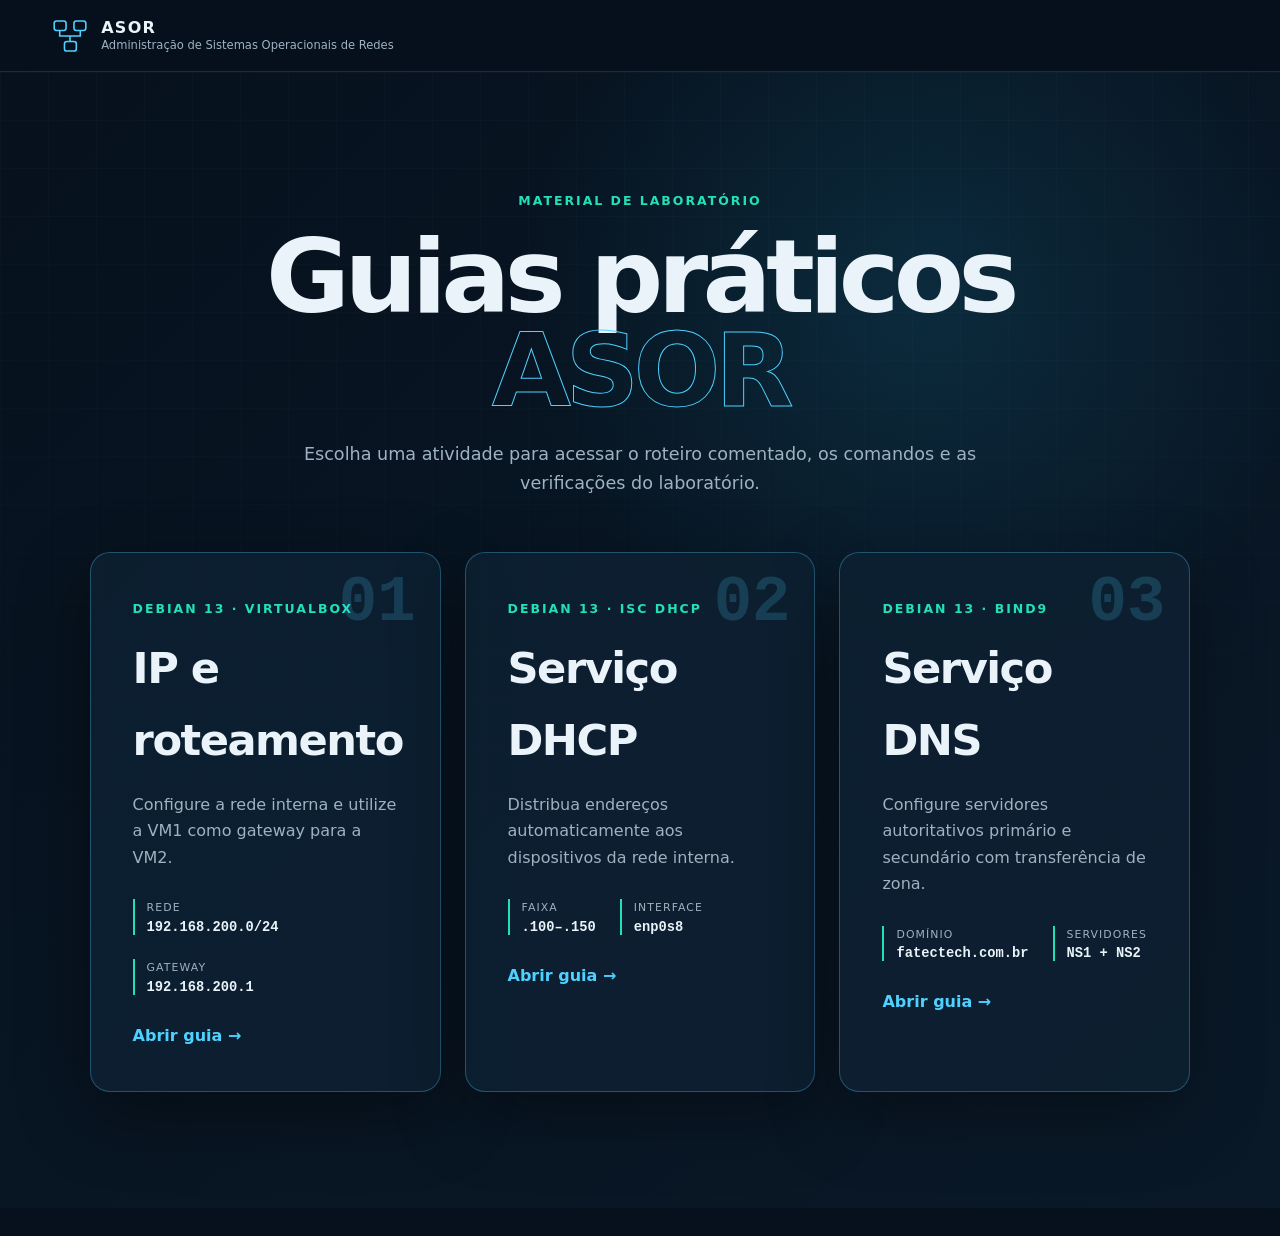
<file: docs/index.html>
<!doctype html>
<html lang="pt-BR">
<head>
<meta charset="utf-8">
<meta name="viewport" content="width=device-width, initial-scale=1">
<meta name="theme-color" content="#06111d">
<meta name="description" content="Guias práticos da disciplina Administração de Sistemas Operacionais de Redes.">
<title>Guias ASOR</title>
<link rel="canonical" href="https://asor.tmferreira.tec.br/">
<link rel="stylesheet" href="style.css">
</head>
<body>
<header class="site-header">
<a class="brand" href="./"><span class="brand-mark" aria-hidden="true"><svg viewBox="0 0 48 48"><rect x="4" y="5" width="15" height="12" rx="3"/><rect x="29" y="5" width="15" height="12" rx="3"/><rect x="17" y="31" width="15" height="12" rx="3"/><path d="M11 17v7h26v-7M24 24v7"/></svg></span><span><strong>ASOR</strong><small>Administração de Sistemas Operacionais de Redes</small></span></a>
</header>
<main class="guide-home">
<div class="hero-grid" aria-hidden="true"></div>
<section class="guide-home-intro">
<span class="eyebrow">MATERIAL DE LABORATÓRIO</span>
<h1>Guias práticos<br><span>ASOR</span></h1>
<p>Escolha uma atividade para acessar o roteiro comentado, os comandos e as verificações do laboratório.</p>
</section>
<section class="guide-grid" aria-label="Guias disponíveis">
<a class="guide-card" href="networking/"><span class="guide-card-number">01</span><span class="eyebrow">DEBIAN 13 · VIRTUALBOX</span><h2>IP e roteamento</h2><p>Configure a rede interna e utilize a VM1 como gateway para a VM2.</p><dl><div><dt>Rede</dt><dd>192.168.200.0/24</dd></div><div><dt>Gateway</dt><dd>192.168.200.1</dd></div></dl><strong>Abrir guia →</strong></a>
<a class="guide-card" href="dhcp/"><span class="guide-card-number">02</span><span class="eyebrow">DEBIAN 13 · ISC DHCP</span><h2>Serviço DHCP</h2><p>Distribua endereços automaticamente aos dispositivos da rede interna.</p><dl><div><dt>Faixa</dt><dd>.100–.150</dd></div><div><dt>Interface</dt><dd>enp0s8</dd></div></dl><strong>Abrir guia →</strong></a>
<a class="guide-card" href="dns/"><span class="guide-card-number">03</span><span class="eyebrow">DEBIAN 13 · BIND9</span><h2>Serviço DNS</h2><p>Configure servidores autoritativos primário e secundário com transferência de zona.</p><dl><div><dt>Domínio</dt><dd>fatectech.com.br</dd></div><div><dt>Servidores</dt><dd>NS1 + NS2</dd></div></dl><strong>Abrir guia →</strong></a>
</section>
</main>
</body>
</html>
</file>
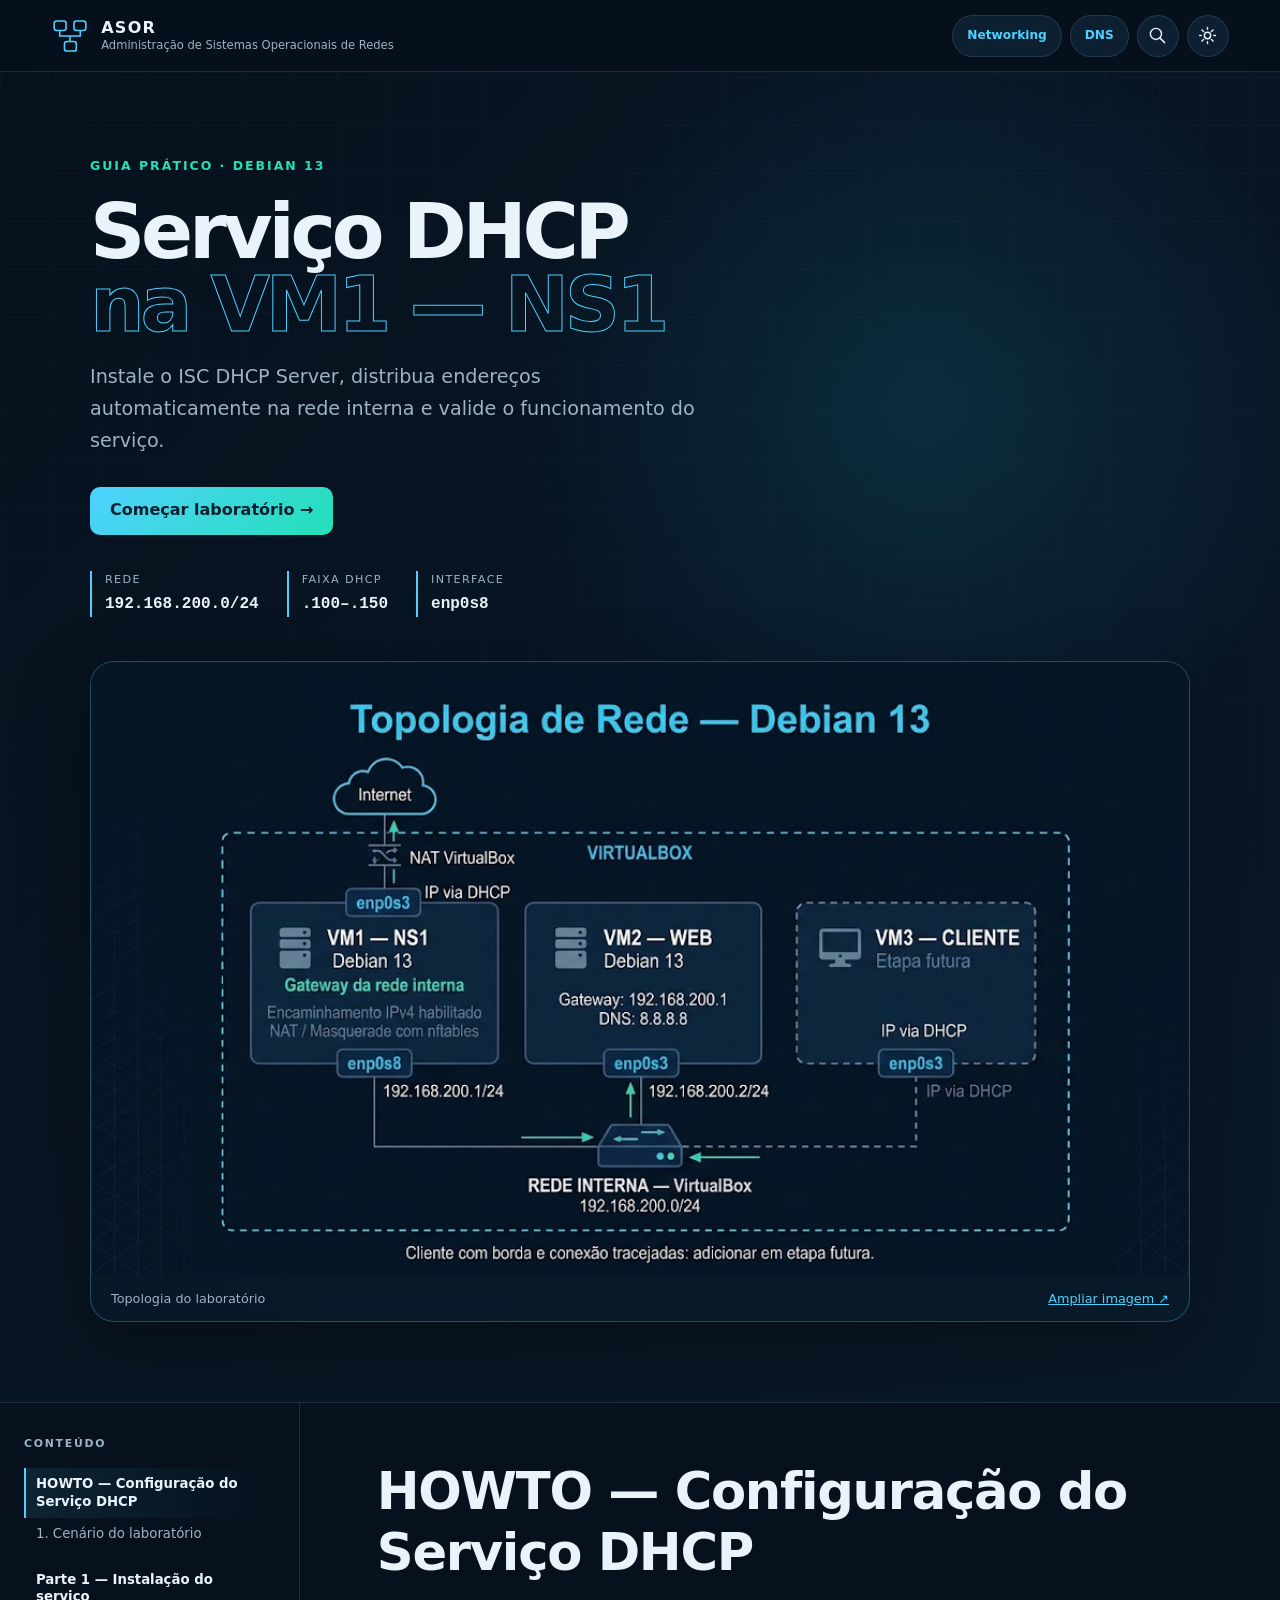
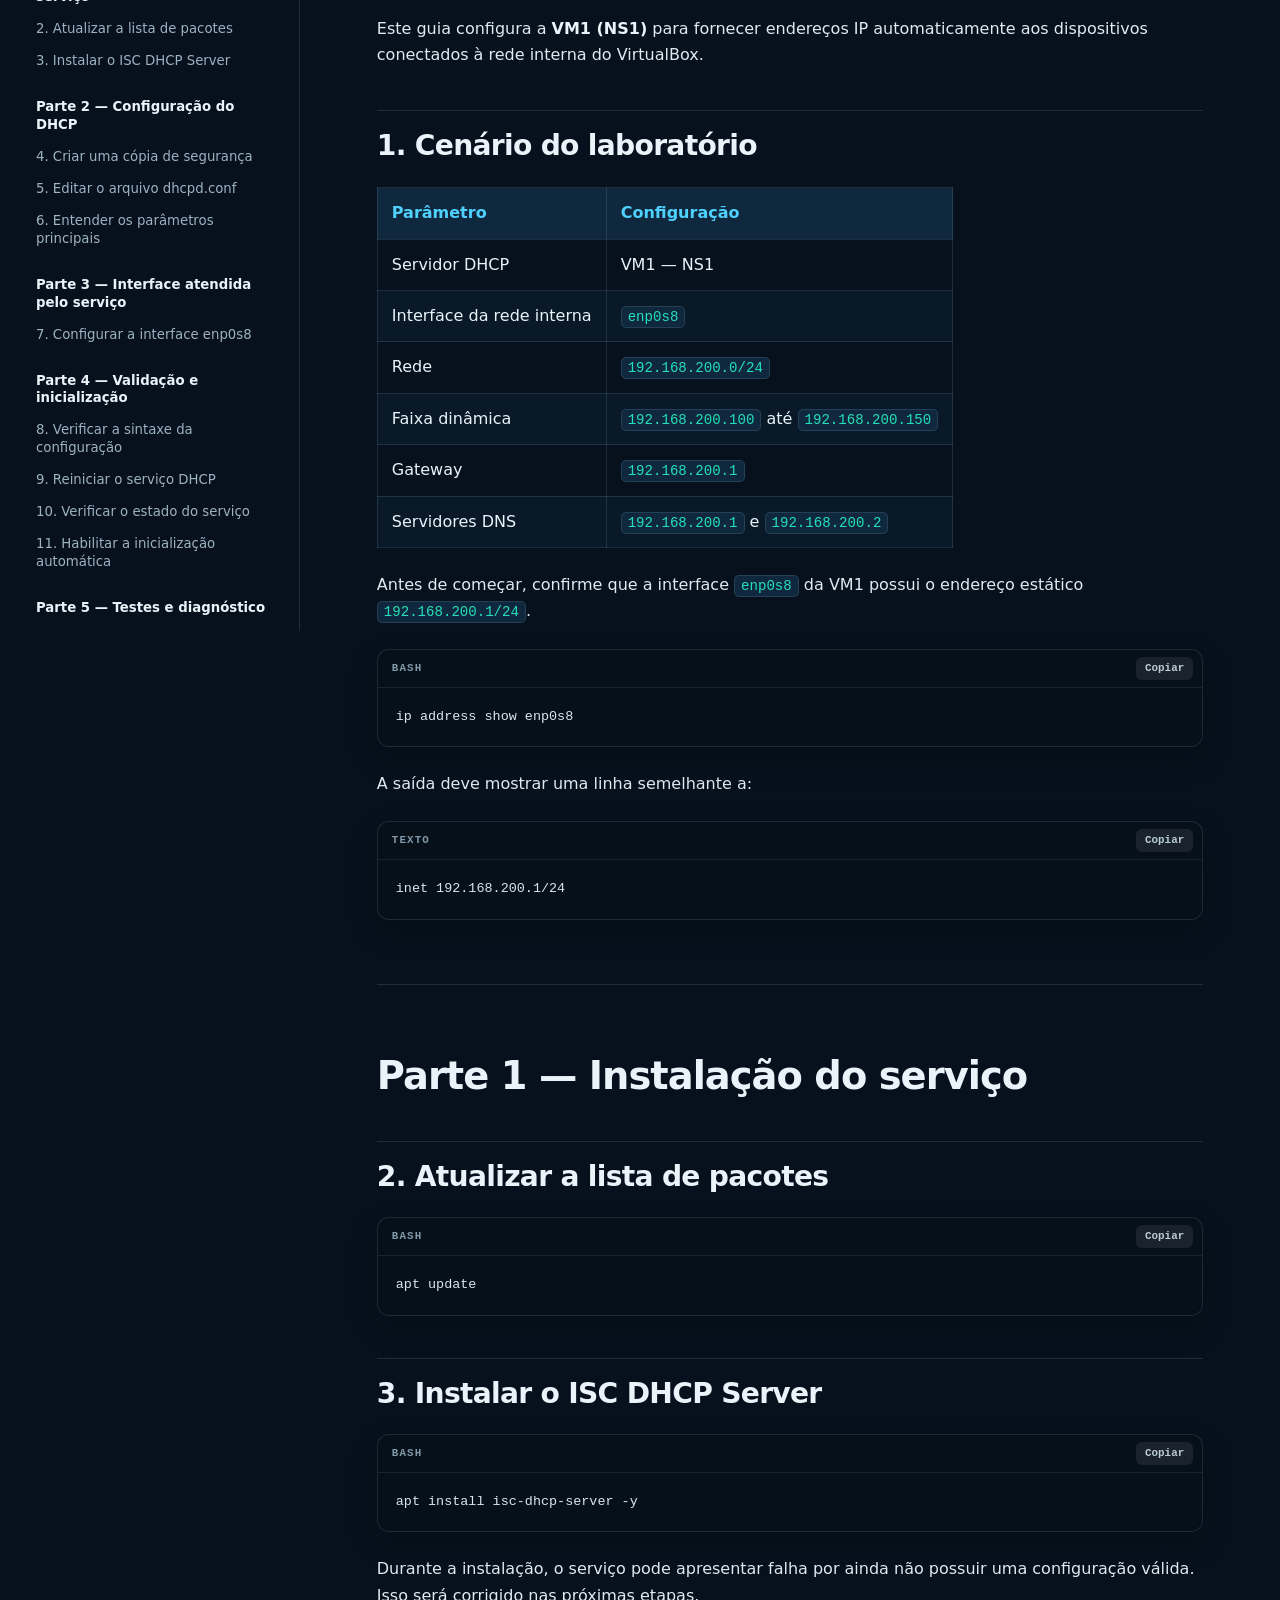
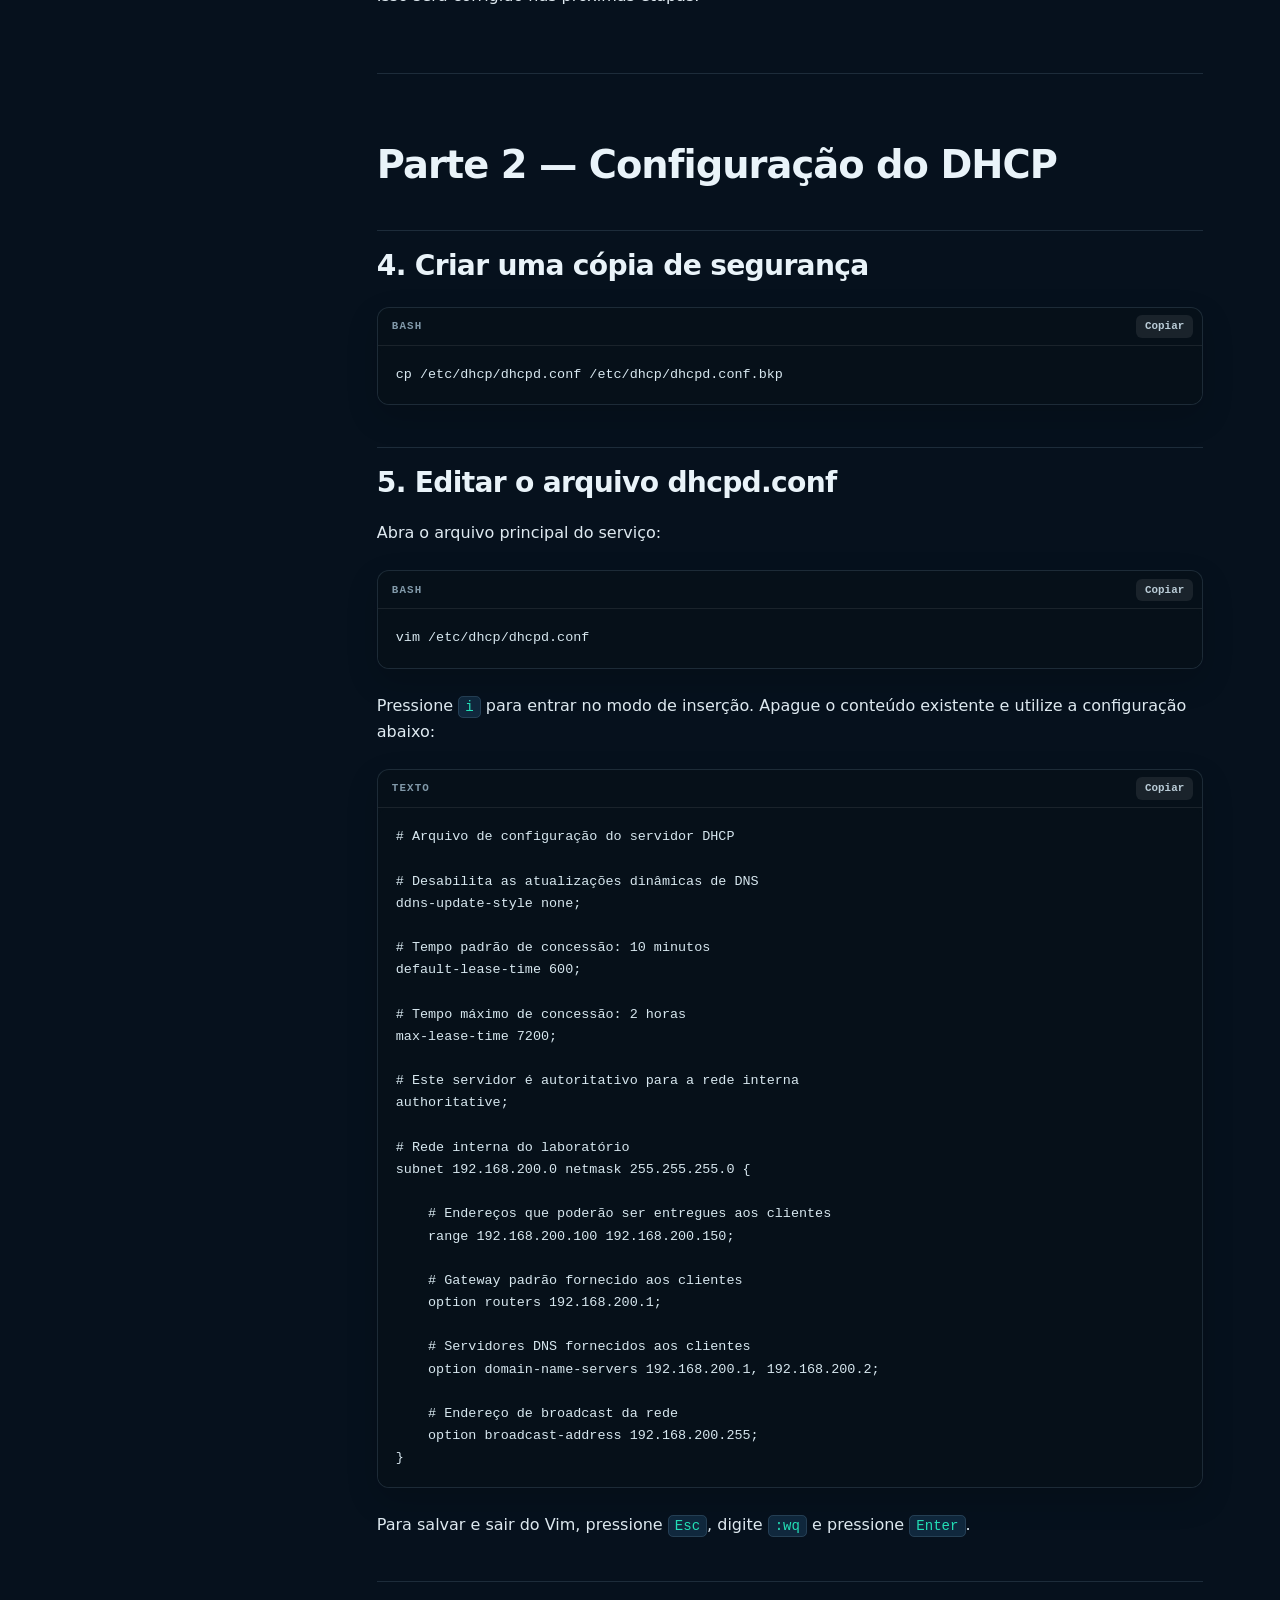
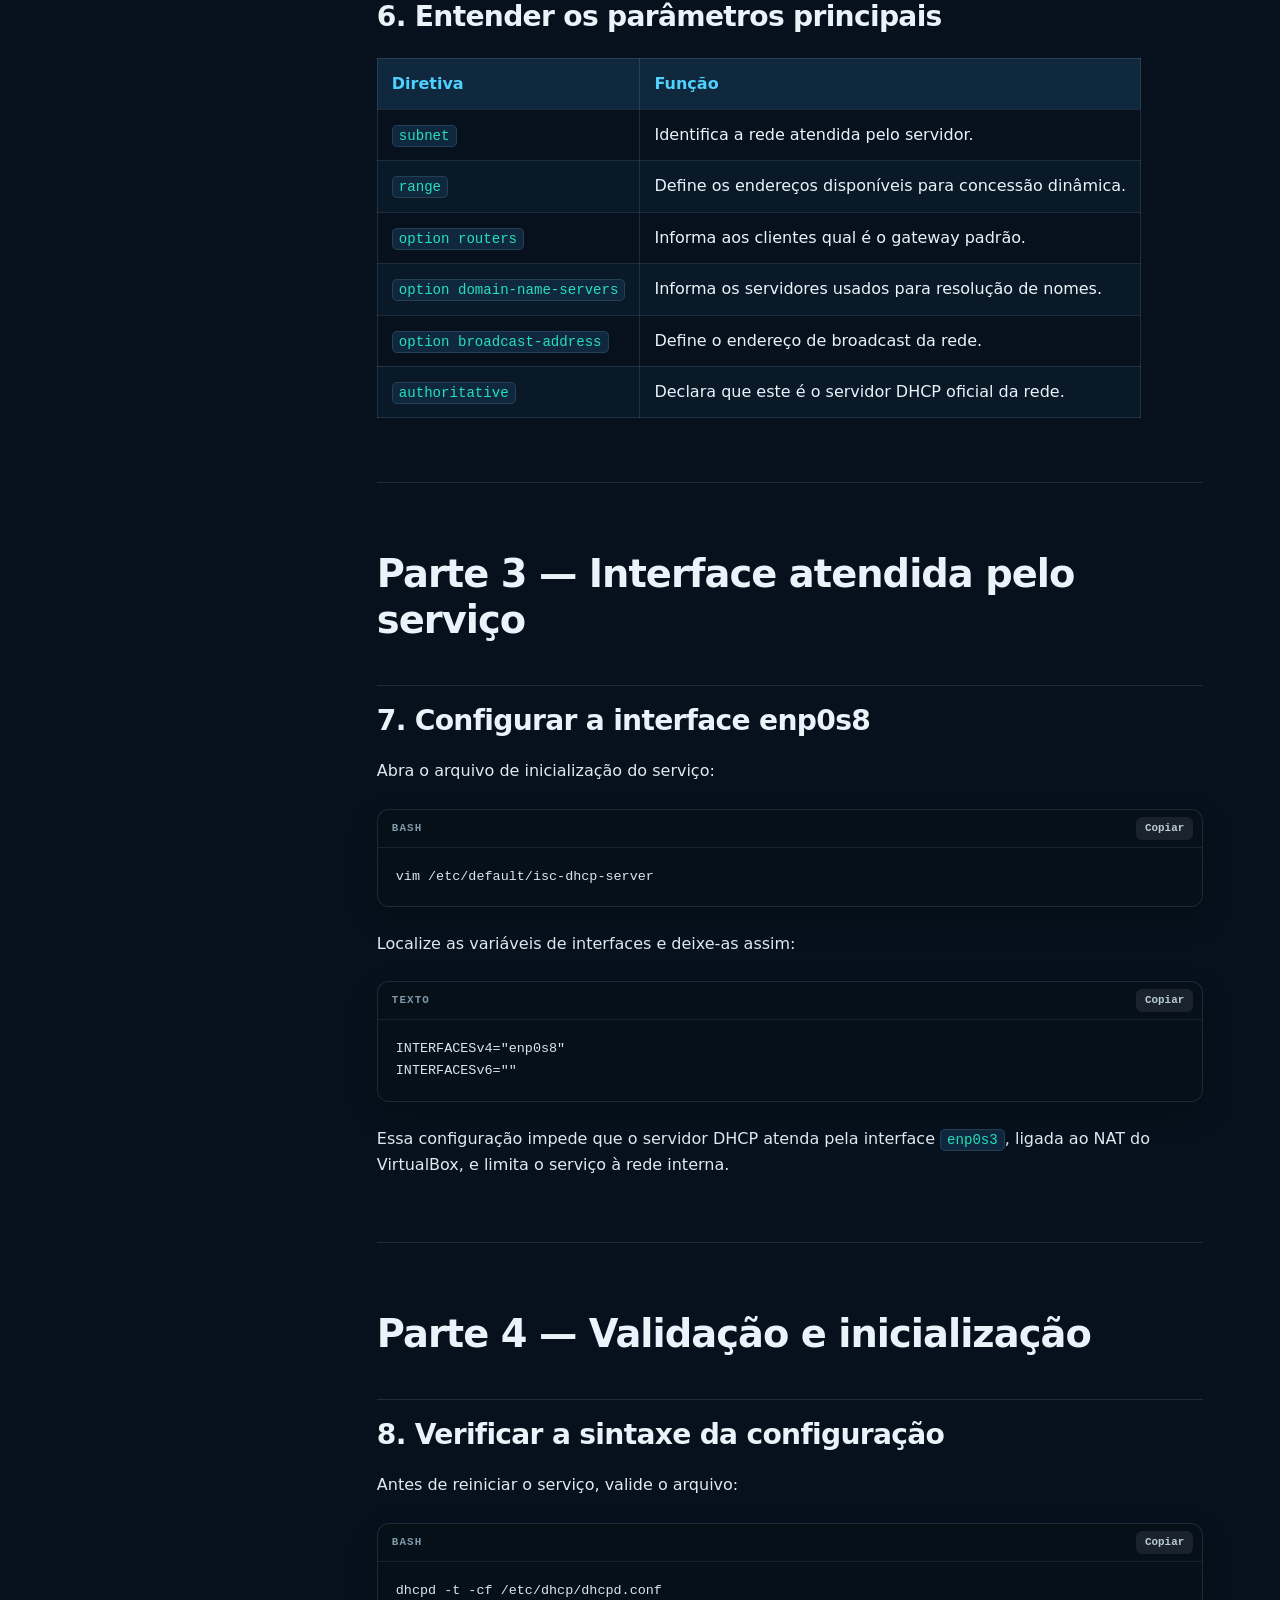
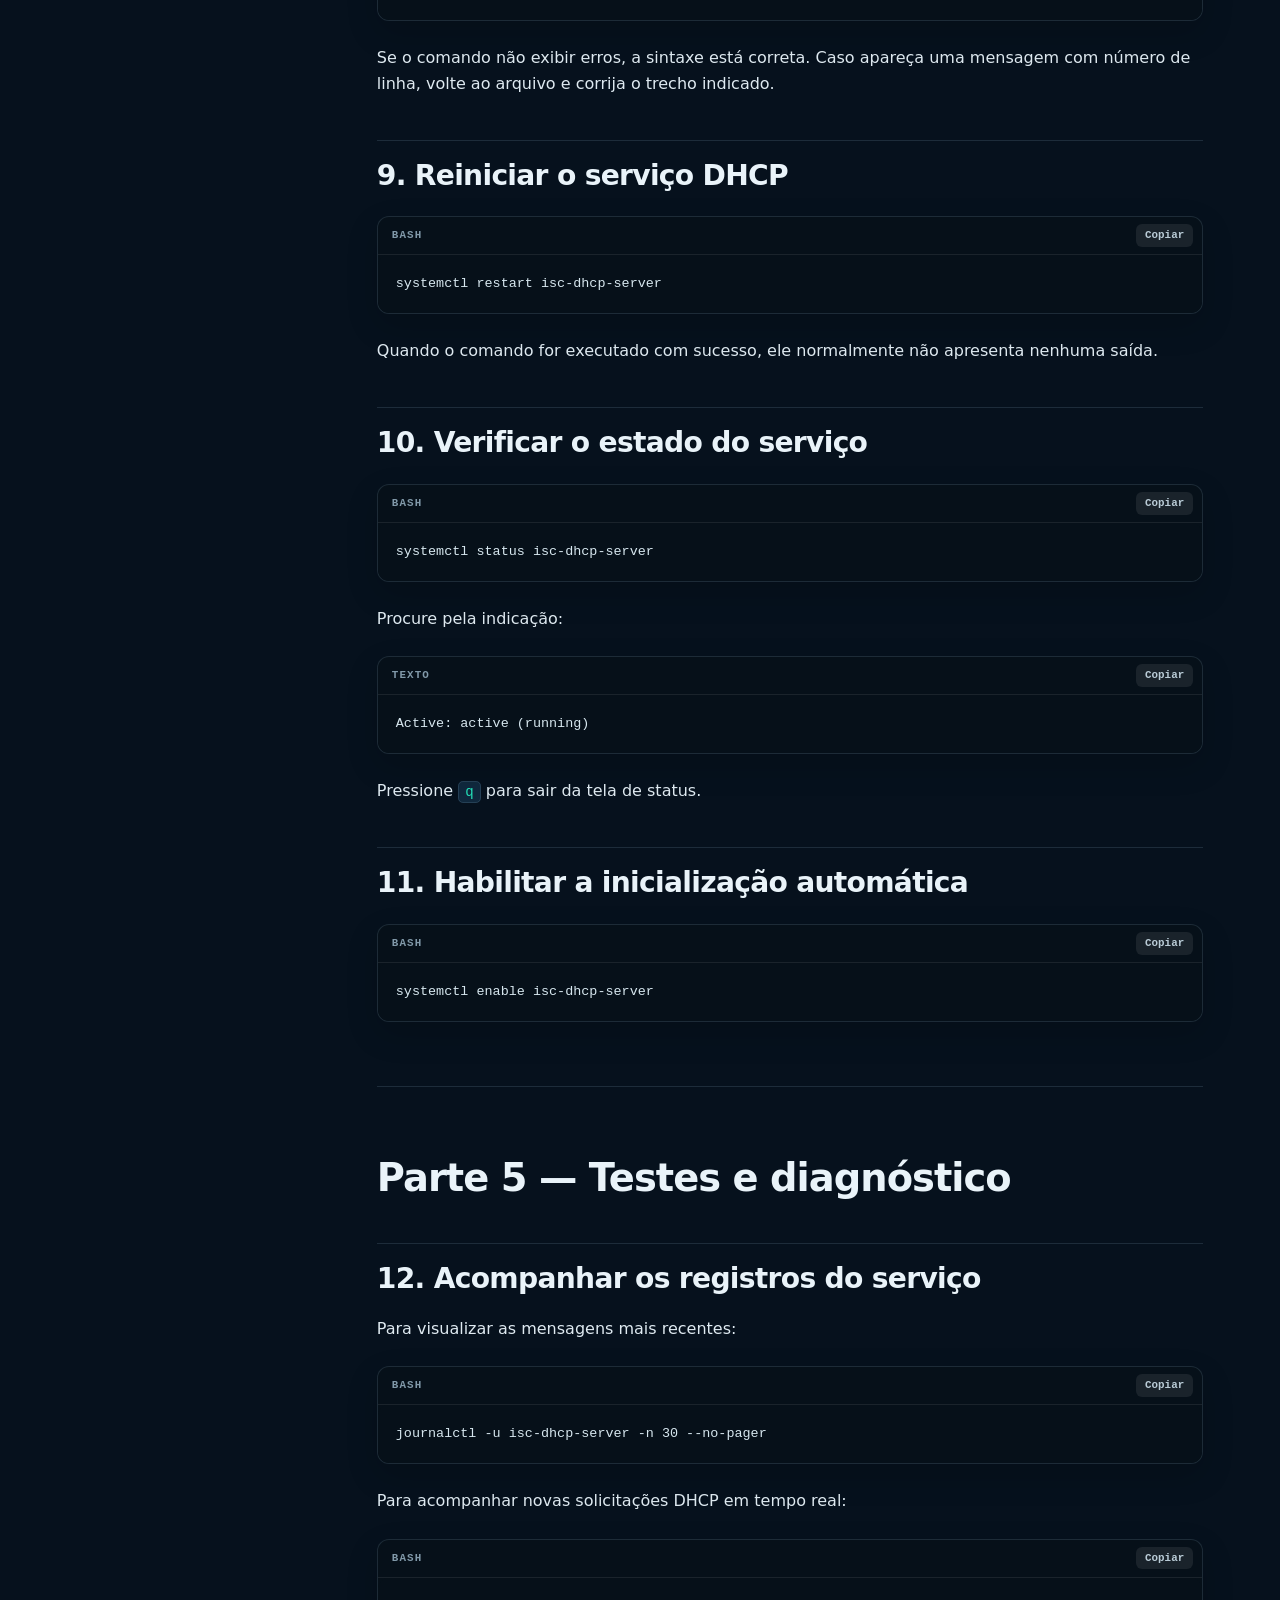
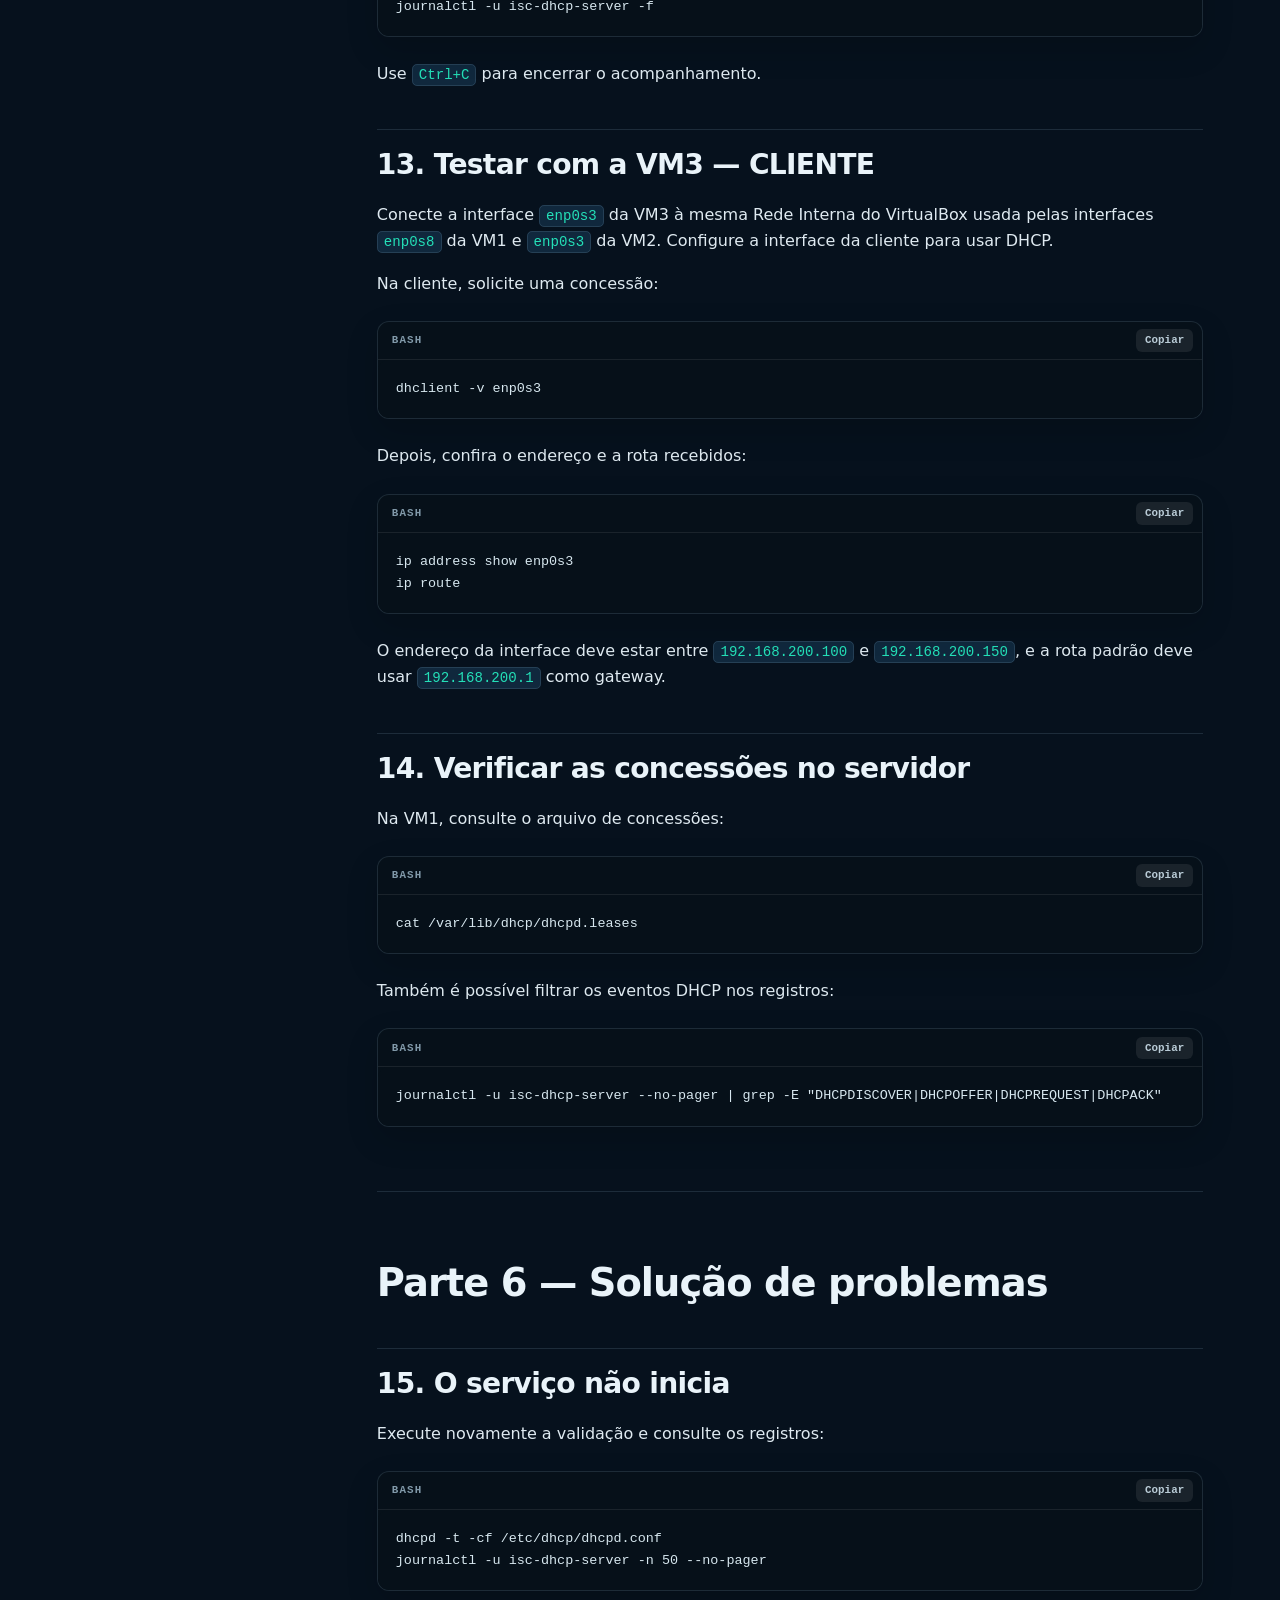
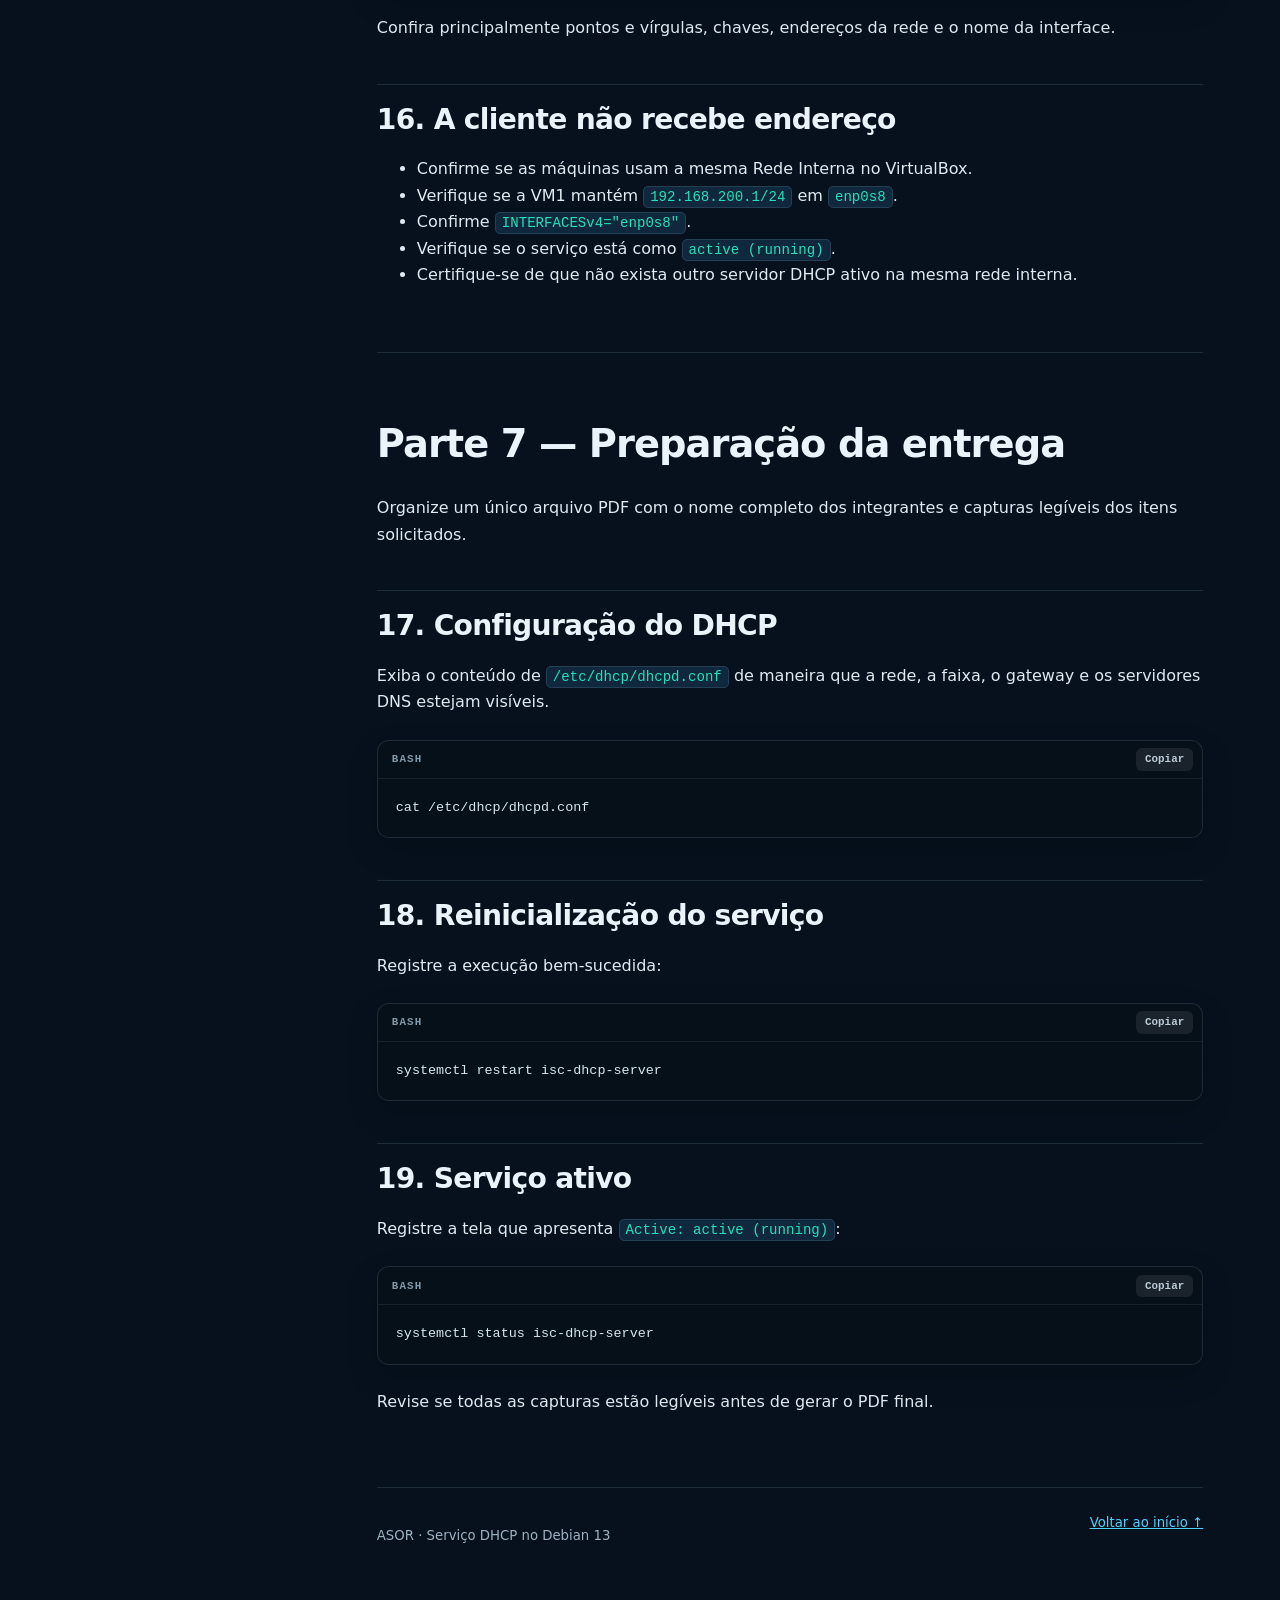
<file: docs/dhcp/index.html>
<!doctype html>
<html lang="pt-BR">
<head>
<meta charset="utf-8">
<meta name="viewport" content="width=device-width, initial-scale=1">
<meta name="theme-color" content="#06111d">
<meta name="description" content="HOWTO para instalar e configurar o servidor DHCP na VM1 NS1 com Debian 13.">
<title>Serviço DHCP no Debian 13 | ASOR</title>
<link rel="canonical" href="https://asor.tmferreira.tec.br/dhcp/">
<link rel="stylesheet" href="../style.css">
<script src="../app.js" defer></script>
</head>
<body>
<a class="skip-link" href="#guide">Pular para o conteúdo</a>
<div class="reading-progress" aria-hidden="true"><span id="reading-progress"></span></div>
<header class="site-header">
<a class="brand" href="#inicio" aria-label="Voltar ao início do guia DHCP"><span class="brand-mark" aria-hidden="true"><svg viewBox="0 0 48 48"><rect x="4" y="5" width="15" height="12" rx="3"/><rect x="29" y="5" width="15" height="12" rx="3"/><rect x="17" y="31" width="15" height="12" rx="3"/><path d="M11 17v7h26v-7M24 24v7"/></svg></span><span><strong>ASOR</strong><small>Administração de Sistemas Operacionais de Redes</small></span></a>
<div class="header-actions"><a class="guide-link" href="../networking/">Networking</a><a class="guide-link" href="../dns/">DNS</a><button class="icon-button" id="search-button" type="button" aria-label="Pesquisar no guia" title="Pesquisar (Ctrl+K)"><svg viewBox="0 0 24 24" aria-hidden="true"><circle cx="10" cy="10" r="7"/><path d="m15 15 6 6"/></svg></button><button class="icon-button" id="theme-button" type="button" aria-label="Ativar tema claro" title="Alternar tema"><svg viewBox="0 0 24 24" aria-hidden="true"><circle cx="12" cy="12" r="4"/><path d="M12 2v2m0 16v2M2 12h2m16 0h2M5 5l2 2m10 10 2 2M5 19l2-2M17 7l2-2"/></svg></button></div>
</header>

<section class="hero" id="inicio" aria-labelledby="hero-title">
<div class="hero-grid" aria-hidden="true"></div>
<div class="hero-content">
<span class="eyebrow">GUIA PRÁTICO · DEBIAN 13</span>
<h1 id="hero-title">Serviço DHCP<br><span>na VM1 — NS1</span></h1>
<p>Instale o ISC DHCP Server, distribua endereços automaticamente na rede interna e valide o funcionamento do serviço.</p>
<div class="hero-actions"><a class="primary-button" href="#cenario-do-laboratorio">Começar laboratório <span aria-hidden="true">&nbsp;→</span></a></div>
<dl class="hero-stats"><div><dt>Rede</dt><dd>192.168.200.0/24</dd></div><div><dt>Faixa DHCP</dt><dd>.100–.150</dd></div><div><dt>Interface</dt><dd>enp0s8</dd></div></dl>
</div>
<figure class="network-card topology-image">
<a href="../assets/topologia-debian13.png" target="_blank" rel="noopener" aria-label="Abrir topologia de rede em tamanho original"><img src="../assets/topologia-debian13.png" alt="Topologia do laboratório: VM1 NS1 oferece DHCP pela interface enp0s8 à rede interna 192.168.200.0/24." width="1024" height="572" fetchpriority="high"></a>
<figcaption>Topologia do laboratório <a href="../assets/topologia-debian13.png" target="_blank" rel="noopener">Ampliar imagem ↗</a></figcaption>
</figure>
</section>

<div class="page-shell">
<aside class="sidebar" id="sidebar" aria-label="Navegação do guia"><div class="sidebar-heading"><span>CONTEÚDO</span><button class="close-sidebar" id="close-sidebar" type="button" aria-label="Fechar sumário">×</button></div><nav id="table-of-contents"></nav></aside>
<main class="content-column">
<button class="mobile-menu" id="mobile-menu" type="button" aria-controls="sidebar" aria-expanded="false">☰ &nbsp; Sumário</button>
<article class="markdown-body" id="guide">
<h1 id="howto-configuracao-do-servico-dhcp">HOWTO — Configuração do Serviço DHCP</h1>
<p>Este guia configura a <strong>VM1 (NS1)</strong> para fornecer endereços IP automaticamente aos dispositivos conectados à rede interna do VirtualBox.</p>
<h2 id="cenario-do-laboratorio">1. Cenário do laboratório</h2>
<table>
<thead>
<tr>
<th>Parâmetro</th>
<th>Configuração</th>
</tr>
</thead>
<tbody>
<tr>
<td>Servidor DHCP</td>
<td>VM1 — NS1</td>
</tr>
<tr>
<td>Interface da rede interna</td>
<td><code>enp0s8</code></td>
</tr>
<tr>
<td>Rede</td>
<td><code>192.168.200.0/24</code></td>
</tr>
<tr>
<td>Faixa dinâmica</td>
<td><code>192.168.200.100</code> até <code>192.168.200.150</code></td>
</tr>
<tr>
<td>Gateway</td>
<td><code>192.168.200.1</code></td>
</tr>
<tr>
<td>Servidores DNS</td>
<td><code>192.168.200.1</code> e <code>192.168.200.2</code></td>
</tr>
</tbody>
</table>
<p>Antes de começar, confirme que a interface <code>enp0s8</code> da VM1 possui o endereço estático <code>192.168.200.1/24</code>.</p>
<pre><code class="language-bash">ip address show enp0s8
</code></pre>
<p>A saída deve mostrar uma linha semelhante a:</p>
<pre><code class="language-text">inet 192.168.200.1/24
</code></pre>
<hr />
<h1 id="parte-1-instalacao-do-servico">Parte 1 — Instalação do serviço</h1>
<h2 id="atualizar-a-lista-de-pacotes">2. Atualizar a lista de pacotes</h2>
<pre><code class="language-bash">apt update
</code></pre>
<h2 id="instalar-o-isc-dhcp-server">3. Instalar o ISC DHCP Server</h2>
<pre><code class="language-bash">apt install isc-dhcp-server -y
</code></pre>
<p>Durante a instalação, o serviço pode apresentar falha por ainda não possuir uma configuração válida. Isso será corrigido nas próximas etapas.</p>
<hr />
<h1 id="parte-2-configuracao-do-dhcp">Parte 2 — Configuração do DHCP</h1>
<h2 id="criar-uma-copia-de-seguranca">4. Criar uma cópia de segurança</h2>
<pre><code class="language-bash">cp /etc/dhcp/dhcpd.conf /etc/dhcp/dhcpd.conf.bkp
</code></pre>
<h2 id="editar-o-arquivo-dhcpd.conf">5. Editar o arquivo dhcpd.conf</h2>
<p>Abra o arquivo principal do serviço:</p>
<pre><code class="language-bash">vim /etc/dhcp/dhcpd.conf
</code></pre>
<p>Pressione <code>i</code> para entrar no modo de inserção. Apague o conteúdo existente e utilize a configuração abaixo:</p>
<pre><code class="language-text"># Arquivo de configuração do servidor DHCP

# Desabilita as atualizações dinâmicas de DNS
ddns-update-style none;

# Tempo padrão de concessão: 10 minutos
default-lease-time 600;

# Tempo máximo de concessão: 2 horas
max-lease-time 7200;

# Este servidor é autoritativo para a rede interna
authoritative;

# Rede interna do laboratório
subnet 192.168.200.0 netmask 255.255.255.0 {

    # Endereços que poderão ser entregues aos clientes
    range 192.168.200.100 192.168.200.150;

    # Gateway padrão fornecido aos clientes
    option routers 192.168.200.1;

    # Servidores DNS fornecidos aos clientes
    option domain-name-servers 192.168.200.1, 192.168.200.2;

    # Endereço de broadcast da rede
    option broadcast-address 192.168.200.255;
}
</code></pre>
<p>Para salvar e sair do Vim, pressione <code>Esc</code>, digite <code>:wq</code> e pressione <code>Enter</code>.</p>
<h2 id="entender-os-parametros-principais">6. Entender os parâmetros principais</h2>
<table>
<thead>
<tr>
<th>Diretiva</th>
<th>Função</th>
</tr>
</thead>
<tbody>
<tr>
<td><code>subnet</code></td>
<td>Identifica a rede atendida pelo servidor.</td>
</tr>
<tr>
<td><code>range</code></td>
<td>Define os endereços disponíveis para concessão dinâmica.</td>
</tr>
<tr>
<td><code>option routers</code></td>
<td>Informa aos clientes qual é o gateway padrão.</td>
</tr>
<tr>
<td><code>option domain-name-servers</code></td>
<td>Informa os servidores usados para resolução de nomes.</td>
</tr>
<tr>
<td><code>option broadcast-address</code></td>
<td>Define o endereço de broadcast da rede.</td>
</tr>
<tr>
<td><code>authoritative</code></td>
<td>Declara que este é o servidor DHCP oficial da rede.</td>
</tr>
</tbody>
</table>
<hr />
<h1 id="parte-3-interface-atendida-pelo-servico">Parte 3 — Interface atendida pelo serviço</h1>
<h2 id="configurar-a-interface-enp0s8">7. Configurar a interface enp0s8</h2>
<p>Abra o arquivo de inicialização do serviço:</p>
<pre><code class="language-bash">vim /etc/default/isc-dhcp-server
</code></pre>
<p>Localize as variáveis de interfaces e deixe-as assim:</p>
<pre><code class="language-text">INTERFACESv4=&quot;enp0s8&quot;
INTERFACESv6=&quot;&quot;
</code></pre>
<p>Essa configuração impede que o servidor DHCP atenda pela interface <code>enp0s3</code>, ligada ao NAT do VirtualBox, e limita o serviço à rede interna.</p>
<hr />
<h1 id="parte-4-validacao-e-inicializacao">Parte 4 — Validação e inicialização</h1>
<h2 id="verificar-a-sintaxe-da-configuracao">8. Verificar a sintaxe da configuração</h2>
<p>Antes de reiniciar o serviço, valide o arquivo:</p>
<pre><code class="language-bash">dhcpd -t -cf /etc/dhcp/dhcpd.conf
</code></pre>
<p>Se o comando não exibir erros, a sintaxe está correta. Caso apareça uma mensagem com número de linha, volte ao arquivo e corrija o trecho indicado.</p>
<h2 id="reiniciar-o-servico-dhcp">9. Reiniciar o serviço DHCP</h2>
<pre><code class="language-bash">systemctl restart isc-dhcp-server
</code></pre>
<p>Quando o comando for executado com sucesso, ele normalmente não apresenta nenhuma saída.</p>
<h2 id="verificar-o-estado-do-servico">10. Verificar o estado do serviço</h2>
<pre><code class="language-bash">systemctl status isc-dhcp-server
</code></pre>
<p>Procure pela indicação:</p>
<pre><code class="language-text">Active: active (running)
</code></pre>
<p>Pressione <code>q</code> para sair da tela de status.</p>
<h2 id="habilitar-a-inicializacao-automatica">11. Habilitar a inicialização automática</h2>
<pre><code class="language-bash">systemctl enable isc-dhcp-server
</code></pre>
<hr />
<h1 id="parte-5-testes-e-diagnostico">Parte 5 — Testes e diagnóstico</h1>
<h2 id="acompanhar-os-registros-do-servico">12. Acompanhar os registros do serviço</h2>
<p>Para visualizar as mensagens mais recentes:</p>
<pre><code class="language-bash">journalctl -u isc-dhcp-server -n 30 --no-pager
</code></pre>
<p>Para acompanhar novas solicitações DHCP em tempo real:</p>
<pre><code class="language-bash">journalctl -u isc-dhcp-server -f
</code></pre>
<p>Use <code>Ctrl+C</code> para encerrar o acompanhamento.</p>
<h2 id="testar-com-a-vm3-cliente">13. Testar com a VM3 — CLIENTE</h2>
<p>Conecte a interface <code>enp0s3</code> da VM3 à mesma Rede Interna do VirtualBox usada pelas interfaces <code>enp0s8</code> da VM1 e <code>enp0s3</code> da VM2. Configure a interface da cliente para usar DHCP.</p>
<p>Na cliente, solicite uma concessão:</p>
<pre><code class="language-bash">dhclient -v enp0s3
</code></pre>
<p>Depois, confira o endereço e a rota recebidos:</p>
<pre><code class="language-bash">ip address show enp0s3
ip route
</code></pre>
<p>O endereço da interface deve estar entre <code>192.168.200.100</code> e <code>192.168.200.150</code>, e a rota padrão deve usar <code>192.168.200.1</code> como gateway.</p>
<h2 id="verificar-as-concessoes-no-servidor">14. Verificar as concessões no servidor</h2>
<p>Na VM1, consulte o arquivo de concessões:</p>
<pre><code class="language-bash">cat /var/lib/dhcp/dhcpd.leases
</code></pre>
<p>Também é possível filtrar os eventos DHCP nos registros:</p>
<pre><code class="language-bash">journalctl -u isc-dhcp-server --no-pager | grep -E &quot;DHCPDISCOVER|DHCPOFFER|DHCPREQUEST|DHCPACK&quot;
</code></pre>
<hr />
<h1 id="parte-6-solucao-de-problemas">Parte 6 — Solução de problemas</h1>
<h2 id="o-servico-nao-inicia">15. O serviço não inicia</h2>
<p>Execute novamente a validação e consulte os registros:</p>
<pre><code class="language-bash">dhcpd -t -cf /etc/dhcp/dhcpd.conf
journalctl -u isc-dhcp-server -n 50 --no-pager
</code></pre>
<p>Confira principalmente pontos e vírgulas, chaves, endereços da rede e o nome da interface.</p>
<h2 id="a-cliente-nao-recebe-endereco">16. A cliente não recebe endereço</h2>
<ul>
<li>Confirme se as máquinas usam a mesma Rede Interna no VirtualBox.</li>
<li>Verifique se a VM1 mantém <code>192.168.200.1/24</code> em <code>enp0s8</code>.</li>
<li>Confirme <code>INTERFACESv4=&quot;enp0s8&quot;</code>.</li>
<li>Verifique se o serviço está como <code>active (running)</code>.</li>
<li>Certifique-se de que não exista outro servidor DHCP ativo na mesma rede interna.</li>
</ul>
<hr />
<h1 id="parte-7-preparacao-da-entrega">Parte 7 — Preparação da entrega</h1>
<p>Organize um único arquivo PDF com o nome completo dos integrantes e capturas legíveis dos itens solicitados.</p>
<h2 id="configuracao-do-dhcp">17. Configuração do DHCP</h2>
<p>Exiba o conteúdo de <code>/etc/dhcp/dhcpd.conf</code> de maneira que a rede, a faixa, o gateway e os servidores DNS estejam visíveis.</p>
<pre><code class="language-bash">cat /etc/dhcp/dhcpd.conf
</code></pre>
<h2 id="reinicializacao-do-servico">18. Reinicialização do serviço</h2>
<p>Registre a execução bem-sucedida:</p>
<pre><code class="language-bash">systemctl restart isc-dhcp-server
</code></pre>
<h2 id="servico-ativo">19. Serviço ativo</h2>
<p>Registre a tela que apresenta <code>Active: active (running)</code>:</p>
<pre><code class="language-bash">systemctl status isc-dhcp-server
</code></pre>
<p>Revise se todas as capturas estão legíveis antes de gerar o PDF final.</p>
</article>
<footer class="content-footer"><p>ASOR · Serviço DHCP no Debian 13</p><a href="#inicio">Voltar ao início ↑</a></footer>
</main>
</div>

<dialog id="search-dialog" aria-labelledby="search-title"><div class="search-input-row"><label id="search-title" class="sr-only" for="search-input">Pesquisar no guia</label><input id="search-input" type="search" placeholder="Pesquisar DHCP, interfaces ou comandos…" autocomplete="off"><button id="close-search" type="button" aria-label="Fechar pesquisa">Esc</button></div><div class="search-results" id="search-results"></div></dialog>
<div class="toast" id="toast" role="status" aria-live="polite"></div>
</body>
</html>
</file>
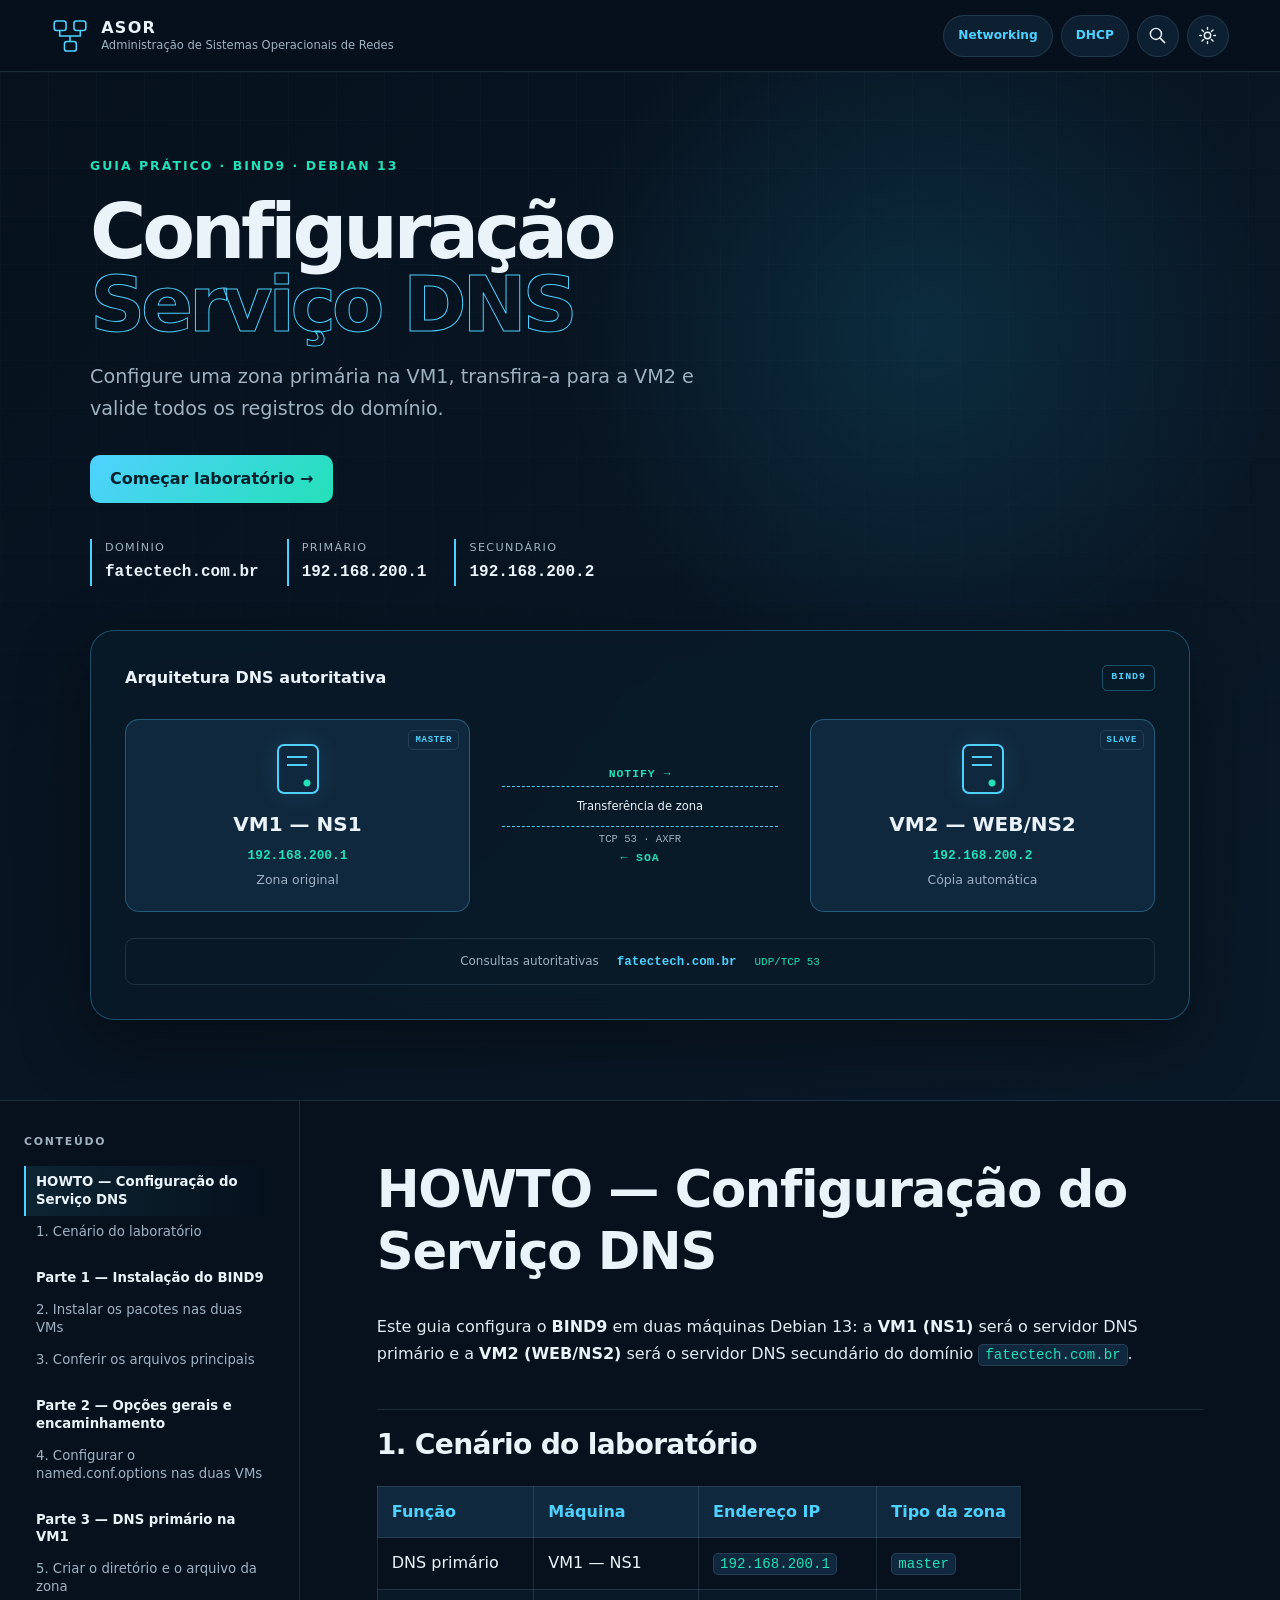
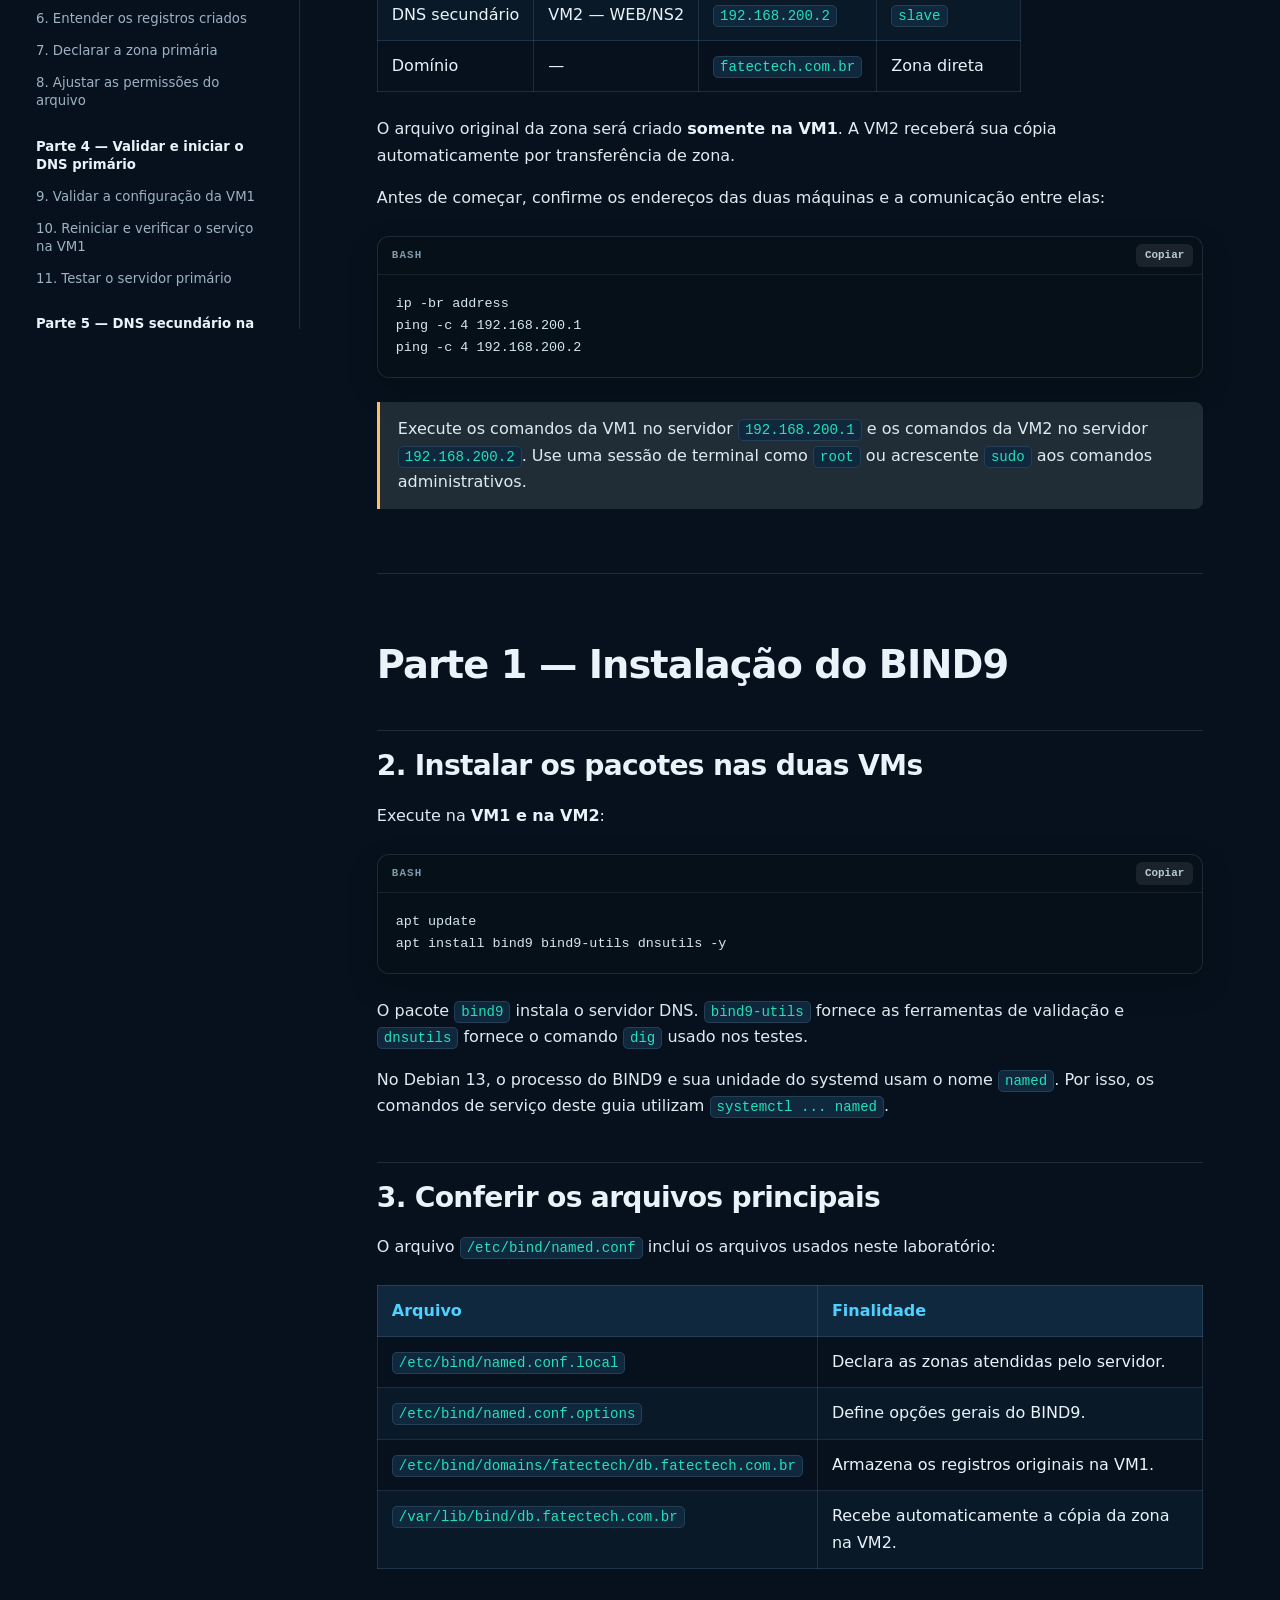
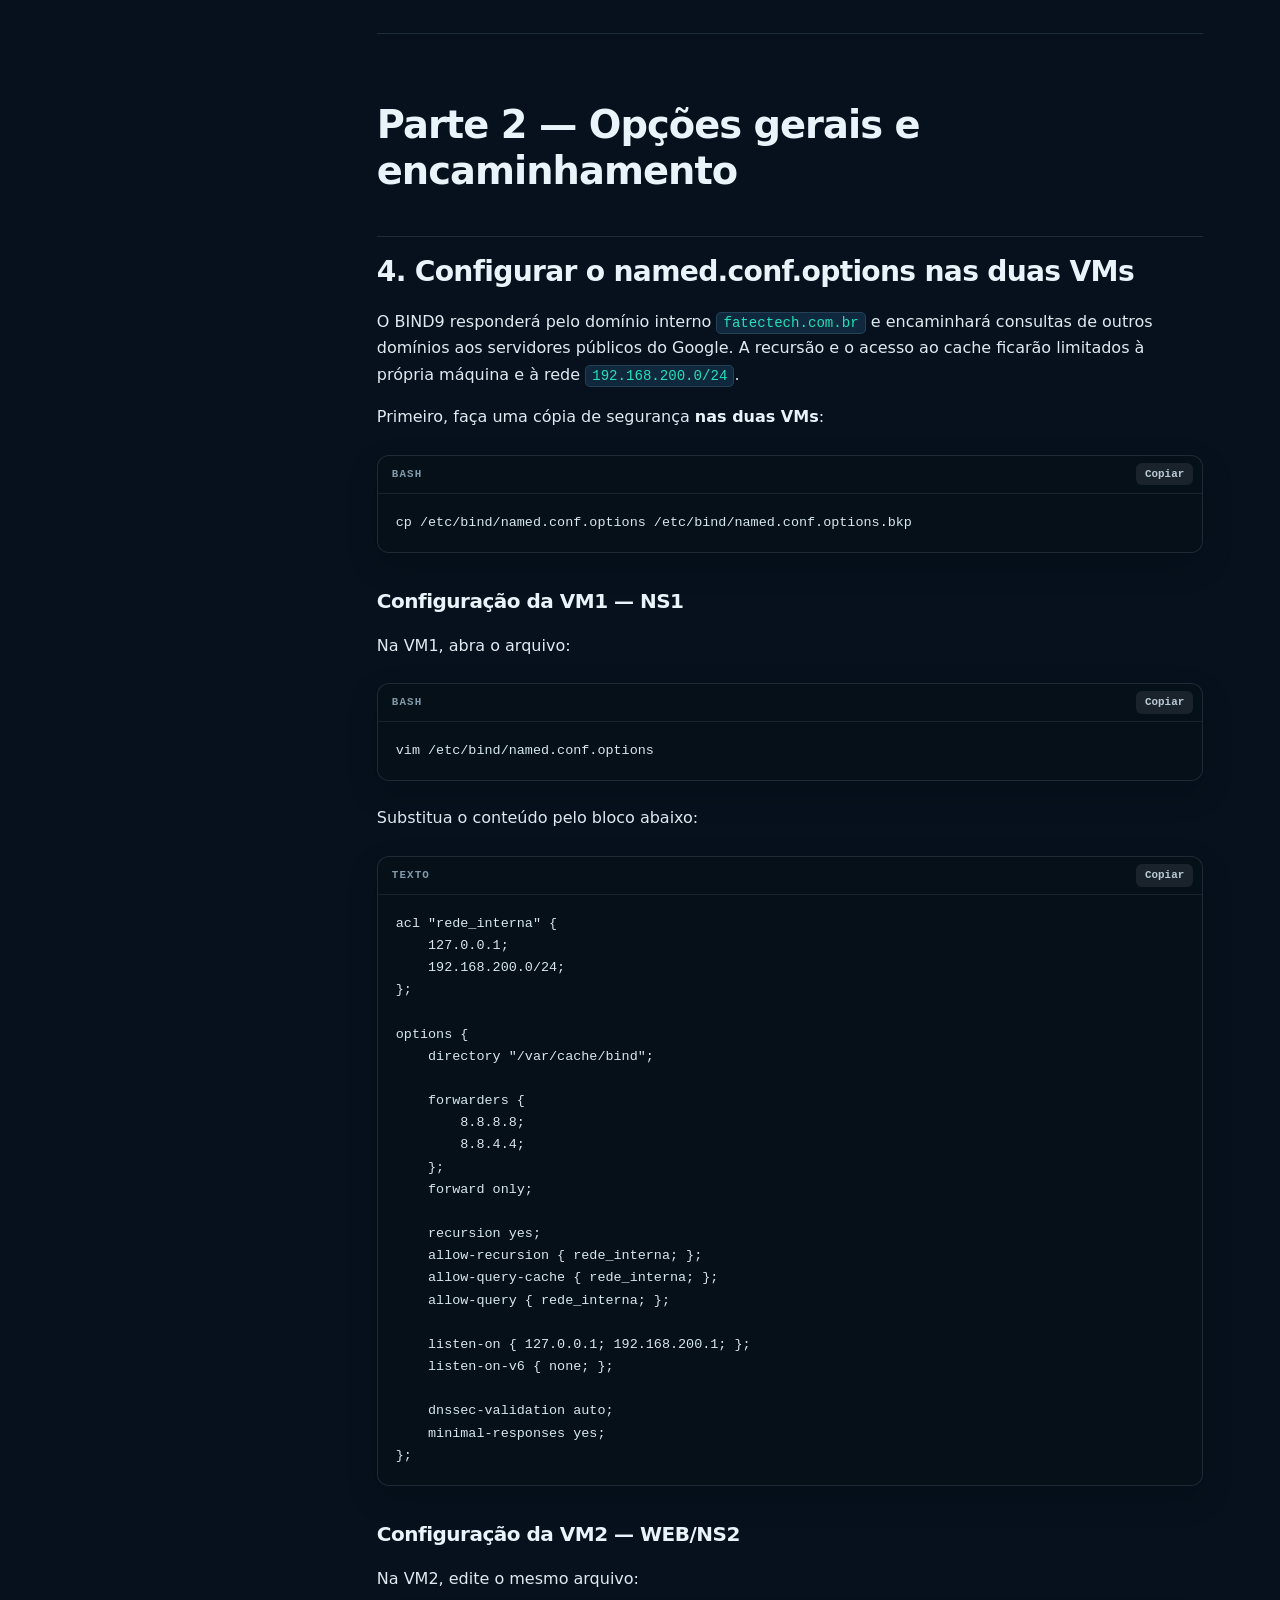
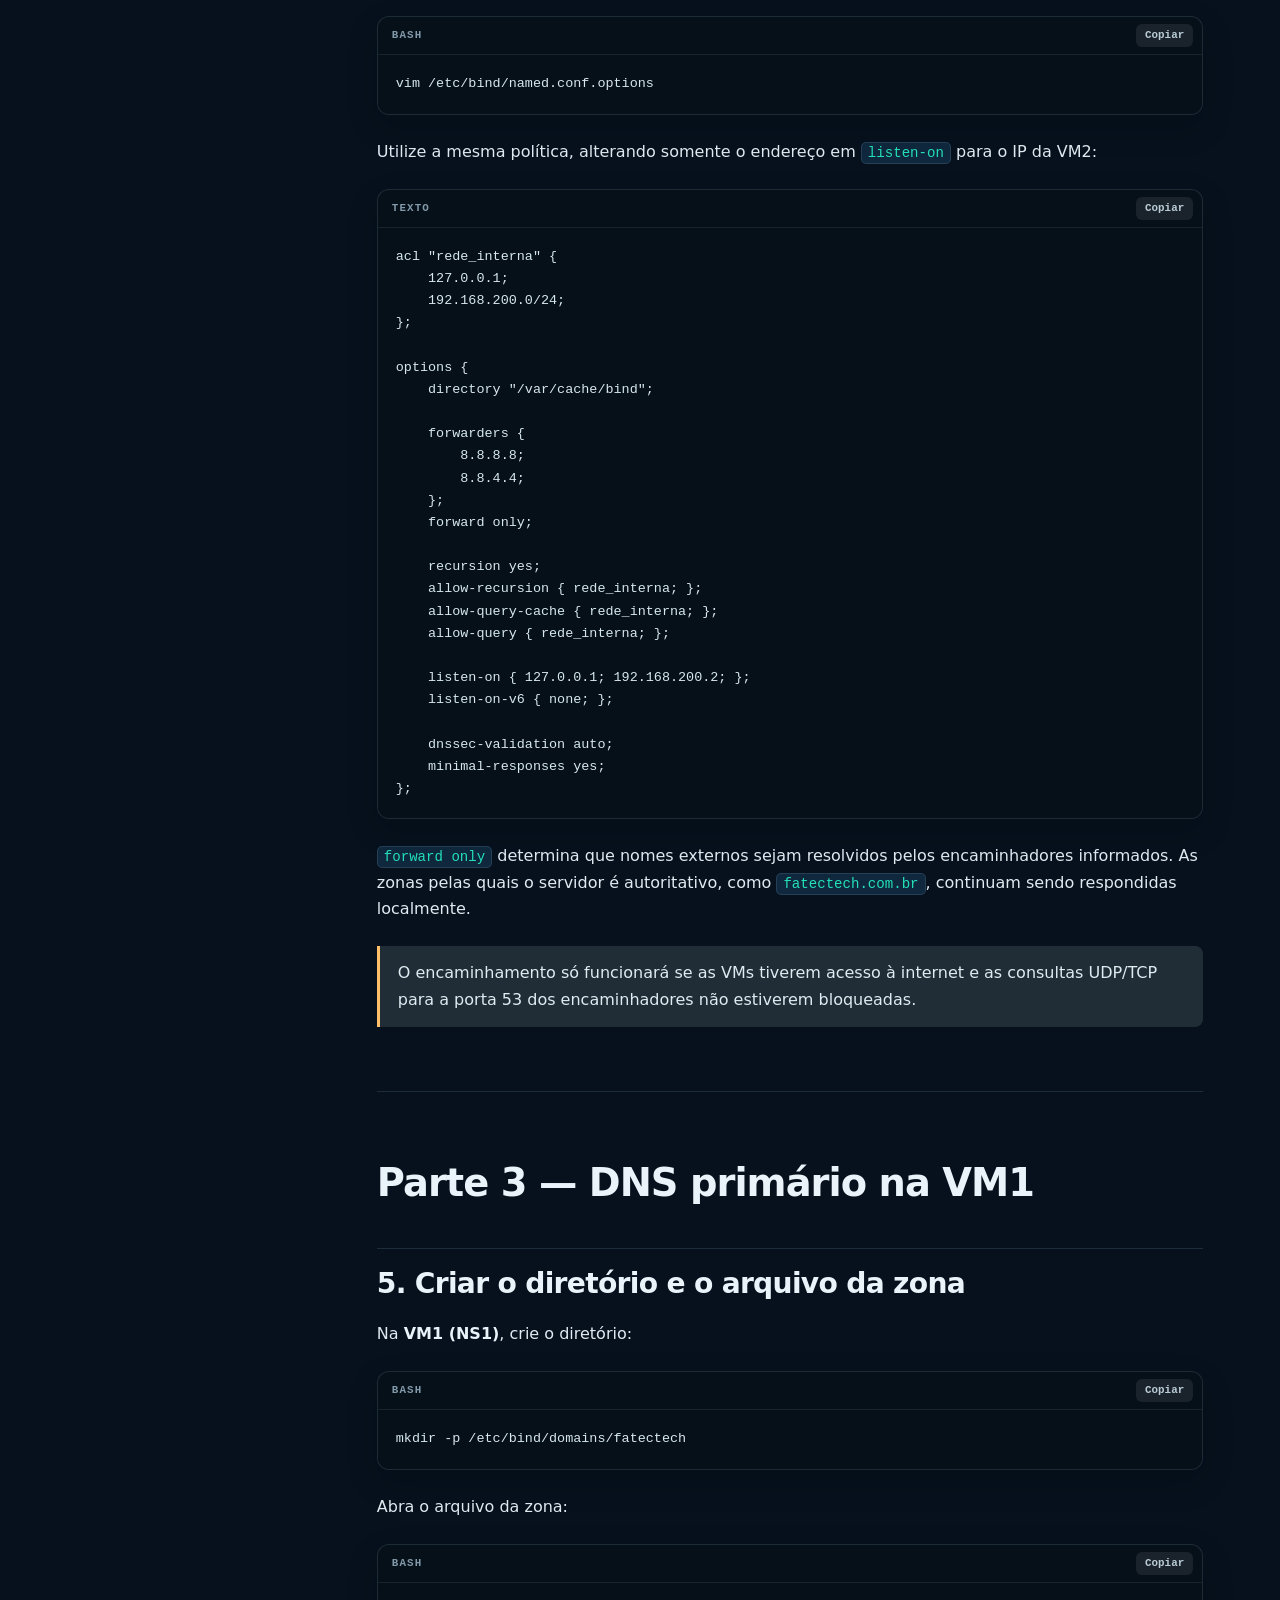
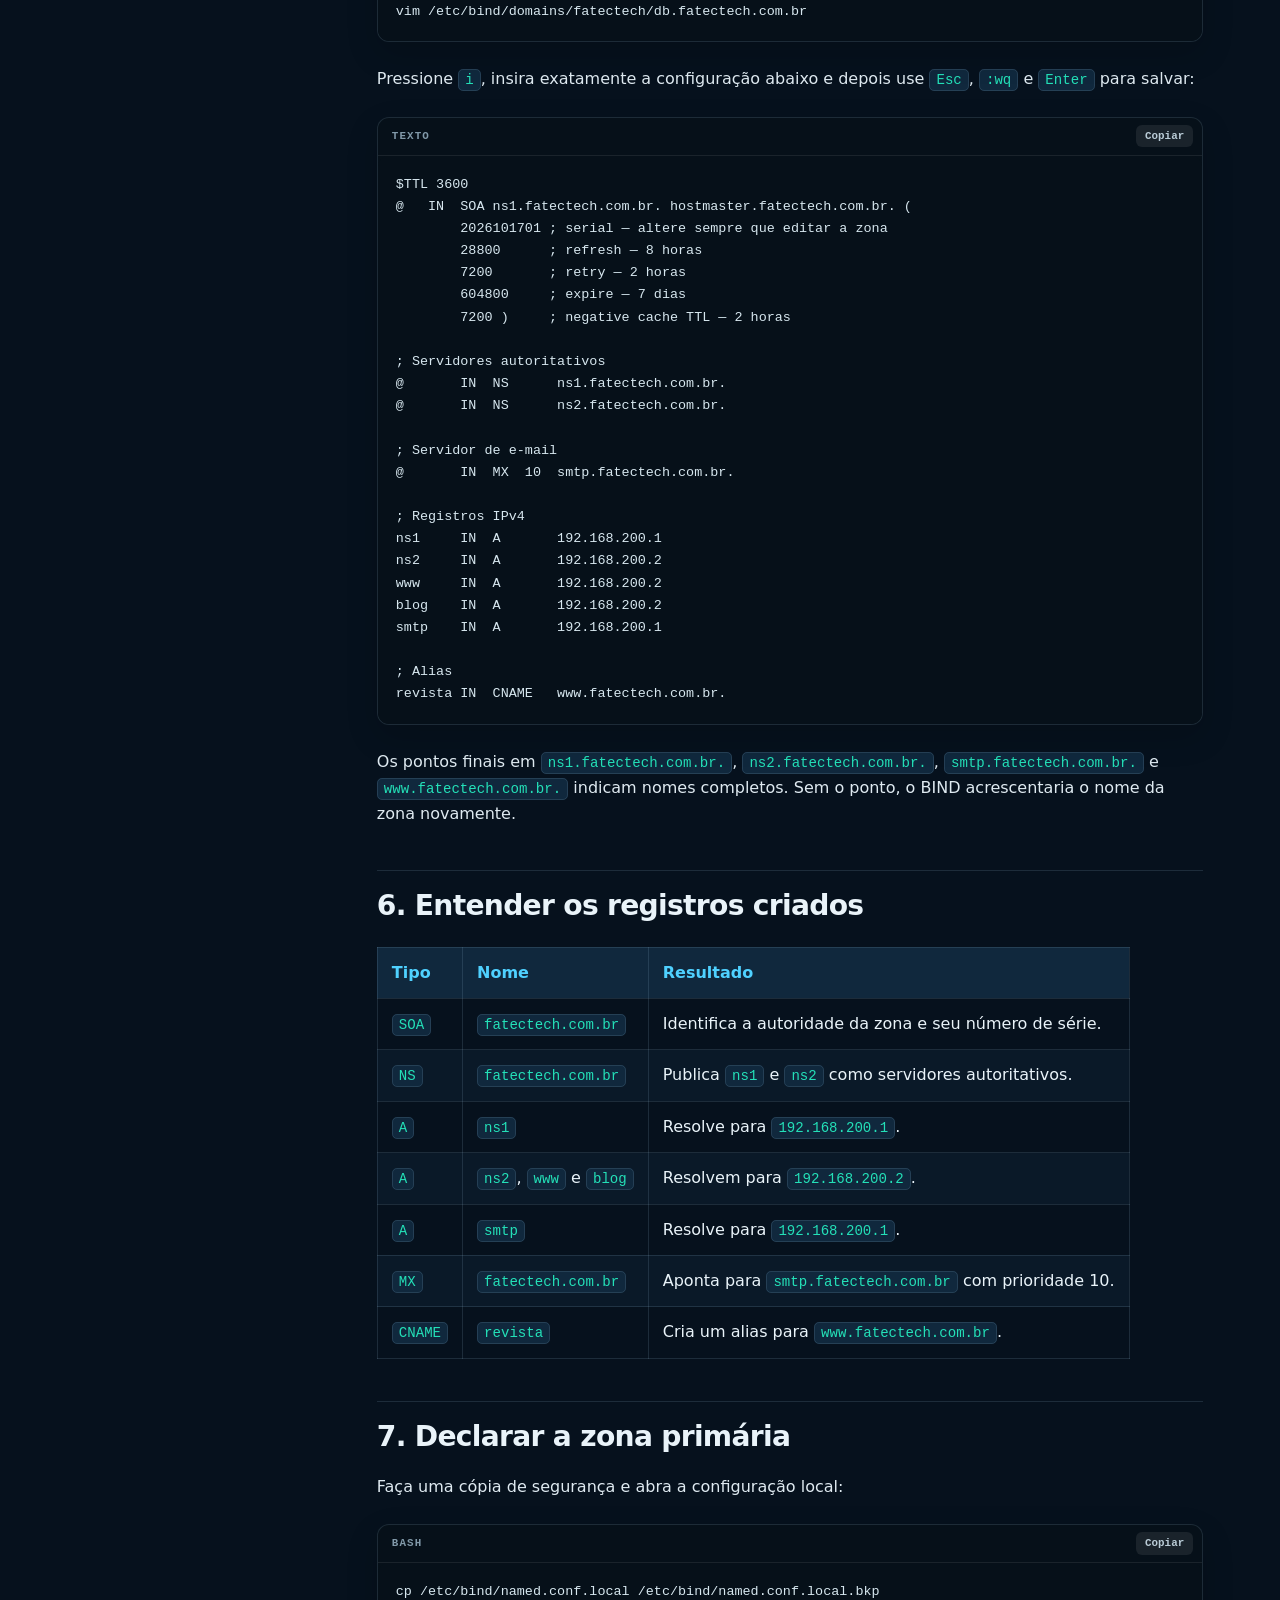
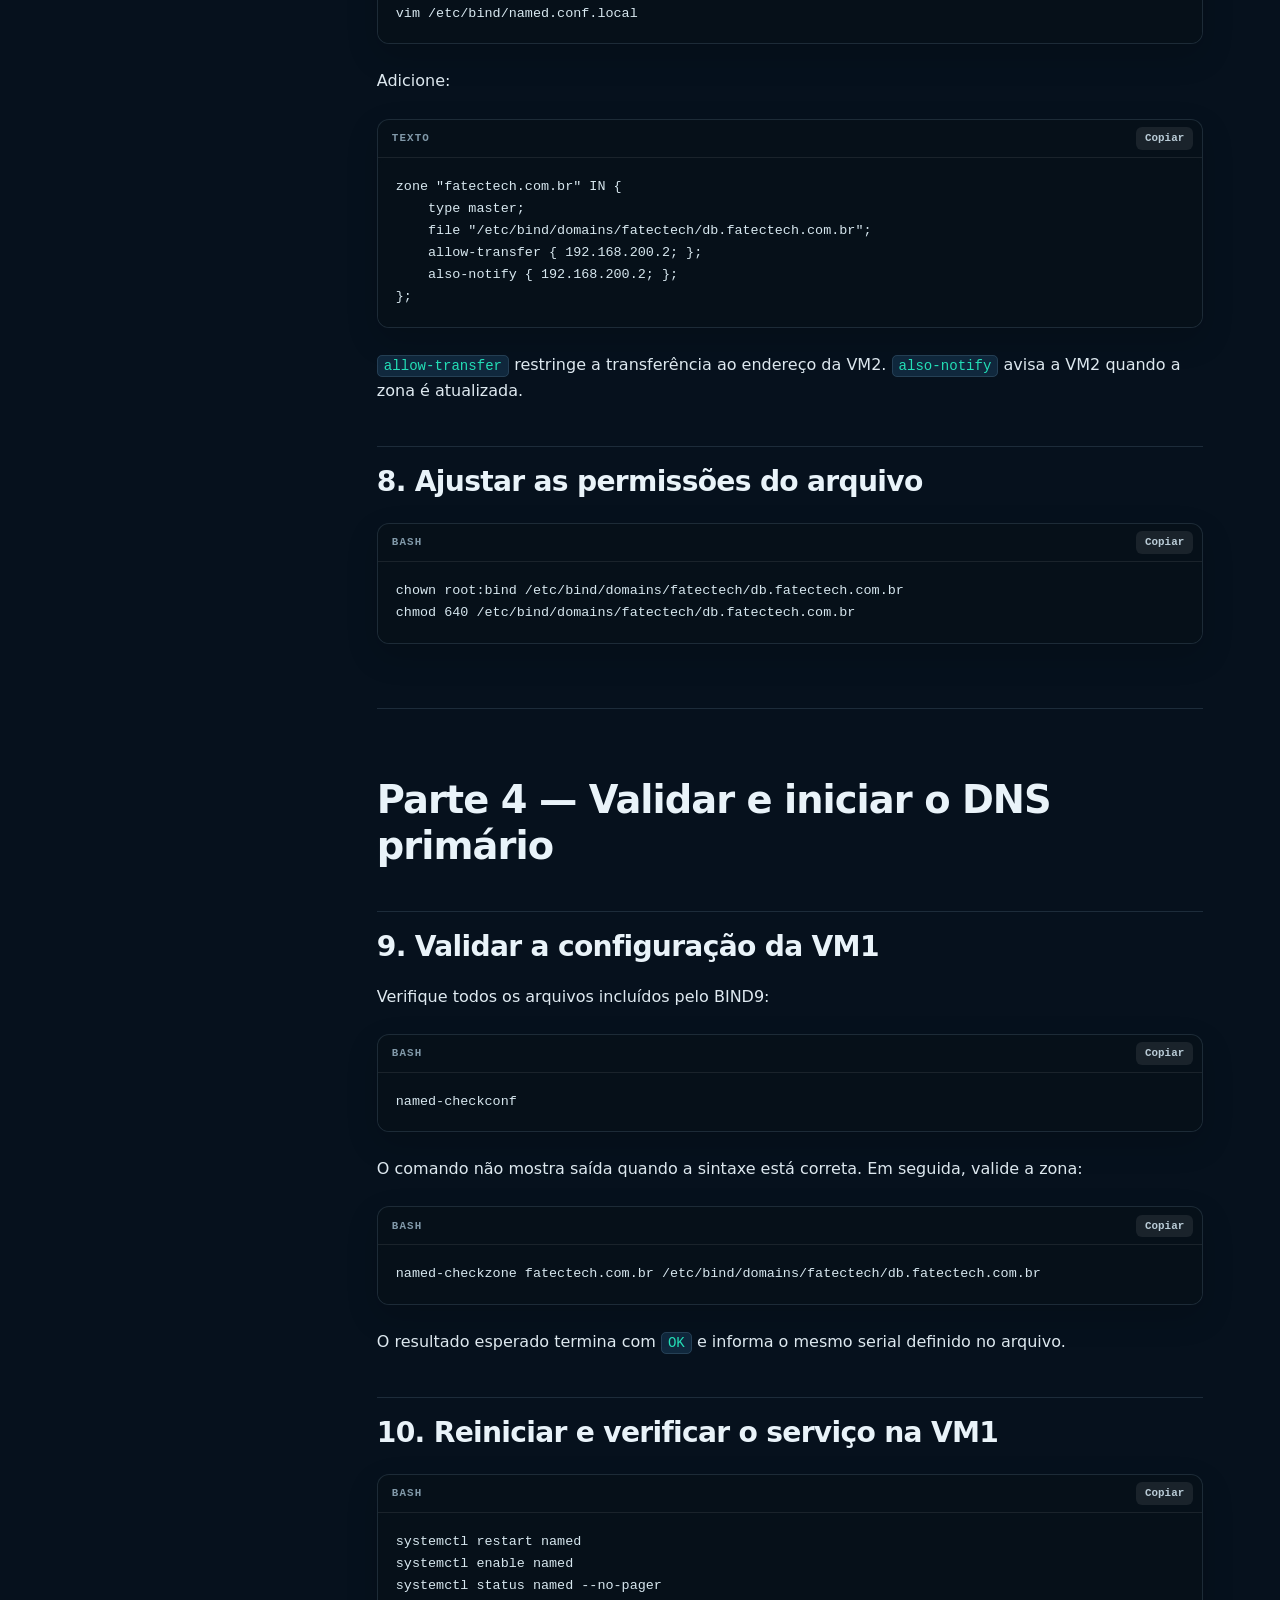
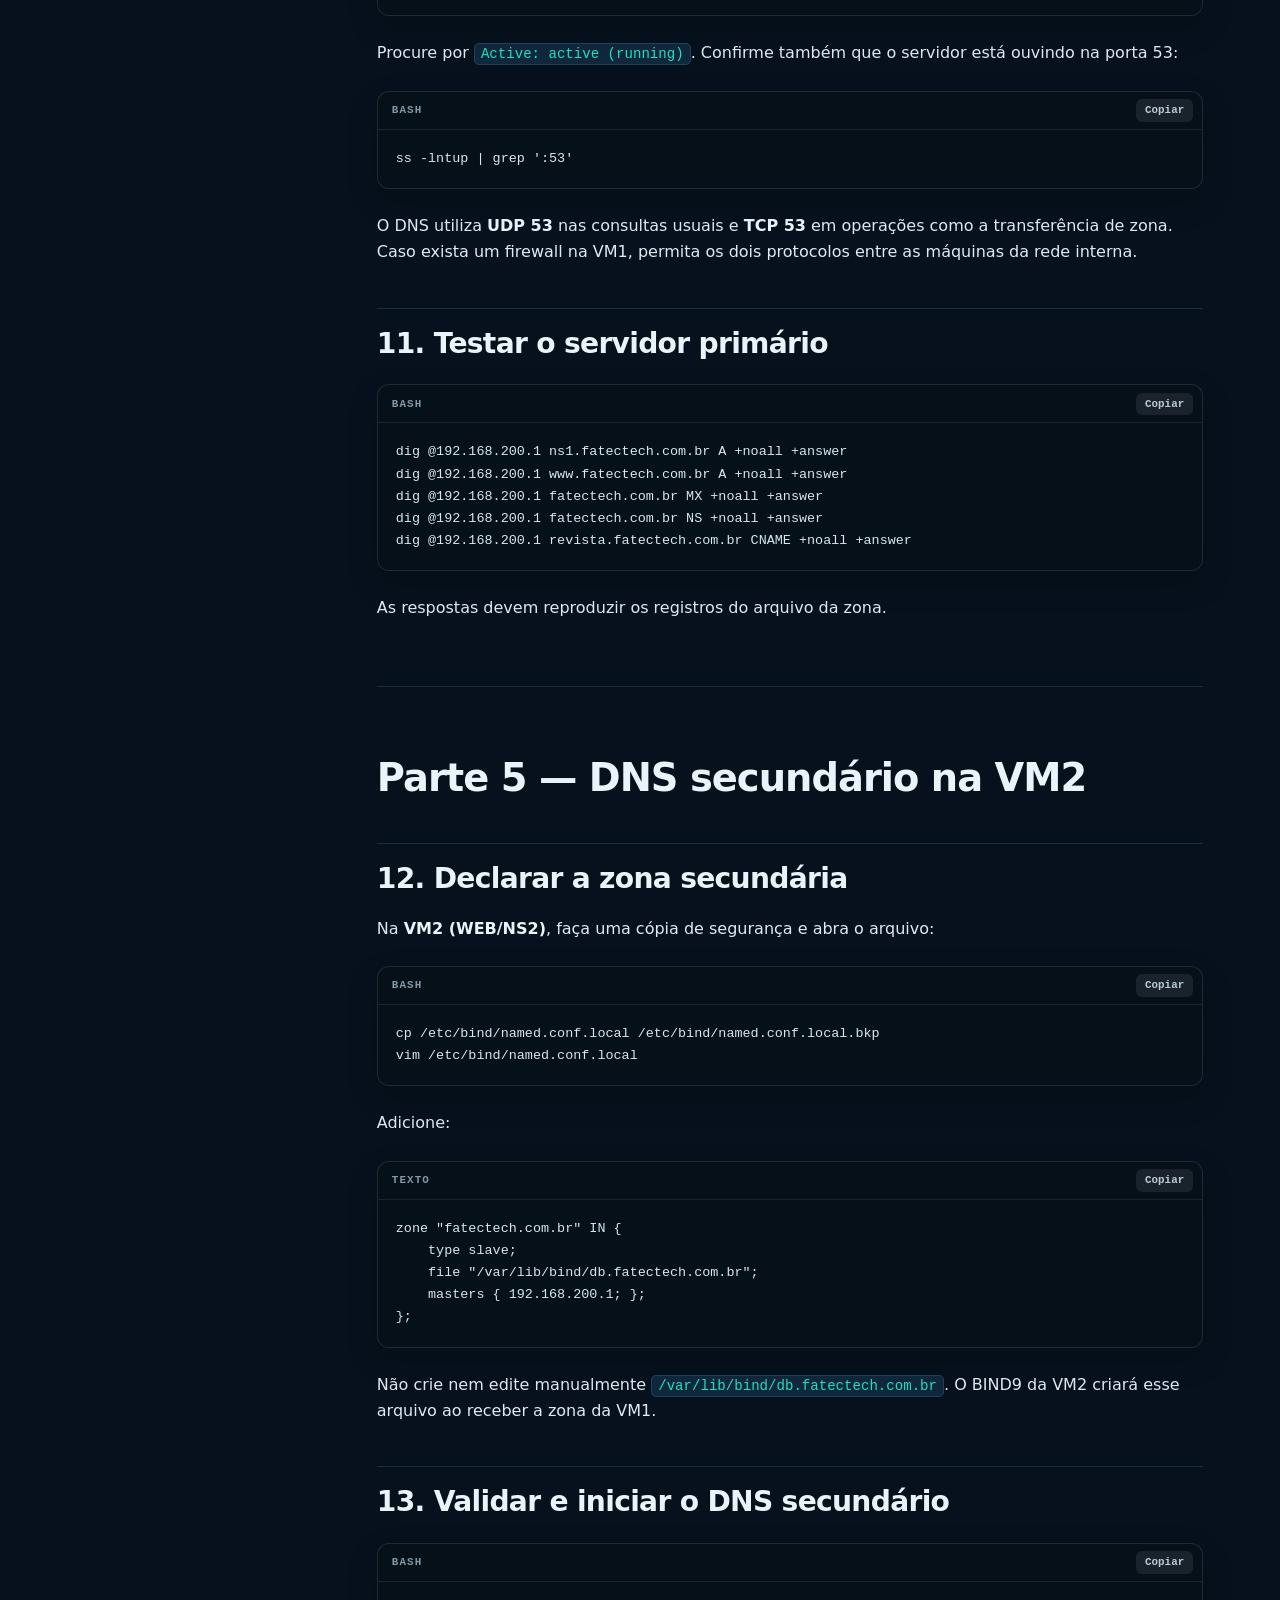
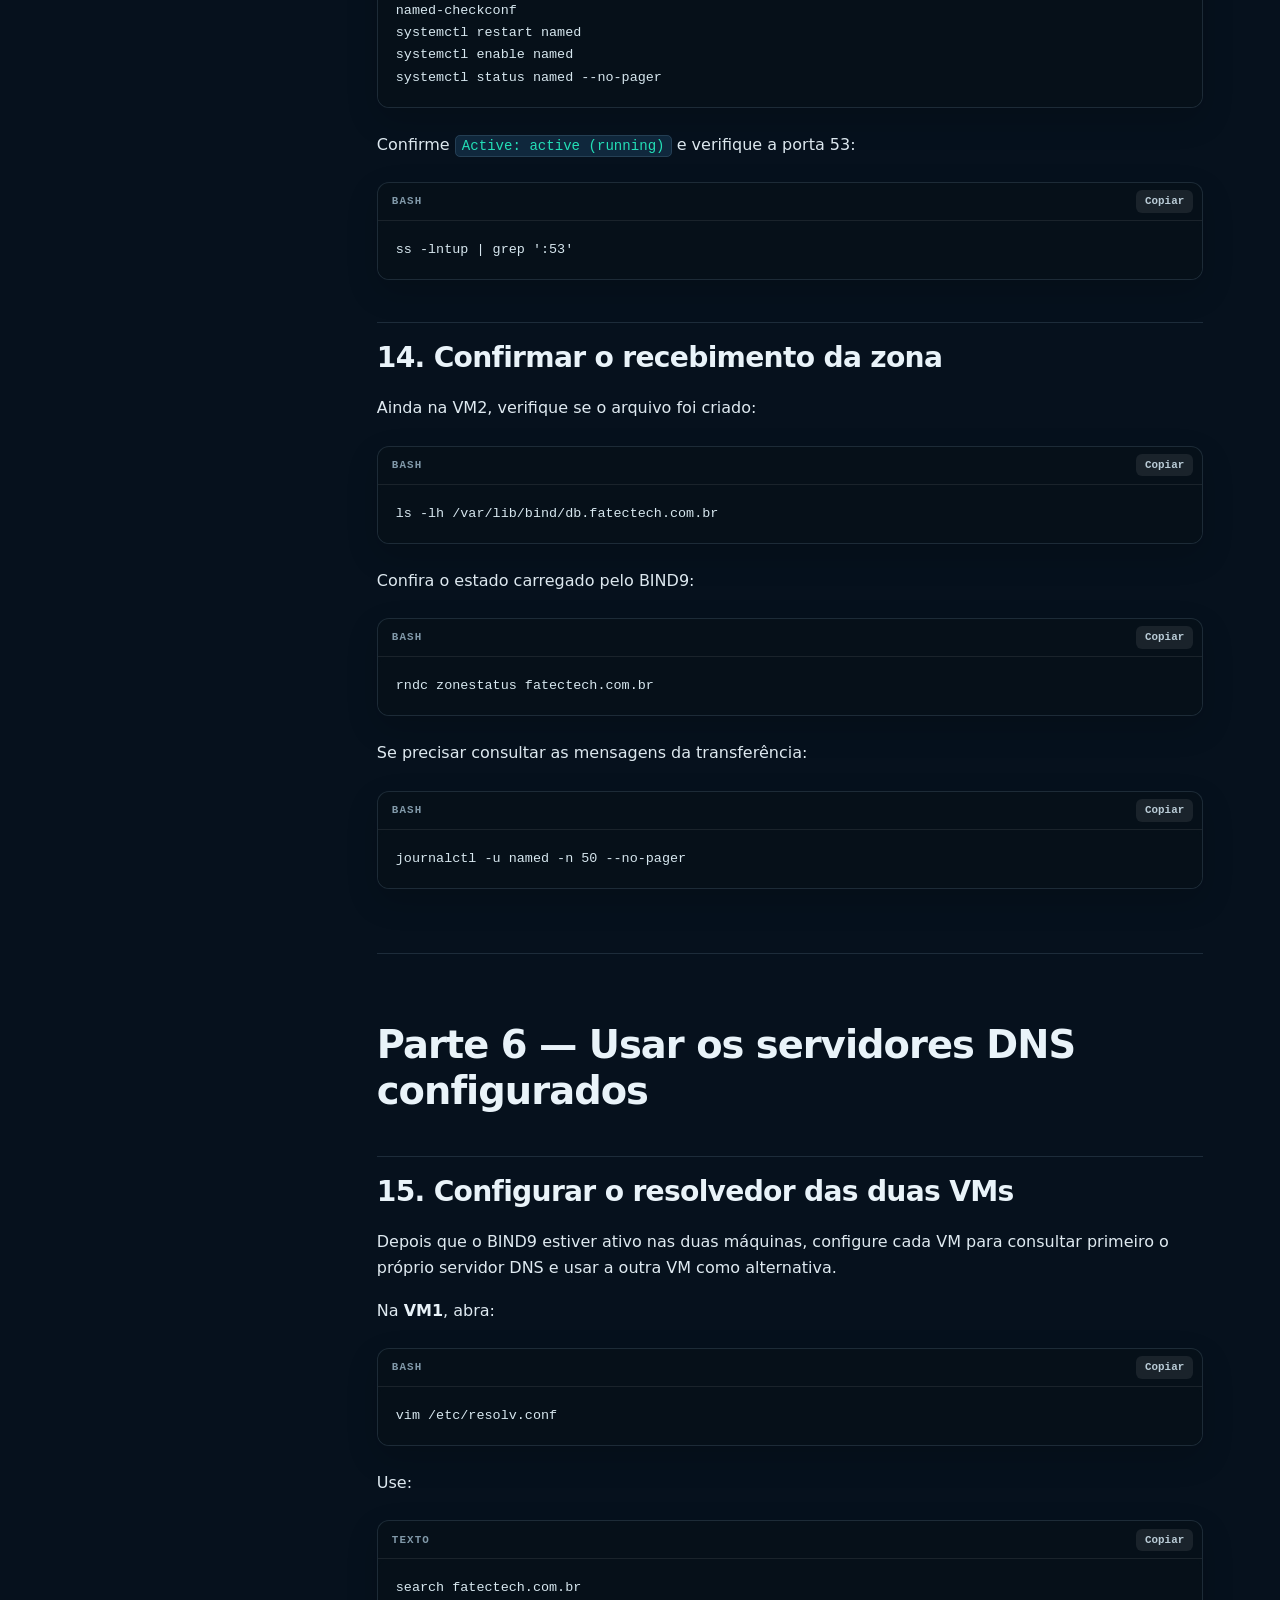
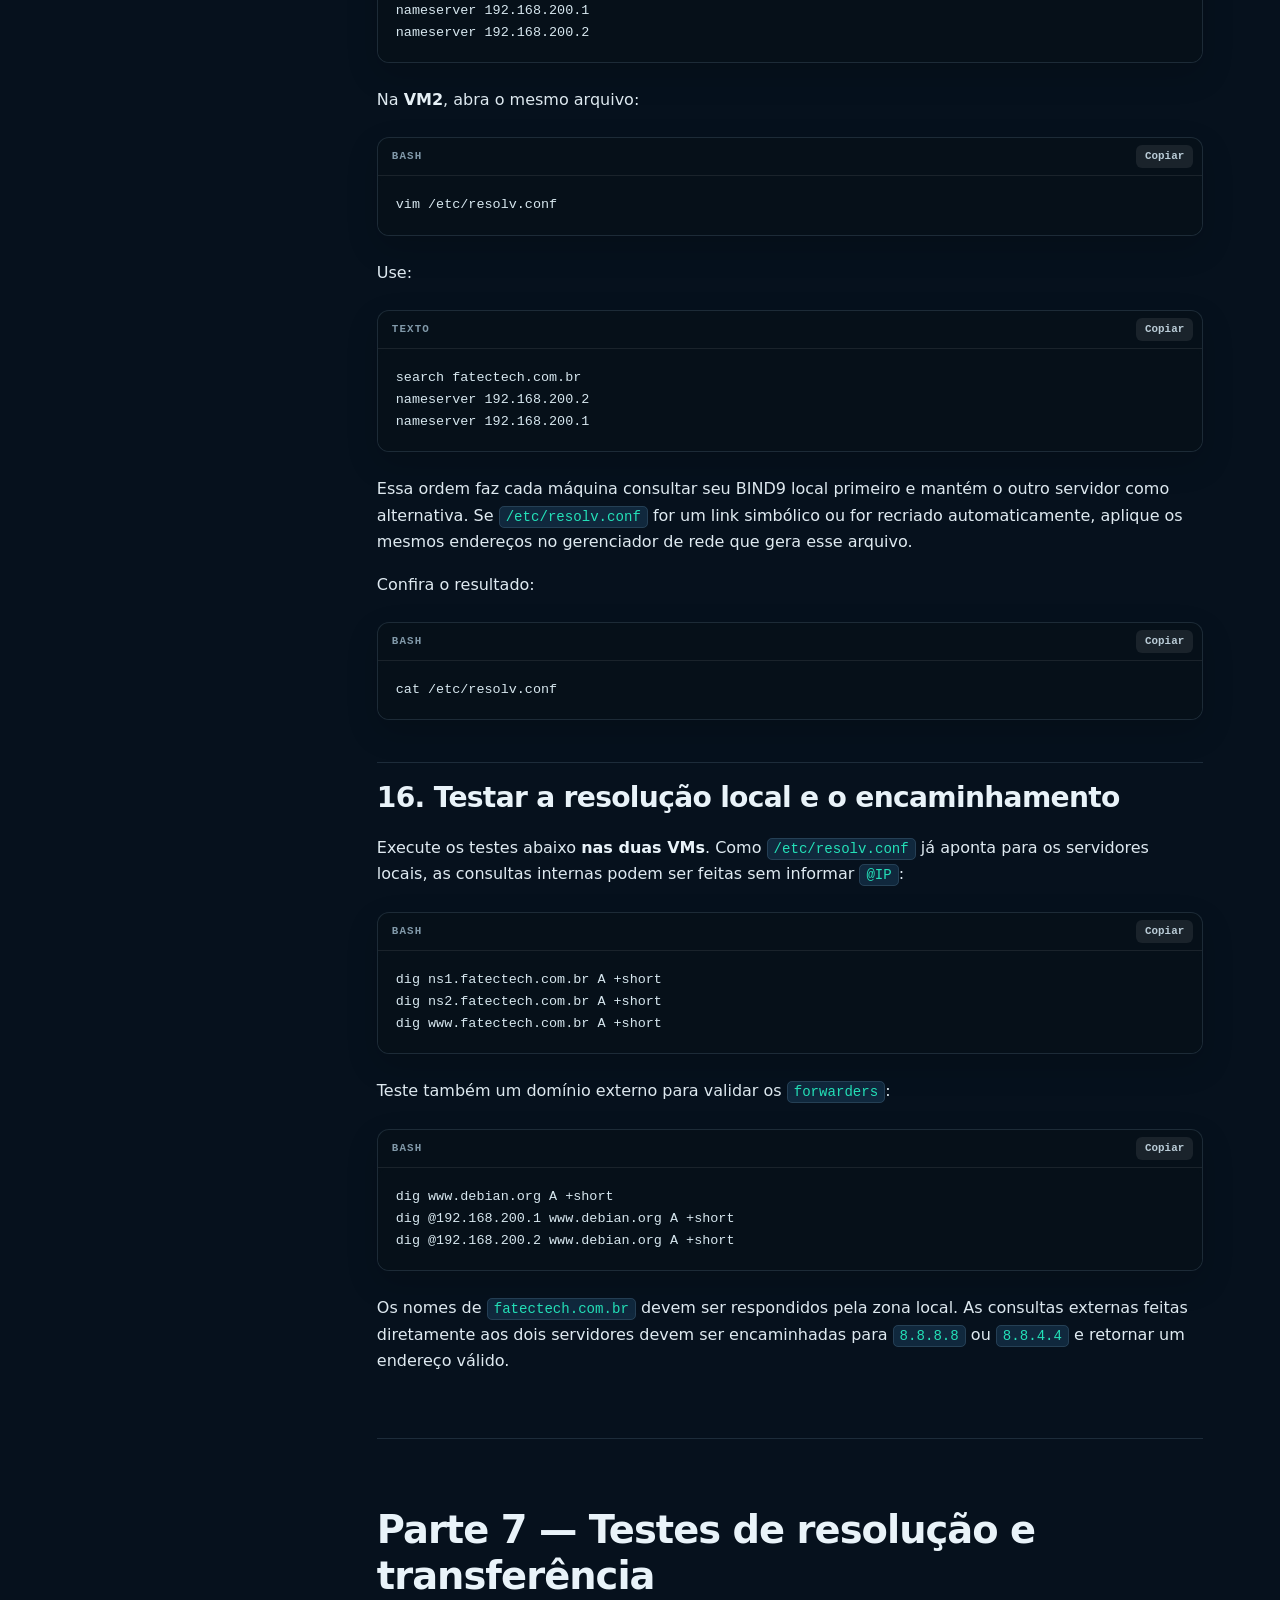
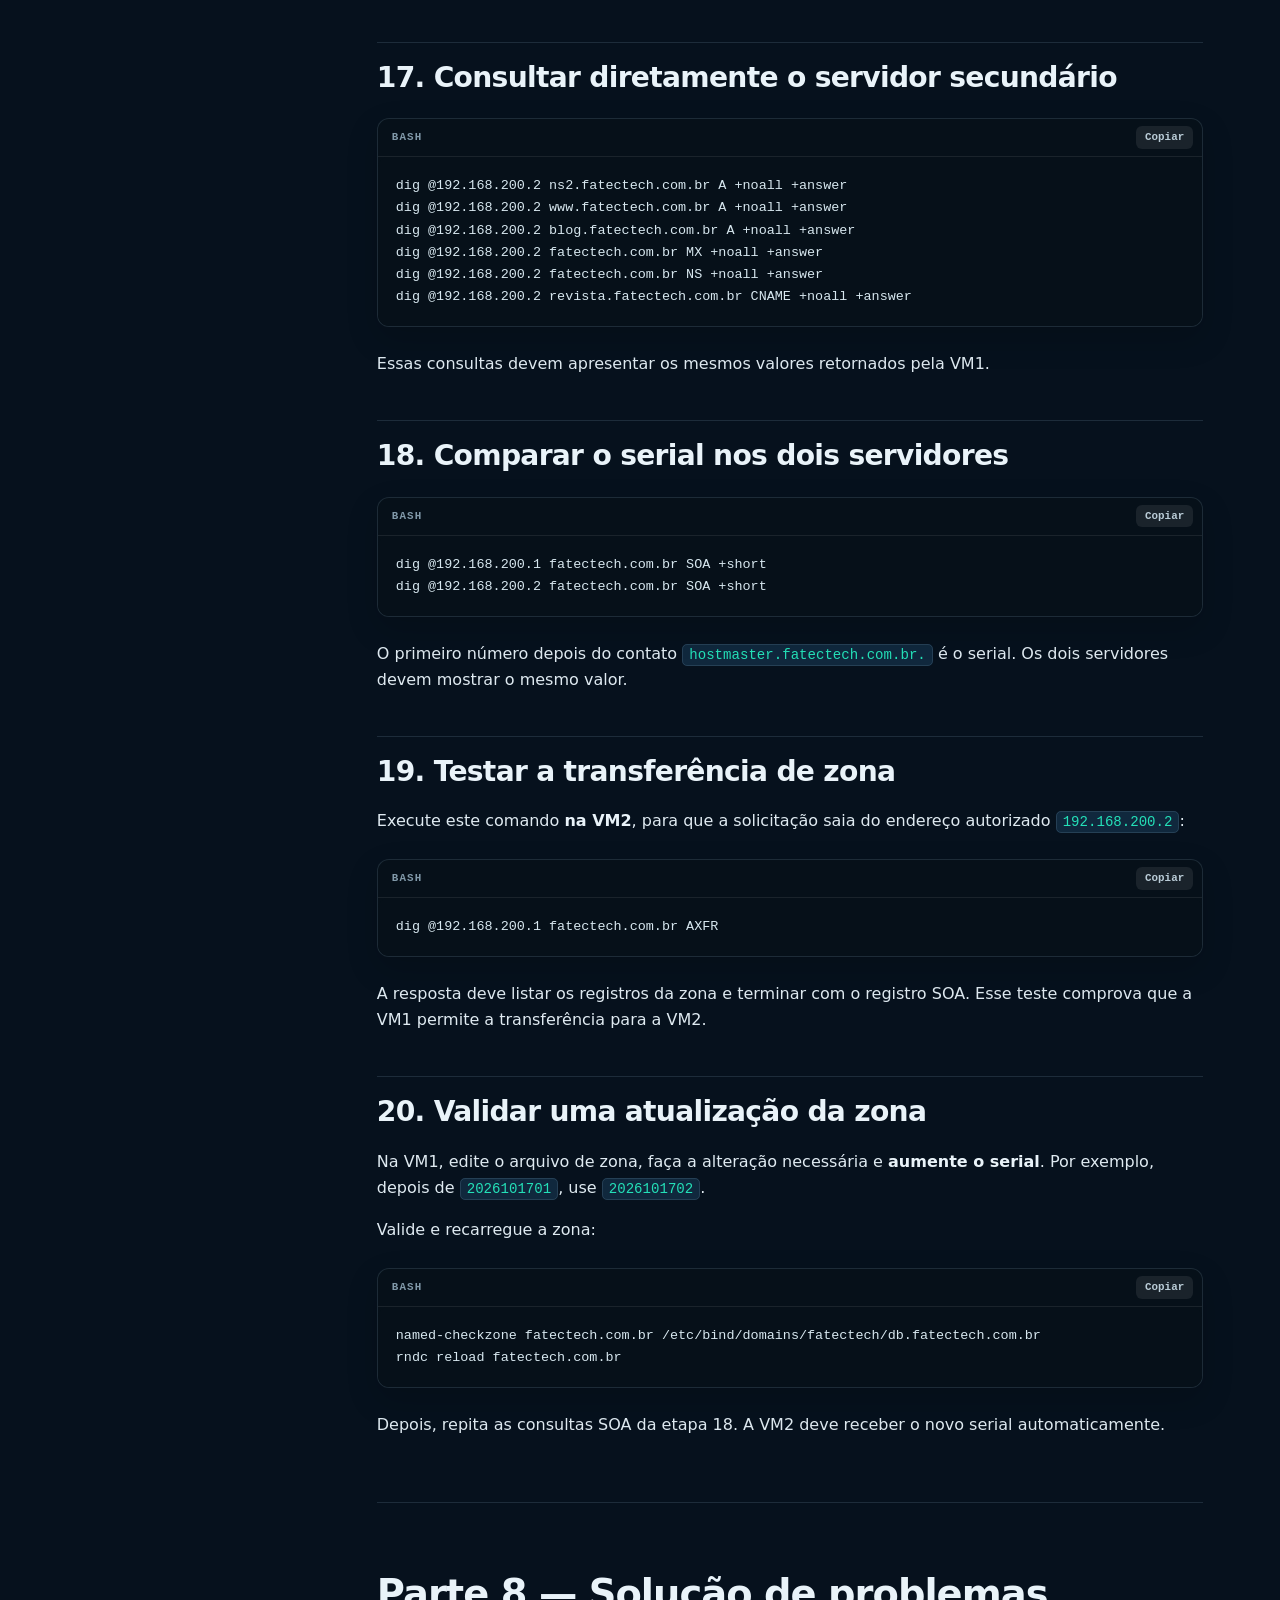
<file: docs/dns/index.html>
<!doctype html>
<html lang="pt-BR">
<head>
<meta charset="utf-8">
<meta name="viewport" content="width=device-width, initial-scale=1">
<meta name="theme-color" content="#06111d">
<meta name="description" content="HOWTO para configurar servidores DNS primário e secundário com BIND9 no Debian 13.">
<title>Configuração Serviço DNS | ASOR</title>
<link rel="canonical" href="https://asor.tmferreira.tec.br/dns/">
<link rel="stylesheet" href="../style.css">
<script src="../app.js" defer></script>
</head>
<body>
<a class="skip-link" href="#guide">Pular para o conteúdo</a>
<div class="reading-progress" aria-hidden="true"><span id="reading-progress"></span></div>
<header class="site-header">
<a class="brand" href="../" aria-label="Voltar à página inicial"><span class="brand-mark" aria-hidden="true"><svg viewBox="0 0 48 48"><rect x="4" y="5" width="15" height="12" rx="3"/><rect x="29" y="5" width="15" height="12" rx="3"/><rect x="17" y="31" width="15" height="12" rx="3"/><path d="M11 17v7h26v-7M24 24v7"/></svg></span><span><strong>ASOR</strong><small>Administração de Sistemas Operacionais de Redes</small></span></a>
<div class="header-actions"><a class="guide-link" href="../networking/">Networking</a><a class="guide-link" href="../dhcp/">DHCP</a><button class="icon-button" id="search-button" type="button" aria-label="Pesquisar no guia" title="Pesquisar (Ctrl+K)"><svg viewBox="0 0 24 24" aria-hidden="true"><circle cx="10" cy="10" r="7"/><path d="m15 15 6 6"/></svg></button><button class="icon-button" id="theme-button" type="button" aria-label="Ativar tema claro" title="Alternar tema"><svg viewBox="0 0 24 24" aria-hidden="true"><circle cx="12" cy="12" r="4"/><path d="M12 2v2m0 16v2M2 12h2m16 0h2M5 5l2 2m10 10 2 2M5 19l2-2M17 7l2-2"/></svg></button></div>
</header>

<section class="hero dns-hero" id="inicio" aria-labelledby="hero-title">
<div class="hero-grid" aria-hidden="true"></div>
<div class="hero-content">
<span class="eyebrow">GUIA PRÁTICO · BIND9 · DEBIAN 13</span>
<h1 id="hero-title">Configuração<br><span>Serviço DNS</span></h1>
<p>Configure uma zona primária na VM1, transfira-a para a VM2 e valide todos os registros do domínio.</p>
<div class="hero-actions"><a class="primary-button" href="#cenario-do-laboratorio">Começar laboratório <span aria-hidden="true">&nbsp;→</span></a></div>
<dl class="hero-stats"><div><dt>Domínio</dt><dd>fatectech.com.br</dd></div><div><dt>Primário</dt><dd>192.168.200.1</dd></div><div><dt>Secundário</dt><dd>192.168.200.2</dd></div></dl>
</div>
<figure class="network-card dns-topology" aria-labelledby="dns-topology-title">
<figcaption id="dns-topology-title"><span>Arquitetura DNS autoritativa</span><span class="topology-badge">BIND9</span></figcaption>
<div class="dns-machines">
<div class="dns-server primary"><span class="dns-role">MASTER</span><strong>VM1 — NS1</strong><small>192.168.200.1</small><span>Zona original</span></div>
<div class="dns-transfer"><b>NOTIFY →</b><span>Transferência de zona</span><small>TCP 53 · AXFR</small><b>← SOA</b></div>
<div class="dns-server secondary"><span class="dns-role">SLAVE</span><strong>VM2 — WEB/NS2</strong><small>192.168.200.2</small><span>Cópia automática</span></div>
</div>
<div class="dns-query"><span>Consultas autoritativas</span><b>fatectech.com.br</b><small>UDP/TCP 53</small></div>
</figure>
</section>

<div class="page-shell">
<aside class="sidebar" id="sidebar" aria-label="Navegação do guia"><div class="sidebar-heading"><span>CONTEÚDO</span><button class="close-sidebar" id="close-sidebar" type="button" aria-label="Fechar sumário">×</button></div><nav id="table-of-contents"></nav></aside>
<main class="content-column">
<button class="mobile-menu" id="mobile-menu" type="button" aria-controls="sidebar" aria-expanded="false"><span></span><span></span><span></span> Sumário</button>
<article class="markdown-body" id="guide">
<h1 id="howto-configuracao-do-servico-dns">HOWTO — Configuração do Serviço DNS</h1>
<p>Este guia configura o <strong>BIND9</strong> em duas máquinas Debian 13: a <strong>VM1 (NS1)</strong> será o servidor DNS primário e a <strong>VM2 (WEB/NS2)</strong> será o servidor DNS secundário do domínio <code>fatectech.com.br</code>.</p>
<h2 id="cenario-do-laboratorio">1. Cenário do laboratório</h2>
<table>
<thead>
<tr>
<th>Função</th>
<th>Máquina</th>
<th>Endereço IP</th>
<th>Tipo da zona</th>
</tr>
</thead>
<tbody>
<tr>
<td>DNS primário</td>
<td>VM1 — NS1</td>
<td><code>192.168.200.1</code></td>
<td><code>master</code></td>
</tr>
<tr>
<td>DNS secundário</td>
<td>VM2 — WEB/NS2</td>
<td><code>192.168.200.2</code></td>
<td><code>slave</code></td>
</tr>
<tr>
<td>Domínio</td>
<td>—</td>
<td><code>fatectech.com.br</code></td>
<td>Zona direta</td>
</tr>
</tbody>
</table>
<p>O arquivo original da zona será criado <strong>somente na VM1</strong>. A VM2 receberá sua cópia automaticamente por transferência de zona.</p>
<p>Antes de começar, confirme os endereços das duas máquinas e a comunicação entre elas:</p>
<pre><code class="language-bash">ip -br address
ping -c 4 192.168.200.1
ping -c 4 192.168.200.2
</code></pre>
<blockquote>
<p>Execute os comandos da VM1 no servidor <code>192.168.200.1</code> e os comandos da VM2 no servidor <code>192.168.200.2</code>. Use uma sessão de terminal como <code>root</code> ou acrescente <code>sudo</code> aos comandos administrativos.</p>
</blockquote>
<hr />
<h1 id="parte-1-instalacao-do-bind9">Parte 1 — Instalação do BIND9</h1>
<h2 id="instalar-os-pacotes-nas-duas-vms">2. Instalar os pacotes nas duas VMs</h2>
<p>Execute na <strong>VM1 e na VM2</strong>:</p>
<pre><code class="language-bash">apt update
apt install bind9 bind9-utils dnsutils -y
</code></pre>
<p>O pacote <code>bind9</code> instala o servidor DNS. <code>bind9-utils</code> fornece as ferramentas de validação e <code>dnsutils</code> fornece o comando <code>dig</code> usado nos testes.</p>
<p>No Debian 13, o processo do BIND9 e sua unidade do systemd usam o nome <code>named</code>. Por isso, os comandos de serviço deste guia utilizam <code>systemctl ... named</code>.</p>
<h2 id="conferir-os-arquivos-principais">3. Conferir os arquivos principais</h2>
<p>O arquivo <code>/etc/bind/named.conf</code> inclui os arquivos usados neste laboratório:</p>
<table>
<thead>
<tr>
<th>Arquivo</th>
<th>Finalidade</th>
</tr>
</thead>
<tbody>
<tr>
<td><code>/etc/bind/named.conf.local</code></td>
<td>Declara as zonas atendidas pelo servidor.</td>
</tr>
<tr>
<td><code>/etc/bind/named.conf.options</code></td>
<td>Define opções gerais do BIND9.</td>
</tr>
<tr>
<td><code>/etc/bind/domains/fatectech/db.fatectech.com.br</code></td>
<td>Armazena os registros originais na VM1.</td>
</tr>
<tr>
<td><code>/var/lib/bind/db.fatectech.com.br</code></td>
<td>Recebe automaticamente a cópia da zona na VM2.</td>
</tr>
</tbody>
</table>
<hr />
<h1 id="parte-2-opcoes-gerais-e-encaminhamento">Parte 2 — Opções gerais e encaminhamento</h1>
<h2 id="configurar-o-named.conf.options-nas-duas-vms">4. Configurar o named.conf.options nas duas VMs</h2>
<p>O BIND9 responderá pelo domínio interno <code>fatectech.com.br</code> e encaminhará consultas de outros domínios aos servidores públicos do Google. A recursão e o acesso ao cache ficarão limitados à própria máquina e à rede <code>192.168.200.0/24</code>.</p>
<p>Primeiro, faça uma cópia de segurança <strong>nas duas VMs</strong>:</p>
<pre><code class="language-bash">cp /etc/bind/named.conf.options /etc/bind/named.conf.options.bkp
</code></pre>
<h3 id="configuracao-da-vm1-ns1">Configuração da VM1 — NS1</h3>
<p>Na VM1, abra o arquivo:</p>
<pre><code class="language-bash">vim /etc/bind/named.conf.options
</code></pre>
<p>Substitua o conteúdo pelo bloco abaixo:</p>
<pre><code class="language-text">acl &quot;rede_interna&quot; {
    127.0.0.1;
    192.168.200.0/24;
};

options {
    directory &quot;/var/cache/bind&quot;;

    forwarders {
        8.8.8.8;
        8.8.4.4;
    };
    forward only;

    recursion yes;
    allow-recursion { rede_interna; };
    allow-query-cache { rede_interna; };
    allow-query { rede_interna; };

    listen-on { 127.0.0.1; 192.168.200.1; };
    listen-on-v6 { none; };

    dnssec-validation auto;
    minimal-responses yes;
};
</code></pre>
<h3 id="configuracao-da-vm2-webns2">Configuração da VM2 — WEB/NS2</h3>
<p>Na VM2, edite o mesmo arquivo:</p>
<pre><code class="language-bash">vim /etc/bind/named.conf.options
</code></pre>
<p>Utilize a mesma política, alterando somente o endereço em <code>listen-on</code> para o IP da VM2:</p>
<pre><code class="language-text">acl &quot;rede_interna&quot; {
    127.0.0.1;
    192.168.200.0/24;
};

options {
    directory &quot;/var/cache/bind&quot;;

    forwarders {
        8.8.8.8;
        8.8.4.4;
    };
    forward only;

    recursion yes;
    allow-recursion { rede_interna; };
    allow-query-cache { rede_interna; };
    allow-query { rede_interna; };

    listen-on { 127.0.0.1; 192.168.200.2; };
    listen-on-v6 { none; };

    dnssec-validation auto;
    minimal-responses yes;
};
</code></pre>
<p><code>forward only</code> determina que nomes externos sejam resolvidos pelos encaminhadores informados. As zonas pelas quais o servidor é autoritativo, como <code>fatectech.com.br</code>, continuam sendo respondidas localmente.</p>
<blockquote>
<p>O encaminhamento só funcionará se as VMs tiverem acesso à internet e as consultas UDP/TCP para a porta 53 dos encaminhadores não estiverem bloqueadas.</p>
</blockquote>
<hr />
<h1 id="parte-3-dns-primario-na-vm1">Parte 3 — DNS primário na VM1</h1>
<h2 id="criar-o-diretorio-e-o-arquivo-da-zona">5. Criar o diretório e o arquivo da zona</h2>
<p>Na <strong>VM1 (NS1)</strong>, crie o diretório:</p>
<pre><code class="language-bash">mkdir -p /etc/bind/domains/fatectech
</code></pre>
<p>Abra o arquivo da zona:</p>
<pre><code class="language-bash">vim /etc/bind/domains/fatectech/db.fatectech.com.br
</code></pre>
<p>Pressione <code>i</code>, insira exatamente a configuração abaixo e depois use <code>Esc</code>, <code>:wq</code> e <code>Enter</code> para salvar:</p>
<pre><code class="language-text">$TTL 3600
@   IN  SOA ns1.fatectech.com.br. hostmaster.fatectech.com.br. (
        2026101701 ; serial — altere sempre que editar a zona
        28800      ; refresh — 8 horas
        7200       ; retry — 2 horas
        604800     ; expire — 7 dias
        7200 )     ; negative cache TTL — 2 horas

; Servidores autoritativos
@       IN  NS      ns1.fatectech.com.br.
@       IN  NS      ns2.fatectech.com.br.

; Servidor de e-mail
@       IN  MX  10  smtp.fatectech.com.br.

; Registros IPv4
ns1     IN  A       192.168.200.1
ns2     IN  A       192.168.200.2
www     IN  A       192.168.200.2
blog    IN  A       192.168.200.2
smtp    IN  A       192.168.200.1

; Alias
revista IN  CNAME   www.fatectech.com.br.
</code></pre>
<p>Os pontos finais em <code>ns1.fatectech.com.br.</code>, <code>ns2.fatectech.com.br.</code>, <code>smtp.fatectech.com.br.</code> e <code>www.fatectech.com.br.</code> indicam nomes completos. Sem o ponto, o BIND acrescentaria o nome da zona novamente.</p>
<h2 id="entender-os-registros-criados">6. Entender os registros criados</h2>
<table>
<thead>
<tr>
<th>Tipo</th>
<th>Nome</th>
<th>Resultado</th>
</tr>
</thead>
<tbody>
<tr>
<td><code>SOA</code></td>
<td><code>fatectech.com.br</code></td>
<td>Identifica a autoridade da zona e seu número de série.</td>
</tr>
<tr>
<td><code>NS</code></td>
<td><code>fatectech.com.br</code></td>
<td>Publica <code>ns1</code> e <code>ns2</code> como servidores autoritativos.</td>
</tr>
<tr>
<td><code>A</code></td>
<td><code>ns1</code></td>
<td>Resolve para <code>192.168.200.1</code>.</td>
</tr>
<tr>
<td><code>A</code></td>
<td><code>ns2</code>, <code>www</code> e <code>blog</code></td>
<td>Resolvem para <code>192.168.200.2</code>.</td>
</tr>
<tr>
<td><code>A</code></td>
<td><code>smtp</code></td>
<td>Resolve para <code>192.168.200.1</code>.</td>
</tr>
<tr>
<td><code>MX</code></td>
<td><code>fatectech.com.br</code></td>
<td>Aponta para <code>smtp.fatectech.com.br</code> com prioridade 10.</td>
</tr>
<tr>
<td><code>CNAME</code></td>
<td><code>revista</code></td>
<td>Cria um alias para <code>www.fatectech.com.br</code>.</td>
</tr>
</tbody>
</table>
<h2 id="declarar-a-zona-primaria">7. Declarar a zona primária</h2>
<p>Faça uma cópia de segurança e abra a configuração local:</p>
<pre><code class="language-bash">cp /etc/bind/named.conf.local /etc/bind/named.conf.local.bkp
vim /etc/bind/named.conf.local
</code></pre>
<p>Adicione:</p>
<pre><code class="language-text">zone &quot;fatectech.com.br&quot; IN {
    type master;
    file &quot;/etc/bind/domains/fatectech/db.fatectech.com.br&quot;;
    allow-transfer { 192.168.200.2; };
    also-notify { 192.168.200.2; };
};
</code></pre>
<p><code>allow-transfer</code> restringe a transferência ao endereço da VM2. <code>also-notify</code> avisa a VM2 quando a zona é atualizada.</p>
<h2 id="ajustar-as-permissoes-do-arquivo">8. Ajustar as permissões do arquivo</h2>
<pre><code class="language-bash">chown root:bind /etc/bind/domains/fatectech/db.fatectech.com.br
chmod 640 /etc/bind/domains/fatectech/db.fatectech.com.br
</code></pre>
<hr />
<h1 id="parte-4-validar-e-iniciar-o-dns-primario">Parte 4 — Validar e iniciar o DNS primário</h1>
<h2 id="validar-a-configuracao-da-vm1">9. Validar a configuração da VM1</h2>
<p>Verifique todos os arquivos incluídos pelo BIND9:</p>
<pre><code class="language-bash">named-checkconf
</code></pre>
<p>O comando não mostra saída quando a sintaxe está correta. Em seguida, valide a zona:</p>
<pre><code class="language-bash">named-checkzone fatectech.com.br /etc/bind/domains/fatectech/db.fatectech.com.br
</code></pre>
<p>O resultado esperado termina com <code>OK</code> e informa o mesmo serial definido no arquivo.</p>
<h2 id="reiniciar-e-verificar-o-servico-na-vm1">10. Reiniciar e verificar o serviço na VM1</h2>
<pre><code class="language-bash">systemctl restart named
systemctl enable named
systemctl status named --no-pager
</code></pre>
<p>Procure por <code>Active: active (running)</code>. Confirme também que o servidor está ouvindo na porta 53:</p>
<pre><code class="language-bash">ss -lntup | grep ':53'
</code></pre>
<p>O DNS utiliza <strong>UDP 53</strong> nas consultas usuais e <strong>TCP 53</strong> em operações como a transferência de zona. Caso exista um firewall na VM1, permita os dois protocolos entre as máquinas da rede interna.</p>
<h2 id="testar-o-servidor-primario">11. Testar o servidor primário</h2>
<pre><code class="language-bash">dig @192.168.200.1 ns1.fatectech.com.br A +noall +answer
dig @192.168.200.1 www.fatectech.com.br A +noall +answer
dig @192.168.200.1 fatectech.com.br MX +noall +answer
dig @192.168.200.1 fatectech.com.br NS +noall +answer
dig @192.168.200.1 revista.fatectech.com.br CNAME +noall +answer
</code></pre>
<p>As respostas devem reproduzir os registros do arquivo da zona.</p>
<hr />
<h1 id="parte-5-dns-secundario-na-vm2">Parte 5 — DNS secundário na VM2</h1>
<h2 id="declarar-a-zona-secundaria">12. Declarar a zona secundária</h2>
<p>Na <strong>VM2 (WEB/NS2)</strong>, faça uma cópia de segurança e abra o arquivo:</p>
<pre><code class="language-bash">cp /etc/bind/named.conf.local /etc/bind/named.conf.local.bkp
vim /etc/bind/named.conf.local
</code></pre>
<p>Adicione:</p>
<pre><code class="language-text">zone &quot;fatectech.com.br&quot; IN {
    type slave;
    file &quot;/var/lib/bind/db.fatectech.com.br&quot;;
    masters { 192.168.200.1; };
};
</code></pre>
<p>Não crie nem edite manualmente <code>/var/lib/bind/db.fatectech.com.br</code>. O BIND9 da VM2 criará esse arquivo ao receber a zona da VM1.</p>
<h2 id="validar-e-iniciar-o-dns-secundario">13. Validar e iniciar o DNS secundário</h2>
<pre><code class="language-bash">named-checkconf
systemctl restart named
systemctl enable named
systemctl status named --no-pager
</code></pre>
<p>Confirme <code>Active: active (running)</code> e verifique a porta 53:</p>
<pre><code class="language-bash">ss -lntup | grep ':53'
</code></pre>
<h2 id="confirmar-o-recebimento-da-zona">14. Confirmar o recebimento da zona</h2>
<p>Ainda na VM2, verifique se o arquivo foi criado:</p>
<pre><code class="language-bash">ls -lh /var/lib/bind/db.fatectech.com.br
</code></pre>
<p>Confira o estado carregado pelo BIND9:</p>
<pre><code class="language-bash">rndc zonestatus fatectech.com.br
</code></pre>
<p>Se precisar consultar as mensagens da transferência:</p>
<pre><code class="language-bash">journalctl -u named -n 50 --no-pager
</code></pre>
<hr />
<h1 id="parte-6-usar-os-servidores-dns-configurados">Parte 6 — Usar os servidores DNS configurados</h1>
<h2 id="configurar-o-resolvedor-das-duas-vms">15. Configurar o resolvedor das duas VMs</h2>
<p>Depois que o BIND9 estiver ativo nas duas máquinas, configure cada VM para consultar primeiro o próprio servidor DNS e usar a outra VM como alternativa.</p>
<p>Na <strong>VM1</strong>, abra:</p>
<pre><code class="language-bash">vim /etc/resolv.conf
</code></pre>
<p>Use:</p>
<pre><code class="language-text">search fatectech.com.br
nameserver 192.168.200.1
nameserver 192.168.200.2
</code></pre>
<p>Na <strong>VM2</strong>, abra o mesmo arquivo:</p>
<pre><code class="language-bash">vim /etc/resolv.conf
</code></pre>
<p>Use:</p>
<pre><code class="language-text">search fatectech.com.br
nameserver 192.168.200.2
nameserver 192.168.200.1
</code></pre>
<p>Essa ordem faz cada máquina consultar seu BIND9 local primeiro e mantém o outro servidor como alternativa. Se <code>/etc/resolv.conf</code> for um link simbólico ou for recriado automaticamente, aplique os mesmos endereços no gerenciador de rede que gera esse arquivo.</p>
<p>Confira o resultado:</p>
<pre><code class="language-bash">cat /etc/resolv.conf
</code></pre>
<h2 id="testar-a-resolucao-local-e-o-encaminhamento">16. Testar a resolução local e o encaminhamento</h2>
<p>Execute os testes abaixo <strong>nas duas VMs</strong>. Como <code>/etc/resolv.conf</code> já aponta para os servidores locais, as consultas internas podem ser feitas sem informar <code>@IP</code>:</p>
<pre><code class="language-bash">dig ns1.fatectech.com.br A +short
dig ns2.fatectech.com.br A +short
dig www.fatectech.com.br A +short
</code></pre>
<p>Teste também um domínio externo para validar os <code>forwarders</code>:</p>
<pre><code class="language-bash">dig www.debian.org A +short
dig @192.168.200.1 www.debian.org A +short
dig @192.168.200.2 www.debian.org A +short
</code></pre>
<p>Os nomes de <code>fatectech.com.br</code> devem ser respondidos pela zona local. As consultas externas feitas diretamente aos dois servidores devem ser encaminhadas para <code>8.8.8.8</code> ou <code>8.8.4.4</code> e retornar um endereço válido.</p>
<hr />
<h1 id="parte-7-testes-de-resolucao-e-transferencia">Parte 7 — Testes de resolução e transferência</h1>
<h2 id="consultar-diretamente-o-servidor-secundario">17. Consultar diretamente o servidor secundário</h2>
<pre><code class="language-bash">dig @192.168.200.2 ns2.fatectech.com.br A +noall +answer
dig @192.168.200.2 www.fatectech.com.br A +noall +answer
dig @192.168.200.2 blog.fatectech.com.br A +noall +answer
dig @192.168.200.2 fatectech.com.br MX +noall +answer
dig @192.168.200.2 fatectech.com.br NS +noall +answer
dig @192.168.200.2 revista.fatectech.com.br CNAME +noall +answer
</code></pre>
<p>Essas consultas devem apresentar os mesmos valores retornados pela VM1.</p>
<h2 id="comparar-o-serial-nos-dois-servidores">18. Comparar o serial nos dois servidores</h2>
<pre><code class="language-bash">dig @192.168.200.1 fatectech.com.br SOA +short
dig @192.168.200.2 fatectech.com.br SOA +short
</code></pre>
<p>O primeiro número depois do contato <code>hostmaster.fatectech.com.br.</code> é o serial. Os dois servidores devem mostrar o mesmo valor.</p>
<h2 id="testar-a-transferencia-de-zona">19. Testar a transferência de zona</h2>
<p>Execute este comando <strong>na VM2</strong>, para que a solicitação saia do endereço autorizado <code>192.168.200.2</code>:</p>
<pre><code class="language-bash">dig @192.168.200.1 fatectech.com.br AXFR
</code></pre>
<p>A resposta deve listar os registros da zona e terminar com o registro SOA. Esse teste comprova que a VM1 permite a transferência para a VM2.</p>
<h2 id="validar-uma-atualizacao-da-zona">20. Validar uma atualização da zona</h2>
<p>Na VM1, edite o arquivo de zona, faça a alteração necessária e <strong>aumente o serial</strong>. Por exemplo, depois de <code>2026101701</code>, use <code>2026101702</code>.</p>
<p>Valide e recarregue a zona:</p>
<pre><code class="language-bash">named-checkzone fatectech.com.br /etc/bind/domains/fatectech/db.fatectech.com.br
rndc reload fatectech.com.br
</code></pre>
<p>Depois, repita as consultas SOA da etapa 18. A VM2 deve receber o novo serial automaticamente.</p>
<hr />
<h1 id="parte-8-solucao-de-problemas">Parte 8 — Solução de problemas</h1>
<h2 id="o-servico-nao-inicia">21. O serviço não inicia</h2>
<pre><code class="language-bash">named-checkconf
systemctl status named --no-pager
journalctl -u named -n 50 --no-pager
</code></pre>
<p>Confira pontos e vírgulas, chaves, aspas, o caminho do arquivo e os pontos finais dos nomes completos.</p>
<h2 id="a-vm2-nao-recebe-a-zona">22. A VM2 não recebe a zona</h2>
<ul>
<li>Confirme a comunicação entre <code>192.168.200.1</code> e <code>192.168.200.2</code>.</li>
<li>Verifique <code>allow-transfer { 192.168.200.2; };</code> na VM1.</li>
<li>Verifique <code>masters { 192.168.200.1; };</code> na VM2.</li>
<li>Garanta que a porta <strong>TCP 53</strong> não esteja bloqueada.</li>
<li>Confirme que o serial da VM1 foi incrementado.</li>
</ul>
<p>Para solicitar novamente a transferência na VM2:</p>
<pre><code class="language-bash">rndc retransfer fatectech.com.br
journalctl -u named -n 50 --no-pager
</code></pre>
<h2 id="a-consulta-retorna-servfail-ou-refused">23. A consulta retorna SERVFAIL ou REFUSED</h2>
<p>Execute a consulta com a seção de comentários visível:</p>
<pre><code class="language-bash">dig @192.168.200.1 fatectech.com.br SOA
dig @192.168.200.2 fatectech.com.br SOA
</code></pre>
<p>Em <code>status</code>, procure por <code>NOERROR</code>. Se houver erro, valide novamente a configuração e consulte o log do servidor que respondeu.</p>
<hr />
<h1 id="parte-9-preparacao-da-entrega">Parte 9 — Preparação da entrega</h1>
<p>Organize <strong>um único arquivo PDF</strong> com o nome completo dos integrantes e capturas legíveis. Os registros devem ser criados apenas na VM1 e disponibilizados na VM2 pela transferência de zona.</p>
<h2 id="arquivos-de-configuracao">24. Arquivos de configuração</h2>
<p>Registre capturas dos seguintes itens:</p>
<ul>
<li>Arquivo <code>/etc/bind/domains/fatectech/db.fatectech.com.br</code> na VM1.</li>
<li>Arquivo <code>/etc/bind/named.conf.local</code> na VM1.</li>
<li>Arquivo <code>/etc/bind/named.conf.local</code> na VM2.</li>
</ul>
<pre><code class="language-bash">cat /etc/bind/domains/fatectech/db.fatectech.com.br
cat /etc/bind/named.conf.local
</code></pre>
<h2 id="validacoes-e-estado-do-servico">25. Validações e estado do serviço</h2>
<p>Inclua as saídas de <code>named-checkconf</code>, <code>named-checkzone</code> e o estado ativo do BIND9 nas duas máquinas.</p>
<pre><code class="language-bash">named-checkconf
named-checkzone fatectech.com.br /etc/bind/domains/fatectech/db.fatectech.com.br
systemctl status named --no-pager
</code></pre>
<h2 id="consultas-e-transferencia">26. Consultas e transferência</h2>
<p>Inclua capturas legíveis que demonstrem:</p>
<ul>
<li>Consultas <code>A</code>, <code>MX</code>, <code>NS</code> e <code>CNAME</code> ao servidor primário.</li>
<li>As mesmas consultas ao servidor secundário.</li>
<li>O mesmo serial SOA nas duas máquinas.</li>
<li>A transferência de zona e o arquivo recebido na VM2.</li>
</ul>
<p>Antes de gerar o PDF, identifique em cada captura a máquina em que o comando foi executado.</p>

</article>
<footer class="content-footer"><p>ASOR · Configuração Serviço DNS no Debian 13</p><a href="#inicio">Voltar ao início ↑</a></footer>
</main>
</div>

<dialog id="search-dialog" aria-labelledby="search-title"><div class="search-input-row"><label id="search-title" class="sr-only" for="search-input">Pesquisar no guia</label><input id="search-input" type="search" placeholder="Pesquisar DNS, registros ou comandos…" autocomplete="off"><button id="close-search" type="button" aria-label="Fechar pesquisa">Esc</button></div><div class="search-results" id="search-results"></div></dialog>
<div class="toast" id="toast" role="status" aria-live="polite"></div>
</body>
</html>
</file>
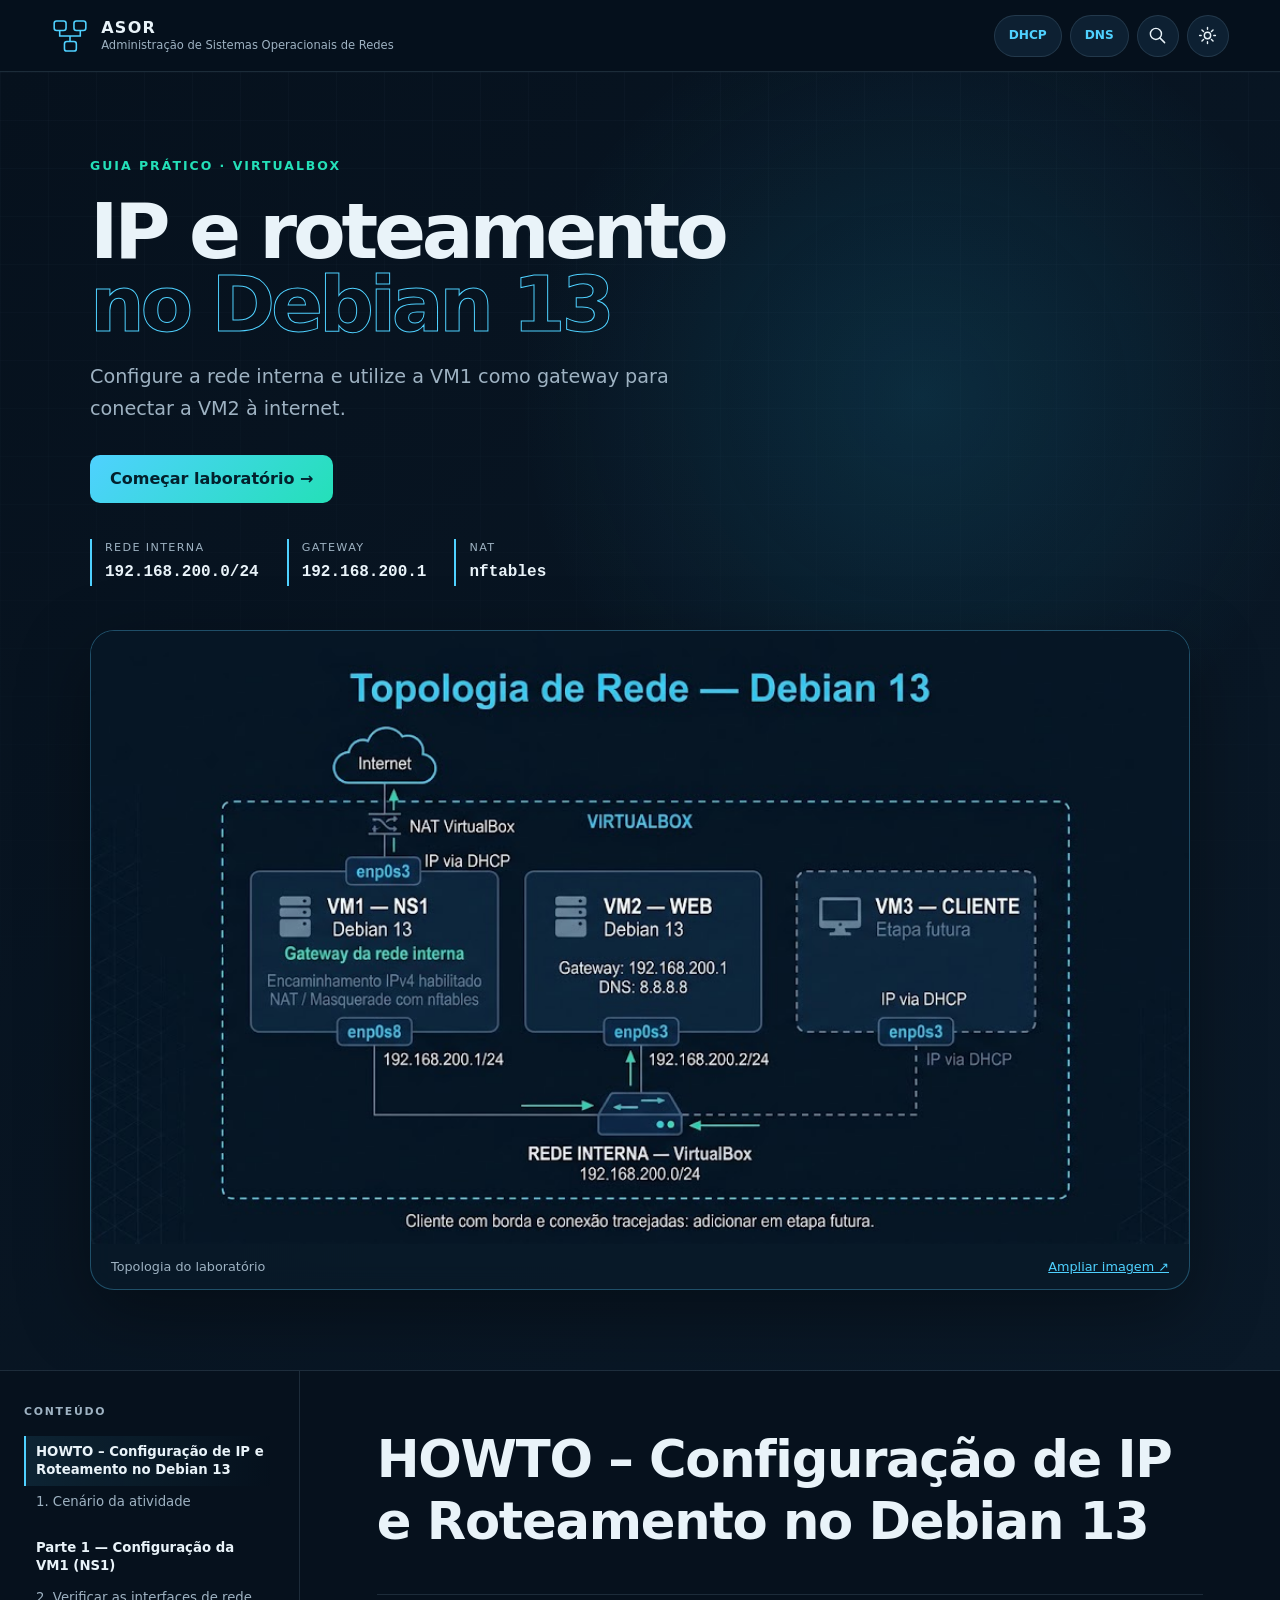
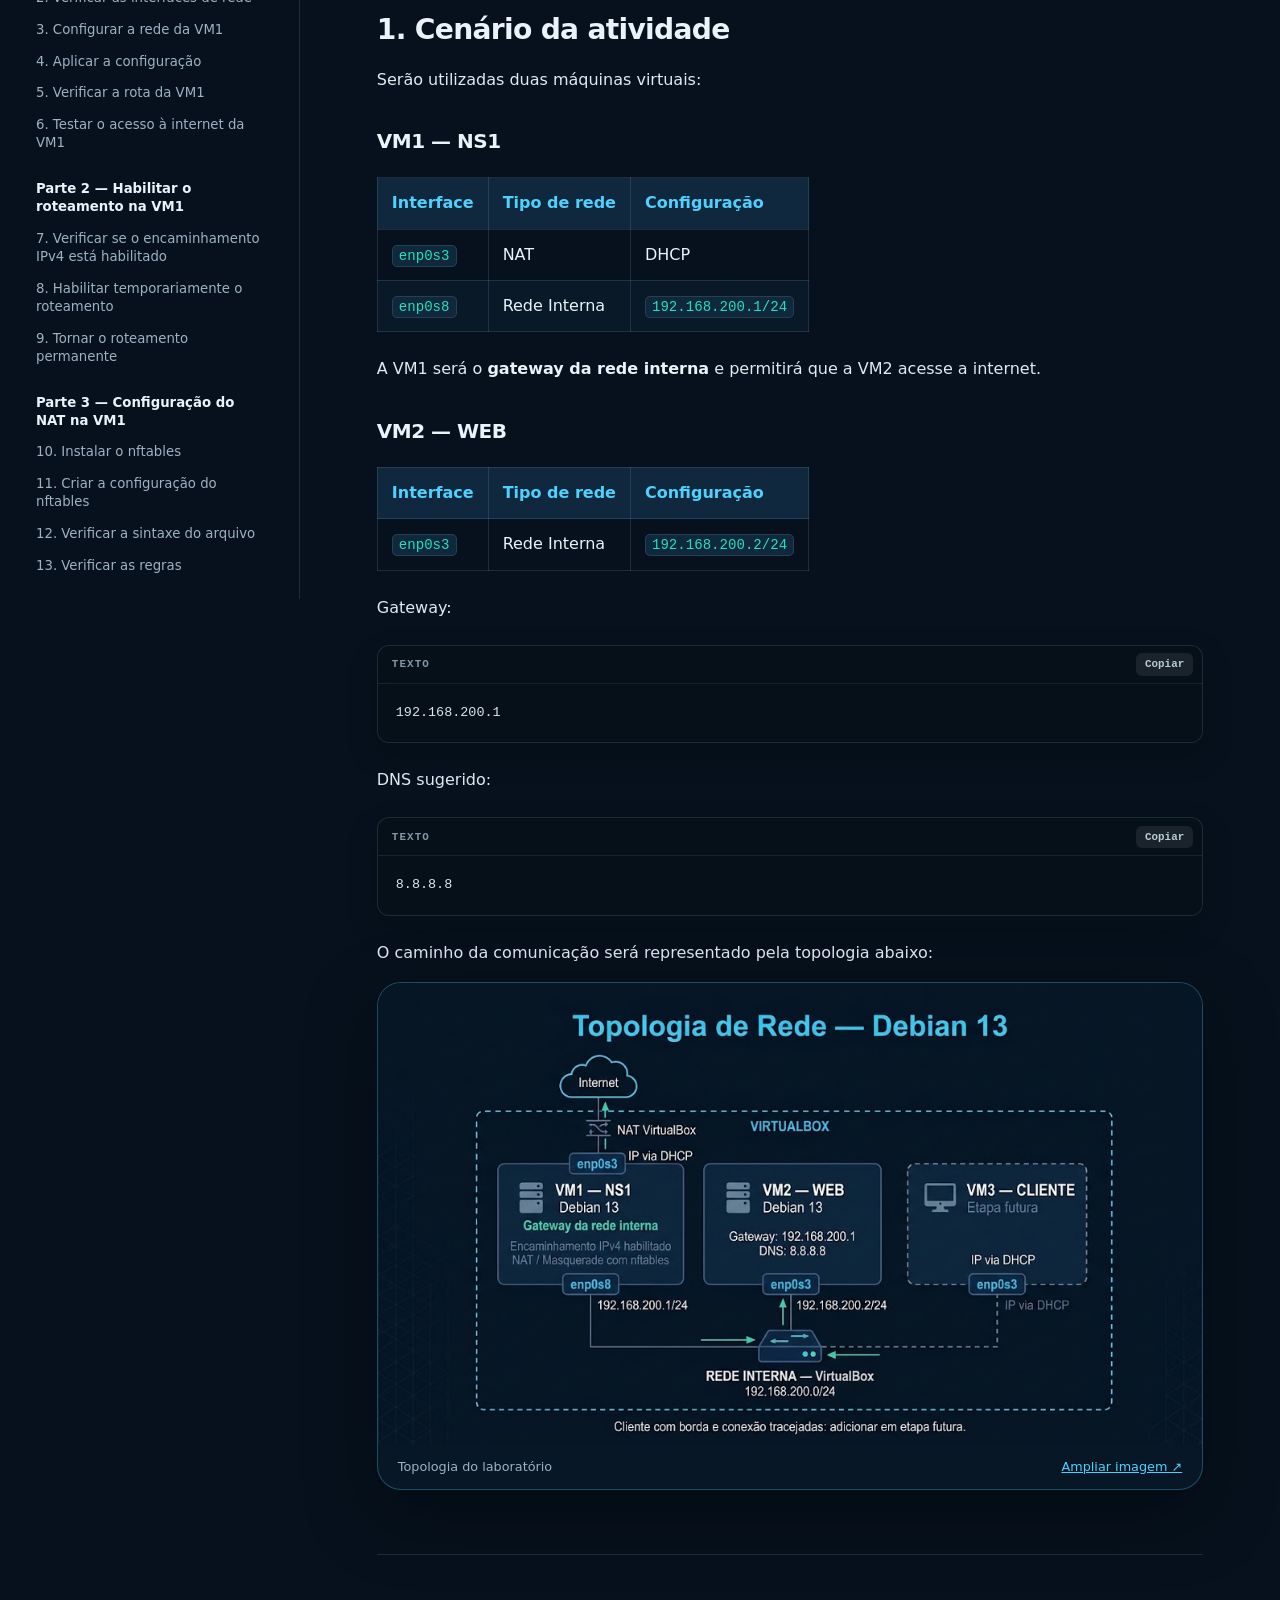
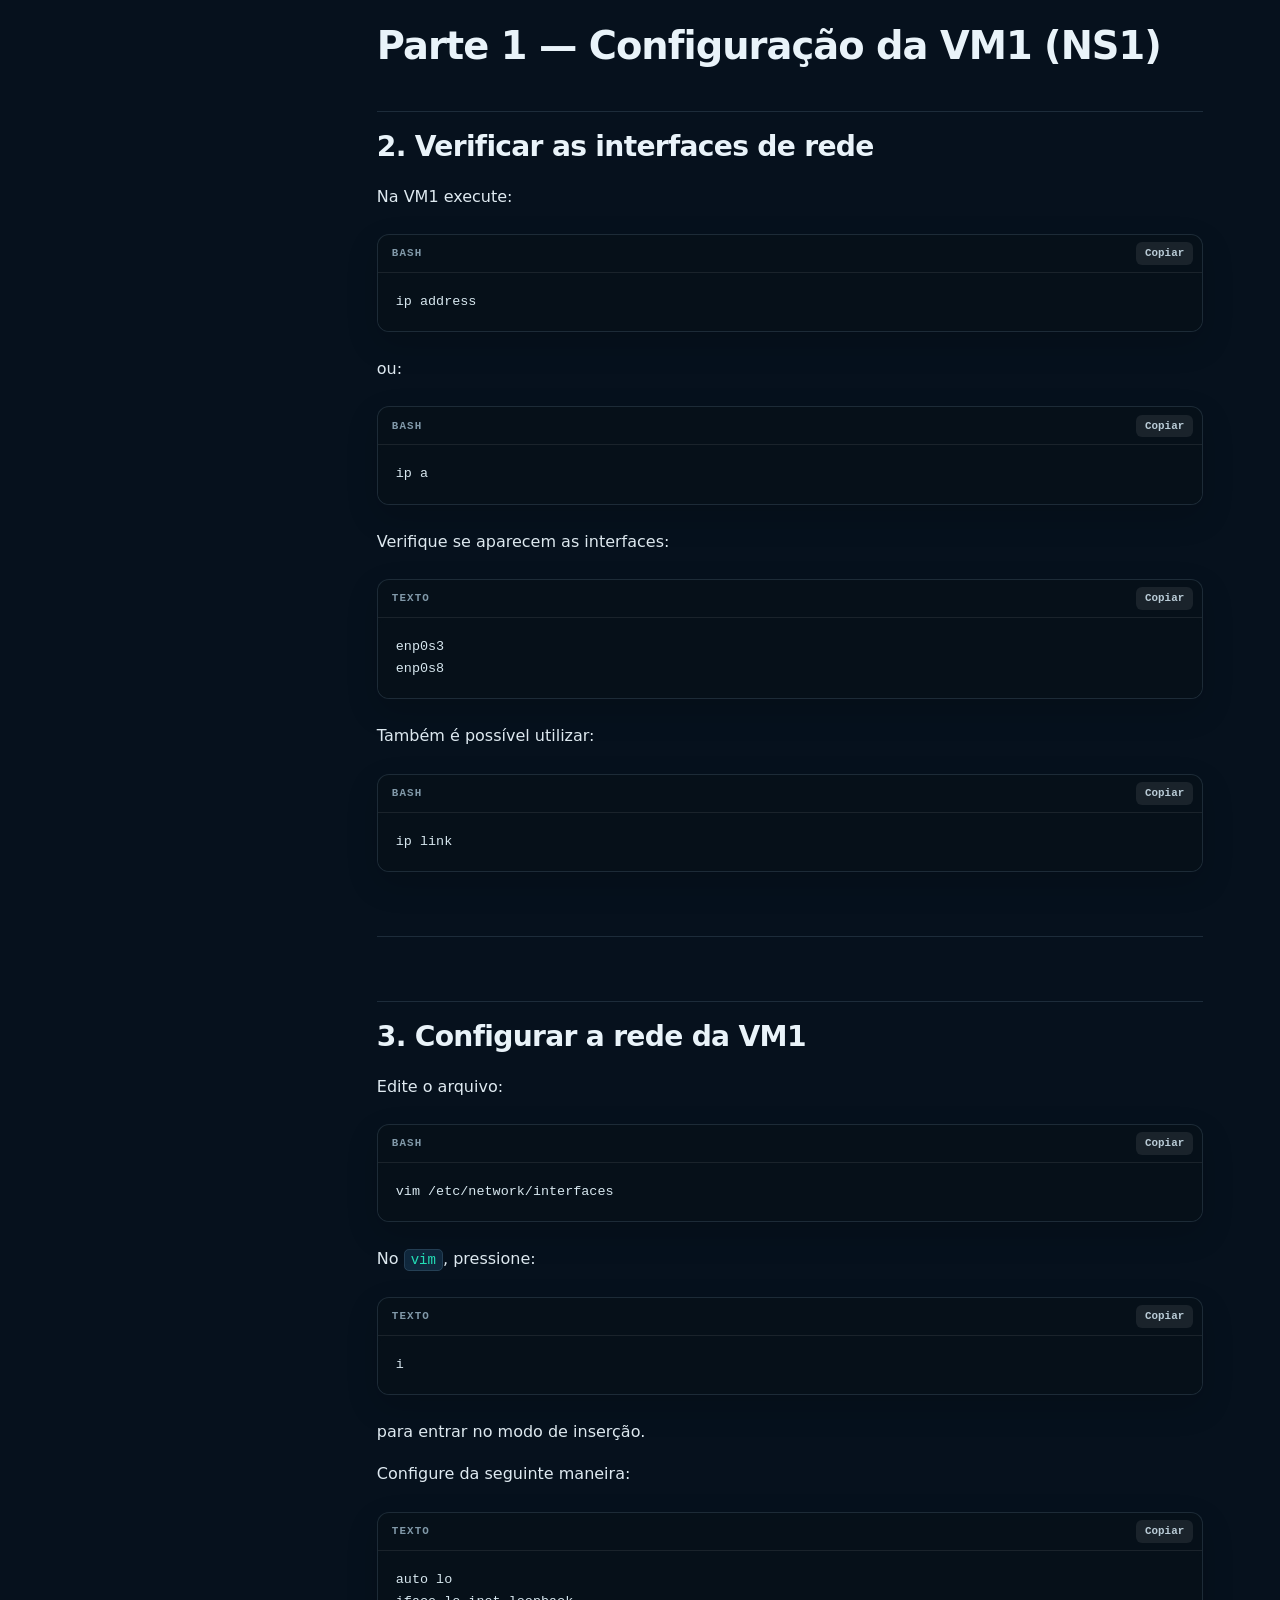
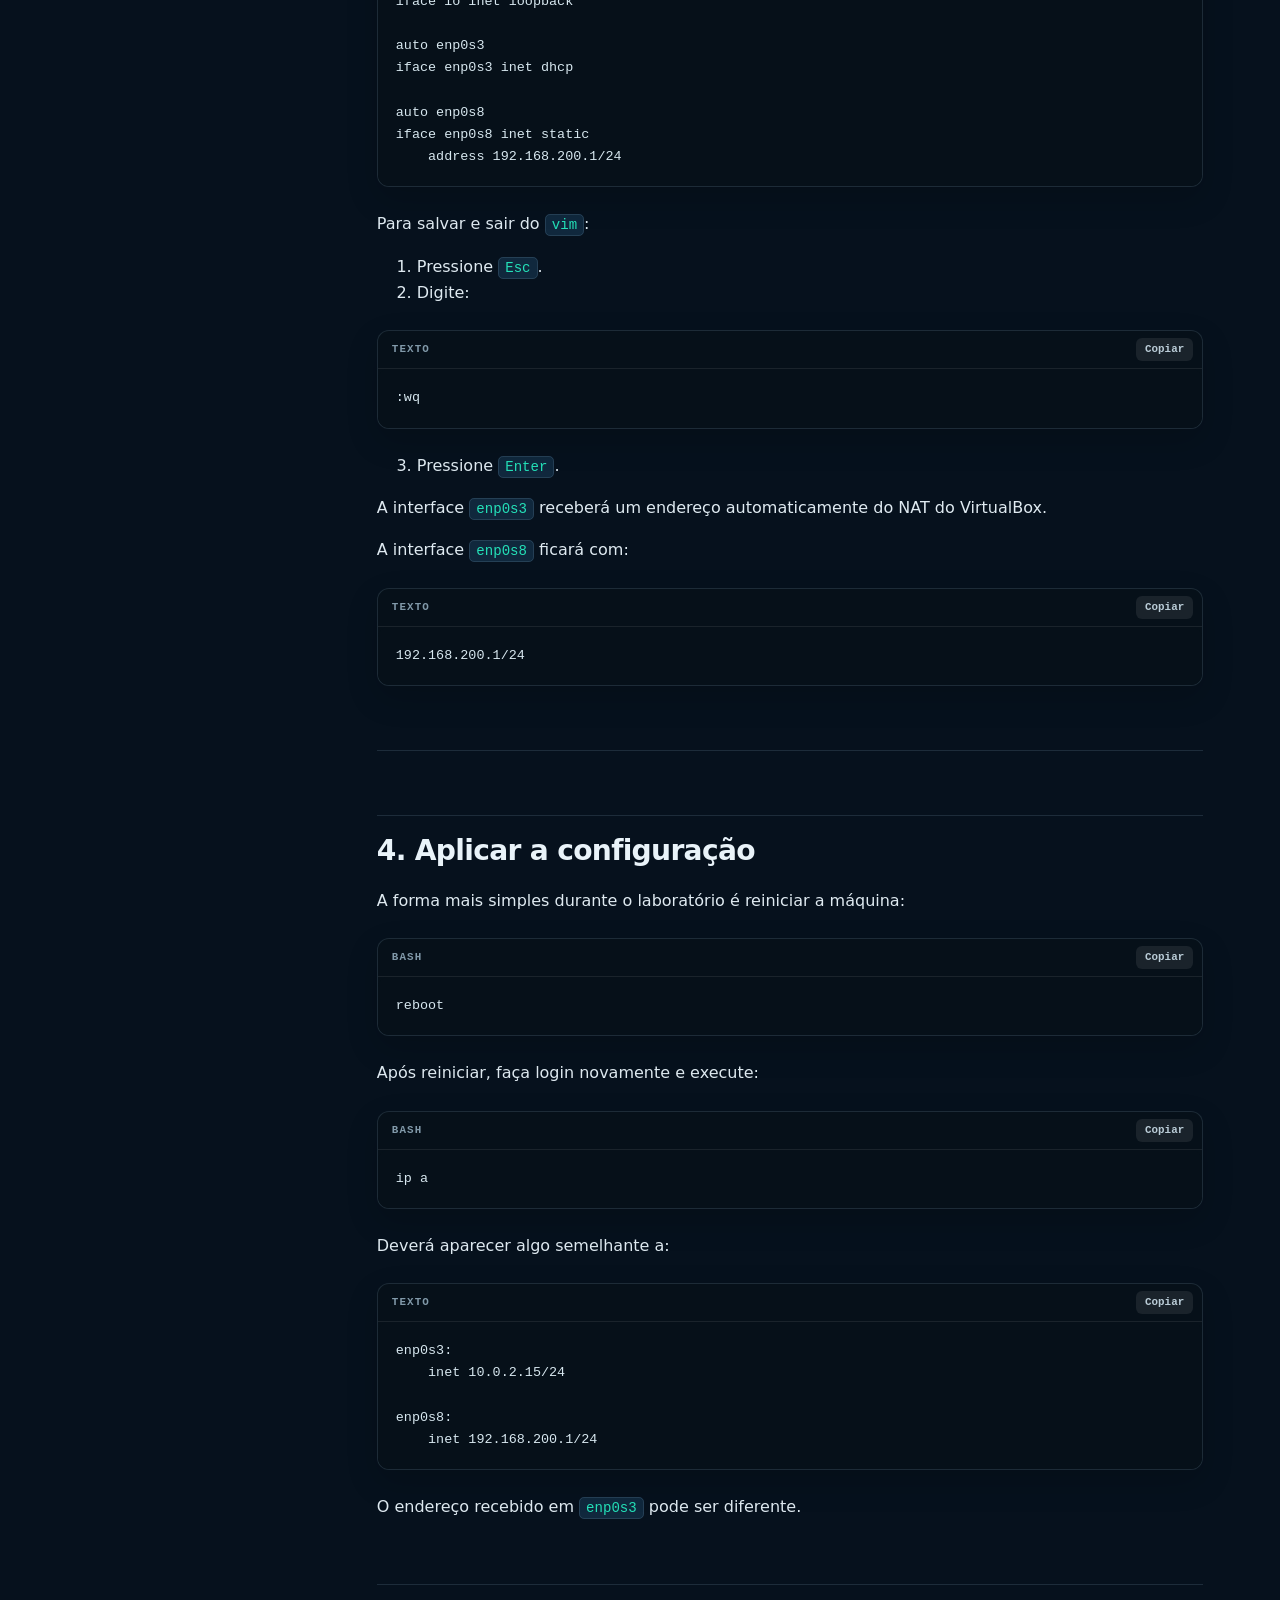
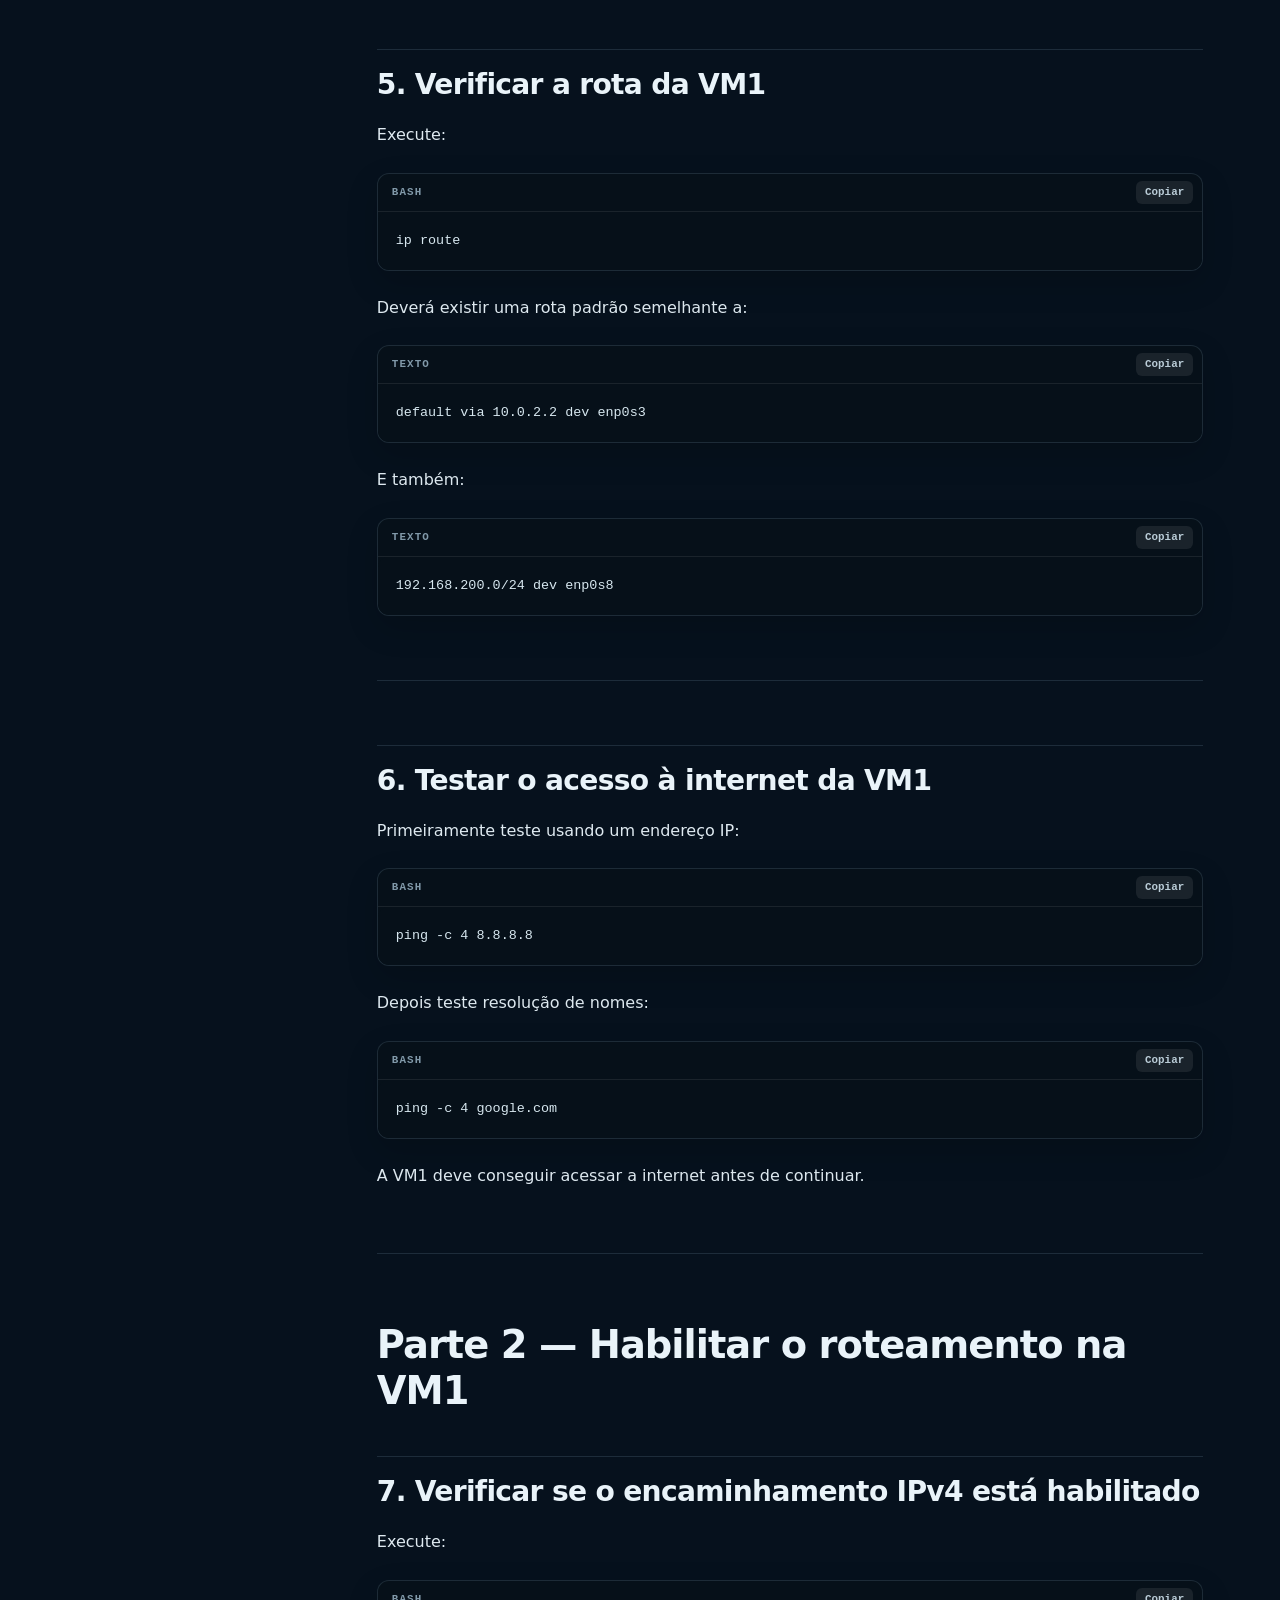
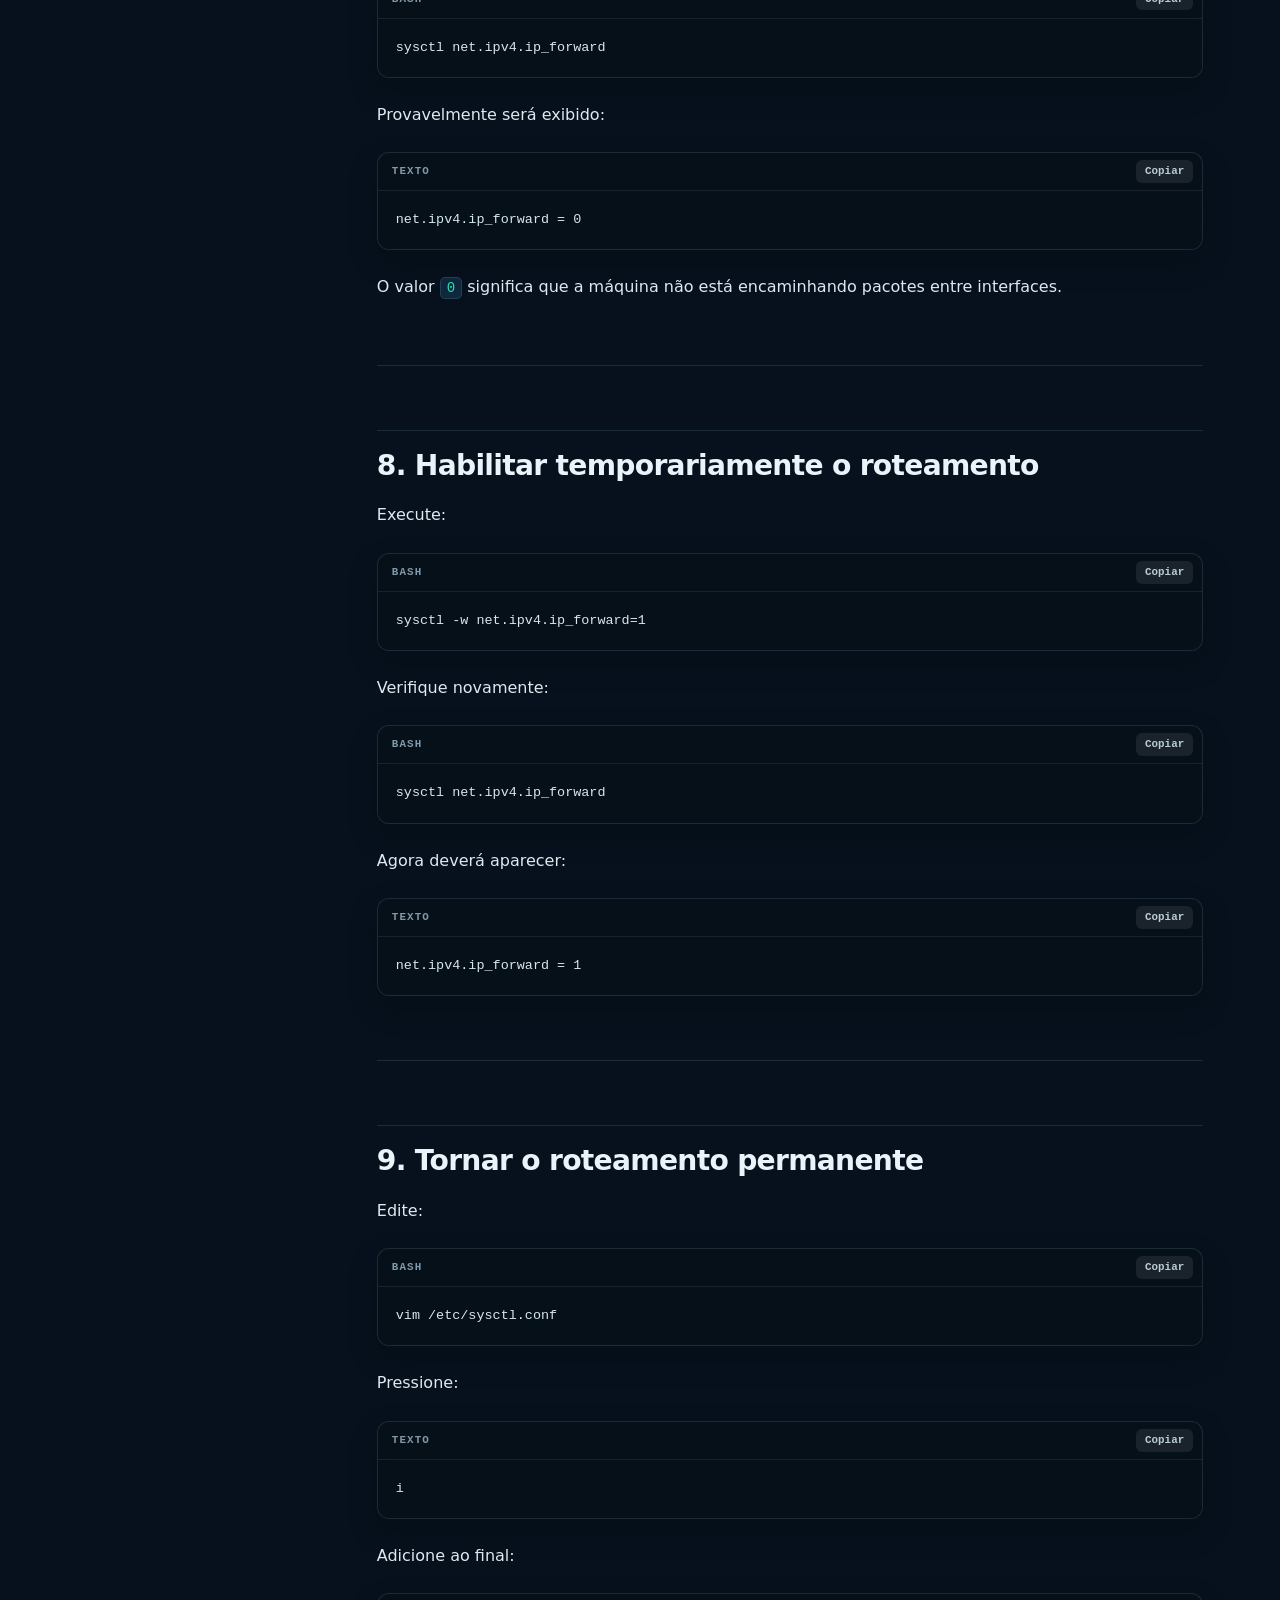
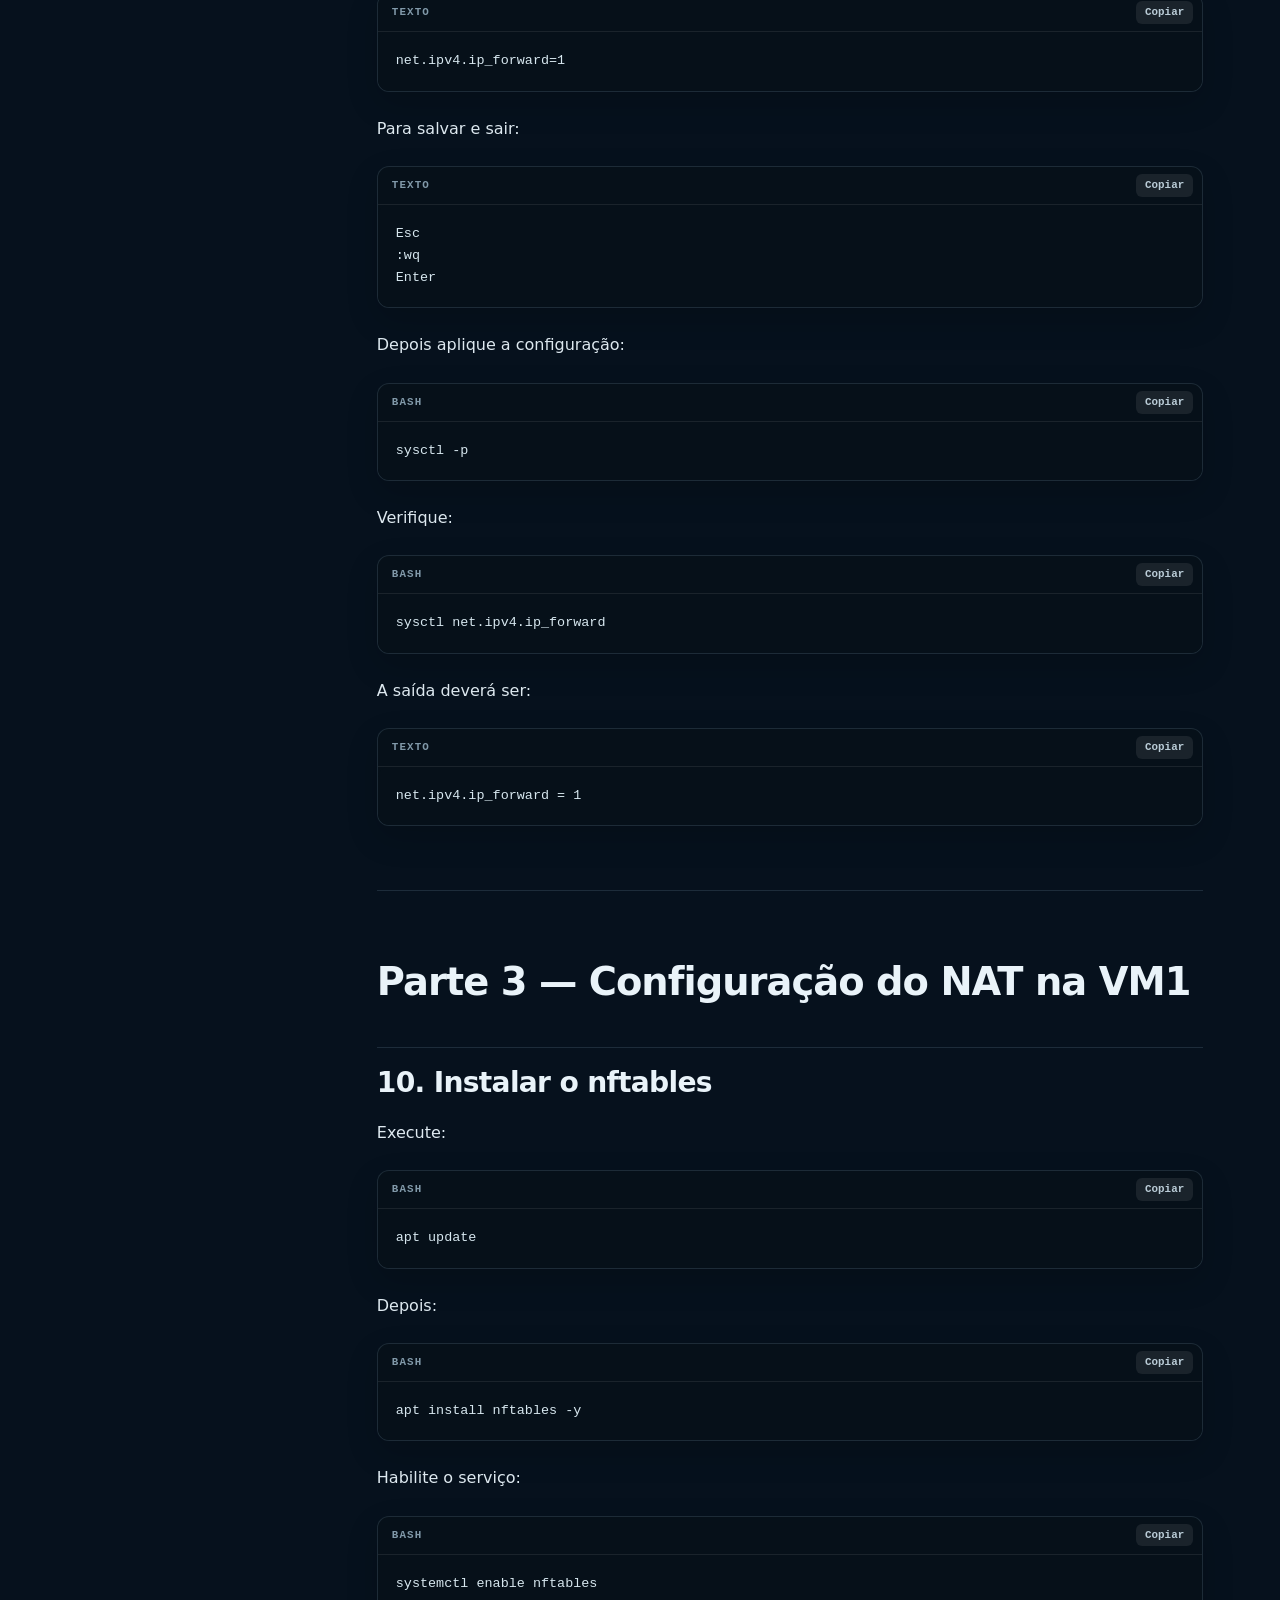
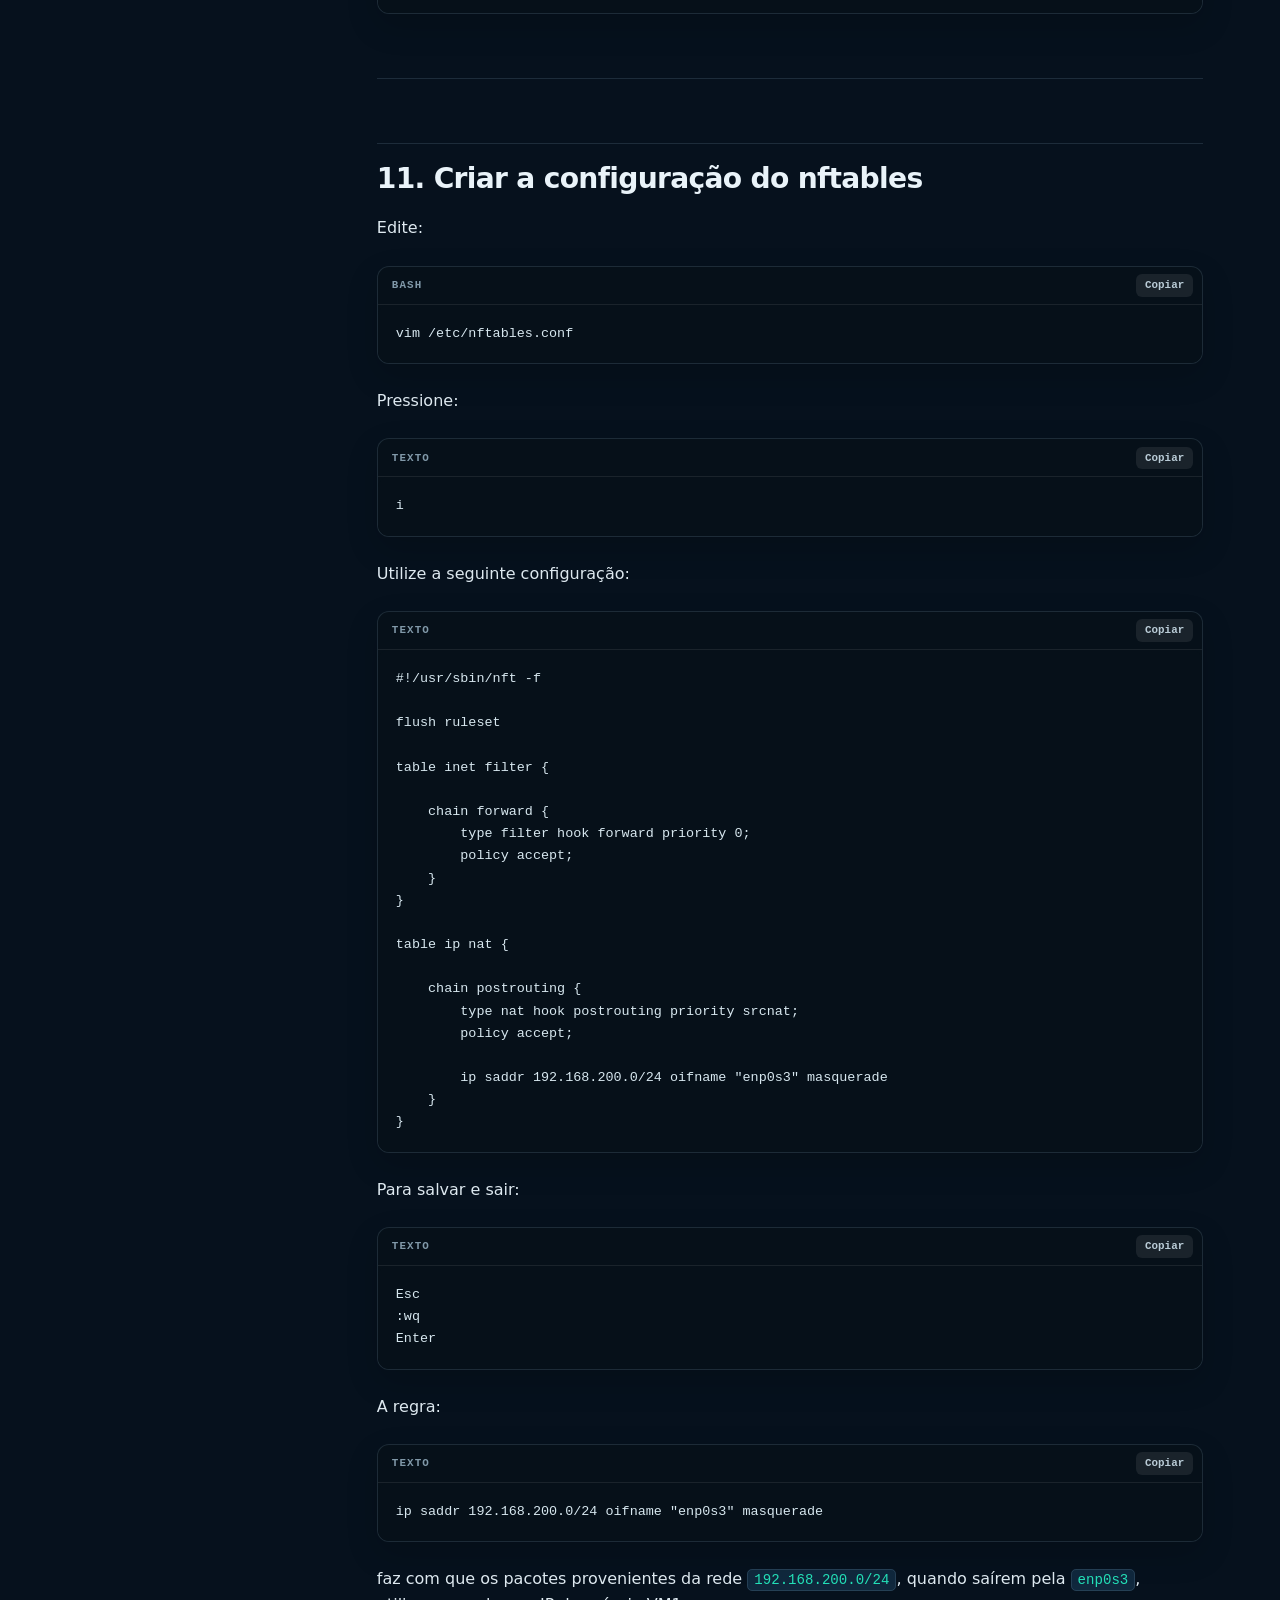
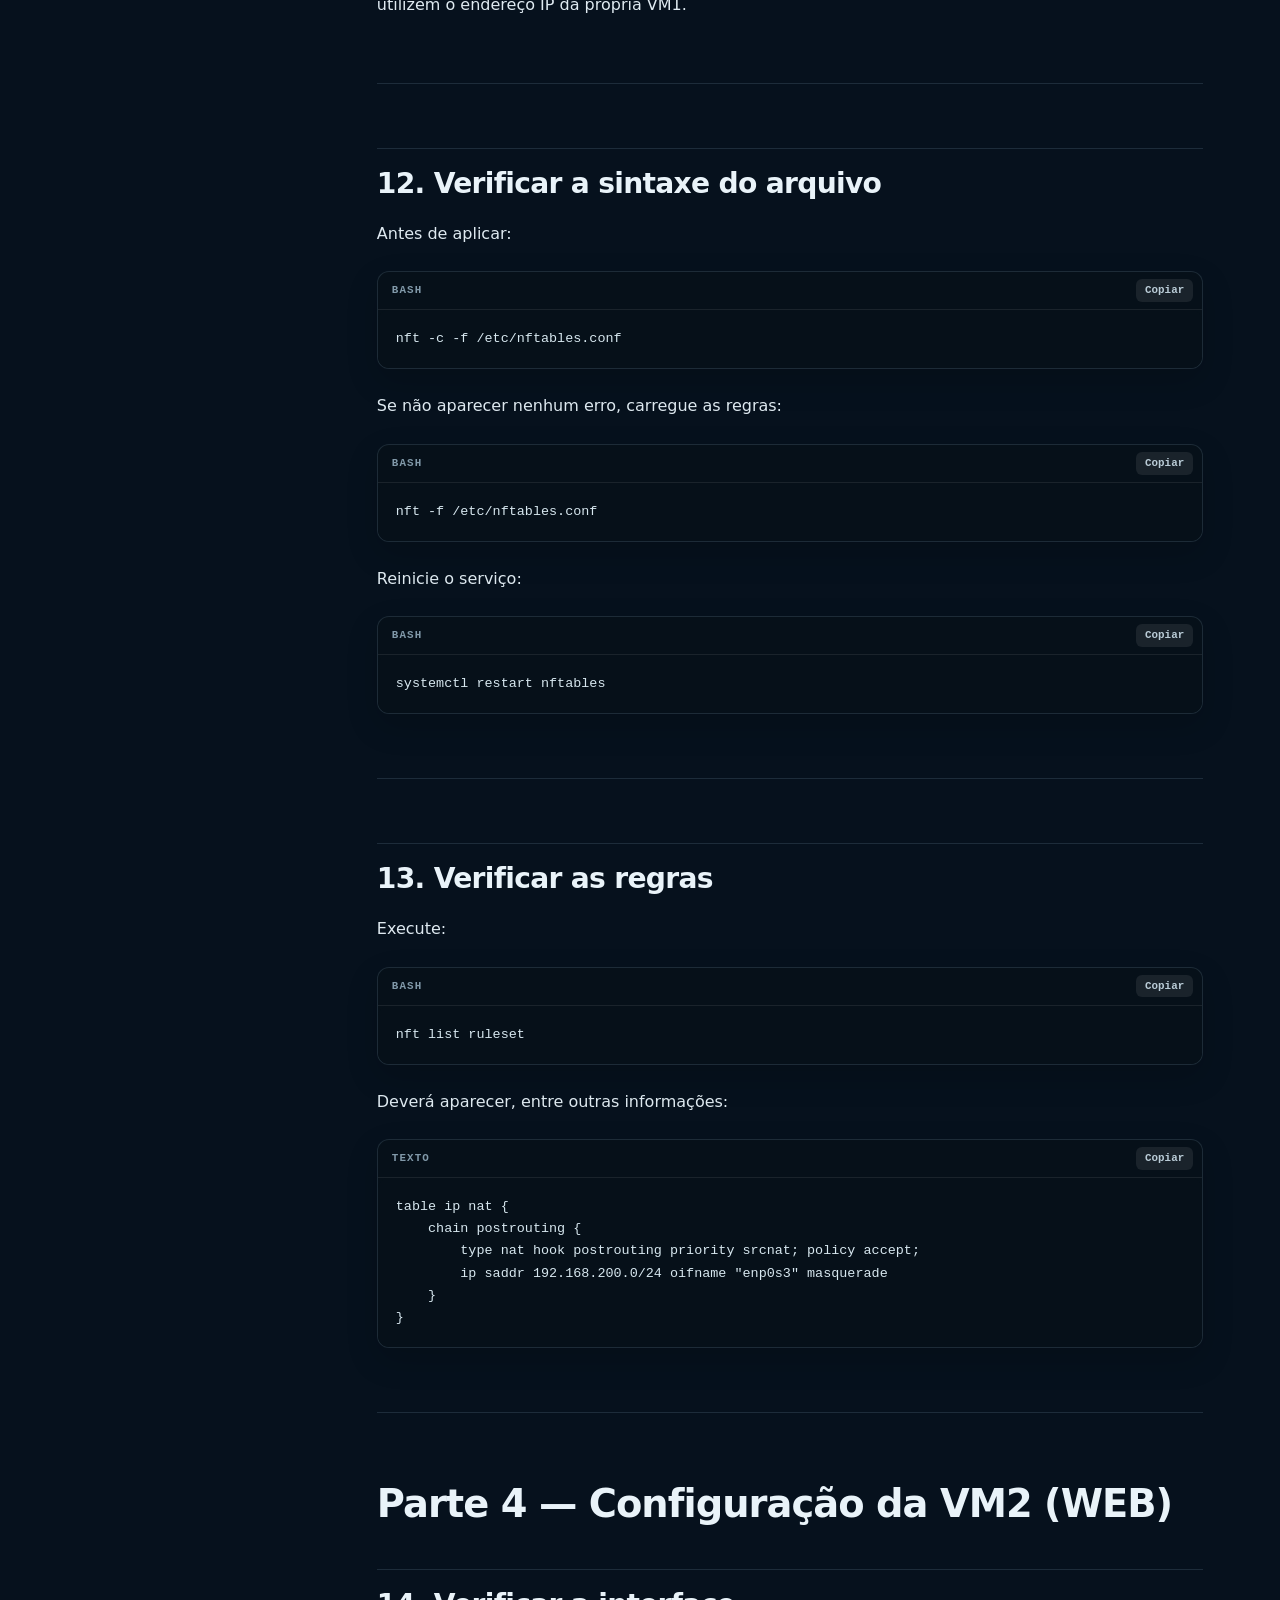
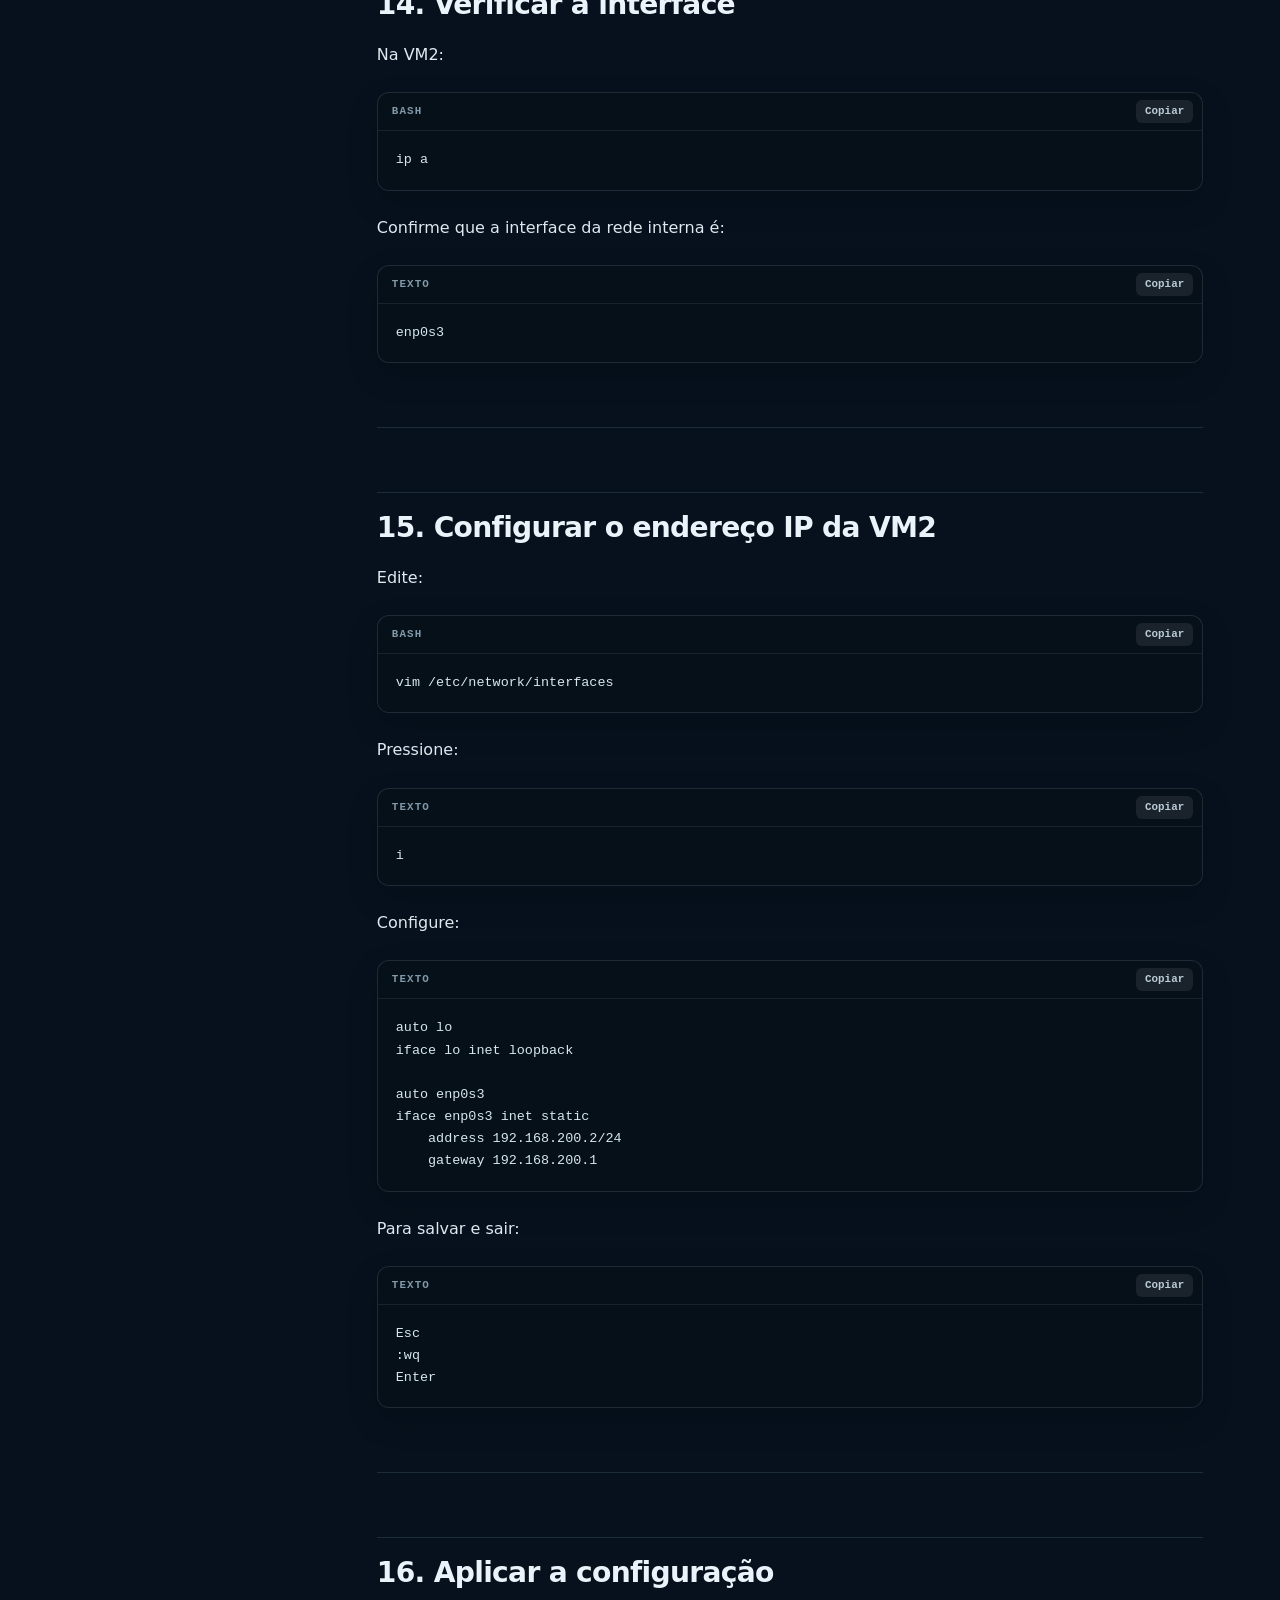
<file: docs/networking/index.html>
<!doctype html>
<html lang="pt-BR">
<head>
<meta charset="utf-8">
<meta name="viewport" content="width=device-width, initial-scale=1">
<meta name="theme-color" content="#06111d">
<meta name="description" content="Guia prático de configuração de IP, roteamento e NAT no Debian 13, com VirtualBox e nftables.">
<title>IP e Roteamento no Debian 13 | ASOR</title>
<link rel="canonical" href="https://asor.tmferreira.tec.br/networking/">
<link rel="stylesheet" href="../style.css">
<script src="../app.js" defer></script>
</head>
<body>
<a class="skip-link" href="#guide">Pular para o conteúdo</a>
<div class="reading-progress" aria-hidden="true"><span id="reading-progress"></span></div>
<header class="site-header">
<a class="brand" href="#inicio"><span class="brand-mark" aria-hidden="true"><svg viewBox="0 0 48 48"><rect x="4" y="5" width="15" height="12" rx="3"/><rect x="29" y="5" width="15" height="12" rx="3"/><rect x="17" y="31" width="15" height="12" rx="3"/><path d="M11 17v7h26v-7M24 24v7"/></svg></span><span><strong>ASOR</strong><small>Administração de Sistemas Operacionais de Redes</small></span></a>
<div class="header-actions"><a class="guide-link" href="../dhcp/">DHCP</a><a class="guide-link" href="../dns/">DNS</a><button class="icon-button" id="search-button" type="button" aria-label="Pesquisar no guia" title="Pesquisar (Ctrl+K)"><svg viewBox="0 0 24 24" aria-hidden="true"><circle cx="10" cy="10" r="7"/><path d="m15 15 6 6"/></svg></button><button class="icon-button" id="theme-button" type="button" aria-label="Ativar tema claro" title="Alternar tema"><svg viewBox="0 0 24 24" aria-hidden="true"><circle cx="12" cy="12" r="4"/><path d="M12 2v2m0 16v2M2 12h2m16 0h2M5 5l2 2m10 10 2 2M5 19l2-2M17 7l2-2"/></svg></button></div>
</header>
<section class="hero" id="inicio" aria-labelledby="hero-title">
<div class="hero-grid" aria-hidden="true"></div>
<div class="hero-content"><span class="eyebrow">GUIA PRÁTICO · VIRTUALBOX</span><h1 id="hero-title">IP e roteamento<br><span>no Debian 13</span></h1><p>Configure a rede interna e utilize a VM1 como gateway para conectar a VM2 à internet.</p><div class="hero-actions"><a class="primary-button" href="#cenario-da-atividade">Começar laboratório <span aria-hidden="true">&nbsp;→</span></a></div><dl class="hero-stats"><div><dt>Rede interna</dt><dd>192.168.200.0/24</dd></div><div><dt>Gateway</dt><dd>192.168.200.1</dd></div><div><dt>NAT</dt><dd>nftables</dd></div></dl></div>
<figure class="network-card topology-image">
<a href="../assets/topologia-debian13.png" target="_blank" rel="noopener" aria-label="Abrir topologia de rede em tamanho original">
<img src="../assets/topologia-debian13.png" alt="Topologia de rede Debian 13 no VirtualBox: VM1 NS1 como gateway, VM2 WEB e VM3 CLIENTE prevista para etapa futura, conectadas à rede interna 192.168.200.0/24. A VM1 acessa a Internet pelo NAT VirtualBox." width="1024" height="572" fetchpriority="high">
</a>
<figcaption>Topologia do laboratório <a href="../assets/topologia-debian13.png" target="_blank" rel="noopener">Ampliar imagem ↗</a></figcaption>
</figure>
</section>
<div class="page-shell"><aside class="sidebar" id="sidebar" aria-label="Navegação do guia"><div class="sidebar-heading"><span>CONTEÚDO</span><button class="close-sidebar" id="close-sidebar" type="button" aria-label="Fechar sumário">×</button></div><nav id="table-of-contents"></nav></aside><main class="content-column"><button class="mobile-menu" id="mobile-menu" type="button" aria-controls="sidebar" aria-expanded="false">☰ &nbsp; Sumário</button><article class="markdown-body" id="guide">
<h1 id="howto-configuracao-de-ip-e-roteamento-no-debian-13">HOWTO – Configuração de IP e Roteamento no Debian 13</h1>
<h2 id="cenario-da-atividade">1. Cenário da atividade</h2>
<p>Serão utilizadas duas máquinas virtuais:</p>
<h3 id="vm1-ns1">VM1 — NS1</h3>
<table>
<thead>
<tr>
<th>Interface</th>
<th>Tipo de rede</th>
<th>Configuração</th>
</tr>
</thead>
<tbody>
<tr>
<td><code>enp0s3</code></td>
<td>NAT</td>
<td>DHCP</td>
</tr>
<tr>
<td><code>enp0s8</code></td>
<td>Rede Interna</td>
<td><code>192.168.200.1/24</code></td>
</tr>
</tbody>
</table>
<p>A VM1 será o <strong>gateway da rede interna</strong> e permitirá que a VM2 acesse a internet.</p>
<h3 id="vm2-web">VM2 — WEB</h3>
<table>
<thead>
<tr>
<th>Interface</th>
<th>Tipo de rede</th>
<th>Configuração</th>
</tr>
</thead>
<tbody>
<tr>
<td><code>enp0s3</code></td>
<td>Rede Interna</td>
<td><code>192.168.200.2/24</code></td>
</tr>
</tbody>
</table>
<p>Gateway:</p>
<pre><code class="language-text">192.168.200.1
</code></pre>
<p>DNS sugerido:</p>
<pre><code class="language-text">8.8.8.8
</code></pre>
<p>O caminho da comunicação será representado pela topologia abaixo:</p>
<figure class="network-card topology-image">
<a href="../assets/topologia-debian13.png" target="_blank" rel="noopener" aria-label="Abrir topologia de rede em tamanho original">
<img src="../assets/topologia-debian13.png" alt="Topologia da comunicação: VM2 WEB na rede 192.168.200.0/24 acessa a Internet pela VM1 NS1 e pelo NAT VirtualBox. Cliente previsto para etapa futura." width="1024" height="572" loading="lazy">
</a>
<figcaption>Topologia do laboratório <a href="../assets/topologia-debian13.png" target="_blank" rel="noopener">Ampliar imagem ↗</a></figcaption>
</figure>
<hr />
<h1 id="parte-1-configuracao-da-vm1-ns1">Parte 1 — Configuração da VM1 (NS1)</h1>
<h2 id="verificar-as-interfaces-de-rede">2. Verificar as interfaces de rede</h2>
<p>Na VM1 execute:</p>
<pre><code class="language-bash">ip address
</code></pre>
<p>ou:</p>
<pre><code class="language-bash">ip a
</code></pre>
<p>Verifique se aparecem as interfaces:</p>
<pre><code class="language-text">enp0s3
enp0s8
</code></pre>
<p>Também é possível utilizar:</p>
<pre><code class="language-bash">ip link
</code></pre>
<hr />
<h2 id="configurar-a-rede-da-vm1">3. Configurar a rede da VM1</h2>
<p>Edite o arquivo:</p>
<pre><code class="language-bash">vim /etc/network/interfaces
</code></pre>
<p>No <code>vim</code>, pressione:</p>
<pre><code class="language-text">i
</code></pre>
<p>para entrar no modo de inserção.</p>
<p>Configure da seguinte maneira:</p>
<pre><code class="language-text">auto lo
iface lo inet loopback

auto enp0s3
iface enp0s3 inet dhcp

auto enp0s8
iface enp0s8 inet static
    address 192.168.200.1/24
</code></pre>
<p>Para salvar e sair do <code>vim</code>:</p>
<ol>
<li>Pressione <code>Esc</code>.</li>
<li>Digite:</li>
</ol>
<pre><code class="language-text">:wq
</code></pre>
<ol start="3">
<li>Pressione <code>Enter</code>.</li>
</ol>
<p>A interface <code>enp0s3</code> receberá um endereço automaticamente do NAT do VirtualBox.</p>
<p>A interface <code>enp0s8</code> ficará com:</p>
<pre><code class="language-text">192.168.200.1/24
</code></pre>
<hr />
<h2 id="aplicar-a-configuracao">4. Aplicar a configuração</h2>
<p>A forma mais simples durante o laboratório é reiniciar a máquina:</p>
<pre><code class="language-bash">reboot
</code></pre>
<p>Após reiniciar, faça login novamente e execute:</p>
<pre><code class="language-bash">ip a
</code></pre>
<p>Deverá aparecer algo semelhante a:</p>
<pre><code class="language-text">enp0s3:
    inet 10.0.2.15/24

enp0s8:
    inet 192.168.200.1/24
</code></pre>
<p>O endereço recebido em <code>enp0s3</code> pode ser diferente.</p>
<hr />
<h2 id="verificar-a-rota-da-vm1">5. Verificar a rota da VM1</h2>
<p>Execute:</p>
<pre><code class="language-bash">ip route
</code></pre>
<p>Deverá existir uma rota padrão semelhante a:</p>
<pre><code class="language-text">default via 10.0.2.2 dev enp0s3
</code></pre>
<p>E também:</p>
<pre><code class="language-text">192.168.200.0/24 dev enp0s8
</code></pre>
<hr />
<h2 id="testar-o-acesso-a-internet-da-vm1">6. Testar o acesso à internet da VM1</h2>
<p>Primeiramente teste usando um endereço IP:</p>
<pre><code class="language-bash">ping -c 4 8.8.8.8
</code></pre>
<p>Depois teste resolução de nomes:</p>
<pre><code class="language-bash">ping -c 4 google.com
</code></pre>
<p>A VM1 deve conseguir acessar a internet antes de continuar.</p>
<hr />
<h1 id="parte-2-habilitar-o-roteamento-na-vm1">Parte 2 — Habilitar o roteamento na VM1</h1>
<h2 id="verificar-se-o-encaminhamento-ipv4-esta-habilitado">7. Verificar se o encaminhamento IPv4 está habilitado</h2>
<p>Execute:</p>
<pre><code class="language-bash">sysctl net.ipv4.ip_forward
</code></pre>
<p>Provavelmente será exibido:</p>
<pre><code class="language-text">net.ipv4.ip_forward = 0
</code></pre>
<p>O valor <code>0</code> significa que a máquina não está encaminhando pacotes entre interfaces.</p>
<hr />
<h2 id="habilitar-temporariamente-o-roteamento">8. Habilitar temporariamente o roteamento</h2>
<p>Execute:</p>
<pre><code class="language-bash">sysctl -w net.ipv4.ip_forward=1
</code></pre>
<p>Verifique novamente:</p>
<pre><code class="language-bash">sysctl net.ipv4.ip_forward
</code></pre>
<p>Agora deverá aparecer:</p>
<pre><code class="language-text">net.ipv4.ip_forward = 1
</code></pre>
<hr />
<h2 id="tornar-o-roteamento-permanente">9. Tornar o roteamento permanente</h2>
<p>Edite:</p>
<pre><code class="language-bash">vim /etc/sysctl.conf
</code></pre>
<p>Pressione:</p>
<pre><code class="language-text">i
</code></pre>
<p>Adicione ao final:</p>
<pre><code class="language-text">net.ipv4.ip_forward=1
</code></pre>
<p>Para salvar e sair:</p>
<pre><code class="language-text">Esc
:wq
Enter
</code></pre>
<p>Depois aplique a configuração:</p>
<pre><code class="language-bash">sysctl -p
</code></pre>
<p>Verifique:</p>
<pre><code class="language-bash">sysctl net.ipv4.ip_forward
</code></pre>
<p>A saída deverá ser:</p>
<pre><code class="language-text">net.ipv4.ip_forward = 1
</code></pre>
<hr />
<h1 id="parte-3-configuracao-do-nat-na-vm1">Parte 3 — Configuração do NAT na VM1</h1>
<h2 id="instalar-o-nftables">10. Instalar o nftables</h2>
<p>Execute:</p>
<pre><code class="language-bash">apt update
</code></pre>
<p>Depois:</p>
<pre><code class="language-bash">apt install nftables -y
</code></pre>
<p>Habilite o serviço:</p>
<pre><code class="language-bash">systemctl enable nftables
</code></pre>
<hr />
<h2 id="criar-a-configuracao-do-nftables">11. Criar a configuração do nftables</h2>
<p>Edite:</p>
<pre><code class="language-bash">vim /etc/nftables.conf
</code></pre>
<p>Pressione:</p>
<pre><code class="language-text">i
</code></pre>
<p>Utilize a seguinte configuração:</p>
<pre><code class="language-text">#!/usr/sbin/nft -f

flush ruleset

table inet filter {

    chain forward {
        type filter hook forward priority 0;
        policy accept;
    }
}

table ip nat {

    chain postrouting {
        type nat hook postrouting priority srcnat;
        policy accept;

        ip saddr 192.168.200.0/24 oifname &quot;enp0s3&quot; masquerade
    }
}
</code></pre>
<p>Para salvar e sair:</p>
<pre><code class="language-text">Esc
:wq
Enter
</code></pre>
<p>A regra:</p>
<pre><code class="language-text">ip saddr 192.168.200.0/24 oifname &quot;enp0s3&quot; masquerade
</code></pre>
<p>faz com que os pacotes provenientes da rede <code>192.168.200.0/24</code>, quando saírem pela <code>enp0s3</code>, utilizem o endereço IP da própria VM1.</p>
<hr />
<h2 id="verificar-a-sintaxe-do-arquivo">12. Verificar a sintaxe do arquivo</h2>
<p>Antes de aplicar:</p>
<pre><code class="language-bash">nft -c -f /etc/nftables.conf
</code></pre>
<p>Se não aparecer nenhum erro, carregue as regras:</p>
<pre><code class="language-bash">nft -f /etc/nftables.conf
</code></pre>
<p>Reinicie o serviço:</p>
<pre><code class="language-bash">systemctl restart nftables
</code></pre>
<hr />
<h2 id="verificar-as-regras">13. Verificar as regras</h2>
<p>Execute:</p>
<pre><code class="language-bash">nft list ruleset
</code></pre>
<p>Deverá aparecer, entre outras informações:</p>
<pre><code class="language-text">table ip nat {
    chain postrouting {
        type nat hook postrouting priority srcnat; policy accept;
        ip saddr 192.168.200.0/24 oifname &quot;enp0s3&quot; masquerade
    }
}
</code></pre>
<hr />
<h1 id="parte-4-configuracao-da-vm2-web">Parte 4 — Configuração da VM2 (WEB)</h1>
<h2 id="verificar-a-interface">14. Verificar a interface</h2>
<p>Na VM2:</p>
<pre><code class="language-bash">ip a
</code></pre>
<p>Confirme que a interface da rede interna é:</p>
<pre><code class="language-text">enp0s3
</code></pre>
<hr />
<h2 id="configurar-o-endereco-ip-da-vm2">15. Configurar o endereço IP da VM2</h2>
<p>Edite:</p>
<pre><code class="language-bash">vim /etc/network/interfaces
</code></pre>
<p>Pressione:</p>
<pre><code class="language-text">i
</code></pre>
<p>Configure:</p>
<pre><code class="language-text">auto lo
iface lo inet loopback

auto enp0s3
iface enp0s3 inet static
    address 192.168.200.2/24
    gateway 192.168.200.1
</code></pre>
<p>Para salvar e sair:</p>
<pre><code class="language-text">Esc
:wq
Enter
</code></pre>
<hr />
<h2 id="aplicar-a-configuracao-1">16. Aplicar a configuração</h2>
<p>Reinicie:</p>
<pre><code class="language-bash">reboot
</code></pre>
<p>Após iniciar novamente, execute:</p>
<pre><code class="language-bash">ip a
</code></pre>
<p>Deverá aparecer:</p>
<pre><code class="language-text">inet 192.168.200.2/24
</code></pre>
<hr />
<h1 id="parte-5-verificar-o-gateway">Parte 5 — Verificar o gateway</h1>
<h2 id="verificar-a-tabela-de-roteamento-da-vm2">17. Verificar a tabela de roteamento da VM2</h2>
<p>Execute:</p>
<pre><code class="language-bash">ip route
</code></pre>
<p>Deverá aparecer aproximadamente:</p>
<pre><code class="language-text">default via 192.168.200.1 dev enp0s3
192.168.200.0/24 dev enp0s3
</code></pre>
<p>A linha mais importante é:</p>
<pre><code class="language-text">default via 192.168.200.1 dev enp0s3
</code></pre>
<p>Ela indica que qualquer destino que não pertença à rede local deverá ser enviado para a VM1.</p>
<hr />
<h1 id="parte-6-testes-de-comunicacao">Parte 6 — Testes de comunicação</h1>
<h2 id="testar-vm2-vm1">18. Testar VM2 → VM1</h2>
<p>Na VM2 execute:</p>
<pre><code class="language-bash">ping -c 4 192.168.200.1
</code></pre>
<p>O resultado esperado é semelhante a:</p>
<pre><code class="language-text">64 bytes from 192.168.200.1: icmp_seq=1 ttl=64 time=...
</code></pre>
<hr />
<h2 id="testar-vm1-vm2">19. Testar VM1 → VM2</h2>
<p>Na VM1 execute:</p>
<pre><code class="language-bash">ping -c 4 192.168.200.2
</code></pre>
<p>O resultado esperado é:</p>
<pre><code class="language-text">64 bytes from 192.168.200.2: icmp_seq=1 ttl=64 time=...
</code></pre>
<p>Se ambos funcionarem, a comunicação da rede interna está configurada corretamente.</p>
<hr />
<h1 id="parte-7-testar-o-acesso-a-internet">Parte 7 — Testar o acesso à internet</h1>
<h2 id="testar-utilizando-endereco-ip">20. Testar utilizando endereço IP</h2>
<p>Na VM2:</p>
<pre><code class="language-bash">ping -c 4 8.8.8.8
</code></pre>
<p>Se funcionar, significa que:</p>
<ul>
<li>o endereço IP está correto;</li>
<li>o gateway está correto;</li>
<li>o roteamento da VM1 está funcionando;</li>
<li>o NAT está funcionando.</li>
</ul>
<p>O caminho realizado é:</p>
<pre><code class="language-text">192.168.200.2
      |
      v
192.168.200.1
      |
      v
   enp0s3
      |
      v
   Internet
</code></pre>
<hr />
<h1 id="parte-8-configurar-dns-na-vm2">Parte 8 — Configurar DNS na VM2</h1>
<p>Se:</p>
<pre><code class="language-bash">ping -c 4 8.8.8.8
</code></pre>
<p>funcionar, mas:</p>
<pre><code class="language-bash">ping -c 4 google.com
</code></pre>
<p>não funcionar, verifique:</p>
<pre><code class="language-bash">cat /etc/resolv.conf
</code></pre>
<p>Para o laboratório, pode ser utilizado:</p>
<pre><code class="language-text">nameserver 8.8.8.8
</code></pre>
<p>Edite:</p>
<pre><code class="language-bash">vim /etc/resolv.conf
</code></pre>
<p>Pressione:</p>
<pre><code class="language-text">i
</code></pre>
<p>Adicione:</p>
<pre><code class="language-text">nameserver 8.8.8.8
</code></pre>
<p>Depois salve e saia:</p>
<pre><code class="language-text">Esc
:wq
Enter
</code></pre>
<p>Teste novamente:</p>
<pre><code class="language-bash">ping -c 4 google.com
</code></pre>
<hr />
<h1 id="parte-9-verificacoes-finais">Parte 9 — Verificações finais</h1>
<p>Na VM1:</p>
<pre><code class="language-bash">ip a
</code></pre>
<pre><code class="language-bash">ip route
</code></pre>
<pre><code class="language-bash">sysctl net.ipv4.ip_forward
</code></pre>
<pre><code class="language-bash">nft list ruleset
</code></pre>
<p>Na VM2:</p>
<pre><code class="language-bash">ip a
</code></pre>
<pre><code class="language-bash">ip route
</code></pre>
<pre><code class="language-bash">ping -c 4 192.168.200.1
</code></pre>
<pre><code class="language-bash">ping -c 4 8.8.8.8
</code></pre>
<pre><code class="language-bash">ping -c 4 google.com
</code></pre>
<hr />
<h1 id="comandos-basicos-do-vim-utilizados-na-atividade">Comandos básicos do Vim utilizados na atividade</h1>
<p>Para editar os arquivos desta atividade, serão necessários apenas alguns comandos básicos.</p>
<p>Entrar no modo de inserção:</p>
<pre><code class="language-text">i
</code></pre>
<p>Voltar para o modo normal:</p>
<pre><code class="language-text">Esc
</code></pre>
<p>Salvar o arquivo:</p>
<pre><code class="language-text">:w
</code></pre>
<p>Salvar e sair:</p>
<pre><code class="language-text">:wq
</code></pre>
<p>Sair sem salvar:</p>
<pre><code class="language-text">:q!
</code></pre>
<p>Portanto, o fluxo básico será:</p>
<pre><code class="language-text">vim arquivo
</code></pre>
<p>Depois:</p>
<pre><code class="language-text">i
</code></pre>
<p>Faça as alterações.</p>
<p>Em seguida:</p>
<pre><code class="language-text">Esc
:wq
Enter
</code></pre>
<hr />
<h1 id="resumo-das-configuracoes">Resumo das configurações</h1>
<h2 id="vm1-ns1-1">VM1 — NS1</h2>
<p>Arquivo:</p>
<pre><code class="language-text">/etc/network/interfaces
</code></pre>
<p>Configuração:</p>
<pre><code class="language-text">auto lo
iface lo inet loopback

auto enp0s3
iface enp0s3 inet dhcp

auto enp0s8
iface enp0s8 inet static
    address 192.168.200.1/24
</code></pre>
<p>Roteamento:</p>
<pre><code class="language-text">net.ipv4.ip_forward=1
</code></pre>
<p>NAT:</p>
<pre><code class="language-text">ip saddr 192.168.200.0/24 oifname &quot;enp0s3&quot; masquerade
</code></pre>
<hr />
<h2 id="vm2-web-1">VM2 — WEB</h2>
<p>Arquivo:</p>
<pre><code class="language-text">/etc/network/interfaces
</code></pre>
<p>Configuração:</p>
<pre><code class="language-text">auto lo
iface lo inet loopback

auto enp0s3
iface enp0s3 inet static
    address 192.168.200.2/24
    gateway 192.168.200.1
</code></pre>
<hr />
<h1 id="o-que-deve-aparecer-no-pdf-da-atividade">O que deve aparecer no PDF da atividade</h1>
<p>Os alunos deverão registrar prints dos seguintes testes:</p>
<h3 id="vm1">VM1</h3>
<pre><code class="language-bash">ip a
</code></pre>
<p>para demonstrar:</p>
<pre><code class="language-text">enp0s8 → 192.168.200.1/24
</code></pre>
<h3 id="vm2">VM2</h3>
<pre><code class="language-bash">ip a
</code></pre>
<p>para demonstrar:</p>
<pre><code class="language-text">enp0s3 → 192.168.200.2/24
</code></pre>
<h3 id="gateway-da-vm2">Gateway da VM2</h3>
<pre><code class="language-bash">ip route
</code></pre>
<p>para demonstrar:</p>
<pre><code class="language-text">default via 192.168.200.1
</code></pre>
<h3 id="comunicacao-entre-as-maquinas">Comunicação entre as máquinas</h3>
<p>Na VM2:</p>
<pre><code class="language-bash">ping -c 4 192.168.200.1
</code></pre>
<h3 id="acesso-a-internet">Acesso à internet</h3>
<p>Na VM2:</p>
<pre><code class="language-bash">ping -c 4 8.8.8.8
</code></pre>
<p>e:</p>
<pre><code class="language-bash">ping -c 4 google.com
</code></pre>
<p>Com esses testes é possível comprovar a configuração completa da atividade.</p>
</article><footer class="content-footer"><p>ASOR · IP e roteamento no Debian 13</p><a href="#inicio">Voltar ao início ↑</a></footer></main></div>
<dialog id="search-dialog" aria-labelledby="search-title"><div class="search-input-row"><label id="search-title" class="sr-only" for="search-input">Pesquisar no guia</label><input id="search-input" type="search" placeholder="Pesquisar comandos, interfaces ou endereços…" autocomplete="off"><button id="close-search" type="button" aria-label="Fechar pesquisa">Esc</button></div><div class="search-results" id="search-results"></div></dialog>
<div class="toast" id="toast" role="status" aria-live="polite"></div>
</body></html>
</file>
<file: docs/style.css>
:root {
  color-scheme: dark;
  --bg: #06111d;
  --bg-soft: #0a1928;
  --surface: #0d2032;
  --surface-2: #10283d;
  --line: rgba(148, 184, 212, 0.16);
  --line-strong: rgba(88, 205, 255, 0.3);
  --text: #e9f3f9;
  --muted: #9eb2c2;
  --accent: #4fd1ff;
  --accent-2: #24e0b8;
  --accent-dark: #061923;
  --warning: #ffbf69;
  --code: #061019;
  --shadow: 0 24px 70px rgba(0, 0, 0, 0.35);
  --header-h: 72px;
  --content-w: 860px;
}

[data-theme="light"] {
  color-scheme: light;
  --bg: #f4f8fb;
  --bg-soft: #eaf2f7;
  --surface: #ffffff;
  --surface-2: #edf6fb;
  --line: rgba(20, 61, 87, 0.14);
  --line-strong: rgba(0, 135, 190, 0.28);
  --text: #102a3b;
  --muted: #567083;
  --accent: #007dab;
  --accent-2: #008b70;
  --accent-dark: #eefbff;
  --warning: #9b5b00;
  --code: #0c1c27;
  --shadow: 0 22px 60px rgba(28, 65, 88, 0.14);
}

* { box-sizing: border-box; }
html { scroll-behavior: smooth; scroll-padding-top: calc(var(--header-h) + 24px); }
body {
  margin: 0;
  background: var(--bg);
  color: var(--text);
  font-family: Inter, ui-sans-serif, system-ui, -apple-system, BlinkMacSystemFont, "Segoe UI", sans-serif;
  line-height: 1.65;
  -webkit-font-smoothing: antialiased;
}

a { color: var(--accent); }
button, input { font: inherit; }
.sr-only { position: absolute; width: 1px; height: 1px; padding: 0; margin: -1px; overflow: hidden; clip: rect(0,0,0,0); white-space: nowrap; border: 0; }

.reading-progress { position: fixed; z-index: 100; inset: 0 0 auto; height: 3px; background: transparent; }
.reading-progress span { display: block; width: 0; height: 100%; background: linear-gradient(90deg, var(--accent), var(--accent-2)); }

.site-header {
  position: sticky;
  z-index: 50;
  top: 0;
  height: var(--header-h);
  display: flex;
  align-items: center;
  justify-content: space-between;
  padding: 0 clamp(20px, 4vw, 64px);
  border-bottom: 1px solid var(--line);
  background: color-mix(in srgb, var(--bg) 86%, transparent);
  backdrop-filter: blur(18px);
}

.brand { display: flex; align-items: center; gap: 12px; color: var(--text); text-decoration: none; }
.brand-mark { display: grid; width: 38px; height: 38px; place-items: center; color: var(--accent); }
.brand-mark svg { width: 100%; fill: none; stroke: currentColor; stroke-width: 2; }
.brand strong, .brand small { display: block; line-height: 1.25; }
.brand strong { letter-spacing: .08em; }
.brand small { color: var(--muted); font-size: .72rem; }
.header-actions { display: flex; gap: 8px; }
.guide-link { display: inline-flex; align-items: center; min-height: 42px; padding: 0 14px; border: 1px solid var(--line); border-radius: 999px; color: var(--accent); background: var(--surface); font-size: .76rem; font-weight: 750; text-decoration: none; }
.guide-link:hover { border-color: var(--line-strong); background: var(--surface-2); transform: translateY(-1px); }
.icon-button { width: 42px; height: 42px; display: grid; place-items: center; border: 1px solid var(--line); border-radius: 50%; color: var(--text); background: var(--surface); cursor: pointer; }
.icon-button:hover { border-color: var(--line-strong); color: var(--accent); transform: translateY(-1px); }
.icon-button svg { width: 19px; fill: none; stroke: currentColor; stroke-width: 1.8; stroke-linecap: round; }
.moon-icon { display: none; }
[data-theme="light"] .sun-icon { display: none; }
[data-theme="light"] .moon-icon { display: block; }

.hero {
  position: relative;
  min-height: 560px;
  display: grid;
  grid-template-columns: minmax(0, 1fr) minmax(400px, .9fr);
  align-items: center;
  gap: clamp(40px, 7vw, 100px);
  padding: 80px clamp(24px, 6vw, 96px);
  overflow: hidden;
  border-bottom: 1px solid var(--line);
  background: radial-gradient(circle at 72% 25%, rgba(31, 177, 224, .15), transparent 30%), linear-gradient(135deg, var(--bg), var(--bg-soft));
}
.hero-grid { position: absolute; inset: 0; opacity: .18; background-image: linear-gradient(var(--line) 1px, transparent 1px), linear-gradient(90deg, var(--line) 1px, transparent 1px); background-size: 48px 48px; mask-image: linear-gradient(to bottom, black, transparent 85%); }
.hero-content, .network-card { position: relative; z-index: 1; }
.eyebrow { color: var(--accent-2); font-size: .78rem; font-weight: 800; letter-spacing: .16em; }
.hero h1 { margin: 18px 0; font-size: clamp(3rem, 6vw, 5.8rem); line-height: .95; letter-spacing: -.055em; }
.hero h1 span { color: transparent; -webkit-text-stroke: 1px var(--accent); }
.hero p { max-width: 620px; color: var(--muted); font-size: clamp(1rem, 1.6vw, 1.2rem); }
.hero-actions { display: flex; flex-wrap: wrap; gap: 12px; margin-top: 30px; }
.primary-button, .secondary-button { display: inline-flex; align-items: center; justify-content: center; min-height: 48px; padding: 0 20px; border-radius: 10px; font-weight: 750; text-decoration: none; }
.primary-button { color: #03202c; background: linear-gradient(135deg, var(--accent), var(--accent-2)); }
.secondary-button { color: var(--text); border: 1px solid var(--line-strong); background: var(--surface); }
.hero-stats { display: flex; flex-wrap: wrap; gap: 28px; margin: 36px 0 0; }
.hero-stats div { padding-left: 13px; border-left: 2px solid var(--accent); }
.hero-stats dt { color: var(--muted); font-size: .7rem; text-transform: uppercase; letter-spacing: .12em; }
.hero-stats dd { margin: 2px 0 0; font-family: ui-monospace, SFMono-Regular, Consolas, monospace; font-weight: 700; }

.network-card { width: min(100%, 520px); margin: 0; justify-self: center; overflow: hidden; border: 1px solid var(--line-strong); border-radius: 24px; background: rgba(9, 27, 42, .72); box-shadow: var(--shadow); backdrop-filter: blur(12px); }
.network-card img { display: block; width: 100%; height: auto; aspect-ratio: 16 / 9; object-fit: cover; }
[data-theme="light"] .network-card { background: rgba(255,255,255,.8); }
.network-zone { padding: 18px 20px; border: 1px solid var(--line); border-radius: 14px; background: color-mix(in srgb, var(--surface) 88%, transparent); }
.network-zone > strong { display: block; margin: 5px 0 14px; font-family: ui-monospace, SFMono-Regular, Consolas, monospace; color: var(--accent); }
.zone-label { font-size: .69rem; font-weight: 850; letter-spacing: .15em; color: var(--muted); }
.node { display: inline-flex; align-items: center; gap: 9px; margin-right: 20px; font-size: .78rem; line-height: 1.3; color: var(--muted); }
.node b { color: var(--text); font-family: ui-monospace, SFMono-Regular, Consolas, monospace; }
.node-dot { width: 11px; height: 11px; border: 2px solid var(--accent-2); border-radius: 50%; box-shadow: 0 0 12px var(--accent-2); }
.tunnel { text-align: center; color: var(--accent-2); font-family: ui-monospace, SFMono-Regular, Consolas, monospace; font-size: .75rem; letter-spacing: .12em; }
.tunnel small { color: var(--muted); letter-spacing: 0; }
.tunnel-line { display: flex; align-items: center; justify-content: center; gap: 18px; height: 20px; margin: 2px 0; border-top: 1px dashed var(--accent-2); transform: translateY(10px); }
.tunnel-line i { width: 6px; height: 6px; border-radius: 50%; background: var(--accent-2); box-shadow: 0 0 10px var(--accent-2); animation: pulse 1.8s infinite; }
.tunnel-line i:nth-child(2) { animation-delay: .4s; }.tunnel-line i:nth-child(3) { animation-delay: .8s; }
@keyframes pulse { 0%,100% { opacity: .25; transform: scale(.8); } 50% { opacity: 1; transform: scale(1.25); } }

.page-shell { display: grid; grid-template-columns: 300px minmax(0, 1fr); max-width: 1440px; margin: 0 auto; }
.sidebar { position: sticky; top: var(--header-h); height: calc(100vh - var(--header-h)); padding: 32px 24px; overflow: auto; border-right: 1px solid var(--line); }
.sidebar-heading { display: flex; align-items: center; justify-content: space-between; margin-bottom: 15px; color: var(--muted); font-size: .68rem; font-weight: 850; letter-spacing: .16em; }
.close-sidebar { display: none; color: var(--text); background: none; border: 0; font-size: 1.8rem; cursor: pointer; }
#table-of-contents a { display: block; padding: 7px 10px; border-left: 2px solid transparent; color: var(--muted); text-decoration: none; font-size: .83rem; line-height: 1.35; }
#table-of-contents a:hover, #table-of-contents a.active { color: var(--accent); border-left-color: var(--accent); background: linear-gradient(90deg, color-mix(in srgb, var(--accent) 10%, transparent), transparent); }
#table-of-contents a.toc-major { margin-top: 14px; color: var(--text); font-weight: 750; }

.content-column { min-width: 0; padding: 58px clamp(24px, 6vw, 84px) 80px; }
.markdown-body { width: min(100%, var(--content-w)); margin: 0 auto; }
.markdown-body h1, .markdown-body h2, .markdown-body h3 { scroll-margin-top: calc(var(--header-h) + 24px); line-height: 1.2; letter-spacing: -.025em; }
.markdown-body h1 { margin: 0 0 32px; font-size: clamp(2.2rem, 4vw, 3.6rem); }
.markdown-body h2 { margin: 72px 0 20px; padding-top: 8px; font-size: clamp(1.55rem, 2.5vw, 2.15rem); border-top: 1px solid var(--line); }
.markdown-body h3 { margin-top: 36px; font-size: 1.25rem; }
.markdown-body p, .markdown-body li { color: color-mix(in srgb, var(--text) 86%, var(--muted)); }
.markdown-body p:has(> img) { text-align: center; }
.markdown-body p > img { display: inline-block; width: min(100%, 560px); height: auto; border: 1px solid var(--line); border-radius: 14px; box-shadow: 0 12px 32px rgba(0,0,0,.14); }
.markdown-body strong { color: var(--text); }
.markdown-body hr { height: 1px; margin: 64px 0; border: 0; background: var(--line); }
.markdown-body blockquote { margin: 24px 0; padding: 14px 18px; border-left: 3px solid var(--warning); border-radius: 0 8px 8px 0; background: color-mix(in srgb, var(--warning) 8%, var(--surface)); }
.markdown-body blockquote p { margin: 0; }
.markdown-body :not(pre) > code { padding: 2px 6px; border: 1px solid var(--line); border-radius: 5px; color: var(--accent-2); background: var(--surface-2); font-family: ui-monospace, SFMono-Regular, Consolas, monospace; font-size: .88em; }
.markdown-body table { display: block; width: 100%; margin: 24px 0; overflow-x: auto; border-collapse: collapse; }
.markdown-body th, .markdown-body td { padding: 12px 14px; border: 1px solid var(--line); text-align: left; vertical-align: top; }
.markdown-body th { color: var(--accent); background: var(--surface-2); }
.markdown-body tr:nth-child(even) { background: color-mix(in srgb, var(--surface) 55%, transparent); }

.code-wrap { position: relative; margin: 24px 0; border: 1px solid var(--line); border-radius: 12px; overflow: hidden; background: var(--code); box-shadow: 0 12px 32px rgba(0,0,0,.16); }
.code-toolbar { height: 38px; display: flex; align-items: center; justify-content: space-between; padding: 0 9px 0 14px; border-bottom: 1px solid rgba(255,255,255,.08); color: #8199a9; font: 700 .68rem/1 ui-monospace, SFMono-Regular, Consolas, monospace; text-transform: uppercase; letter-spacing: .1em; }
.copy-button { padding: 6px 9px; border: 0; border-radius: 6px; color: #b9cbd6; background: rgba(255,255,255,.08); cursor: pointer; font-size: .68rem; }
.copy-button:hover { color: white; background: rgba(79,209,255,.2); }
.code-wrap pre { margin: 0; padding: 18px; overflow: auto; }
.code-wrap code { color: #d7e7ef; font: .84rem/1.65 ui-monospace, SFMono-Regular, Consolas, monospace; white-space: pre; }
.code-wrap .comment { color: #7092a5; }

.loading-state { min-height: 320px; display: grid; place-items: center; align-content: center; color: var(--muted); }
.loader { width: 32px; height: 32px; border: 3px solid var(--line); border-top-color: var(--accent); border-radius: 50%; animation: spin .7s linear infinite; }
@keyframes spin { to { transform: rotate(360deg); } }
.notice { width: min(100%, var(--content-w)); margin: 0 auto 24px; padding: 14px 18px; border: 1px solid color-mix(in srgb, var(--warning) 50%, var(--line)); border-radius: 10px; color: var(--warning); background: color-mix(in srgb, var(--warning) 8%, var(--surface)); }
.mobile-menu { display: none; align-items: center; gap: 6px; margin-bottom: 24px; padding: 8px 12px; color: var(--text); border: 1px solid var(--line); border-radius: 8px; background: var(--surface); }
.mobile-menu span { display: block; width: 14px; height: 1px; background: currentColor; }
.lesson-slides { width: min(100%, var(--content-w)); margin: 88px auto 0; padding-top: 32px; border-top: 1px solid var(--line); }
.slides-heading { display: flex; align-items: flex-end; justify-content: space-between; gap: 24px; margin-bottom: 24px; }
.slides-heading h2 { margin: 10px 0 8px; font-size: clamp(1.7rem, 3vw, 2.35rem); letter-spacing: -.025em; }
.slides-heading p { max-width: 680px; margin: 0; color: var(--muted); }
.slides-count { flex: 0 0 auto; padding: 7px 10px; border: 1px solid var(--line); border-radius: 999px; color: var(--accent-2); background: var(--surface-2); font: 700 .72rem/1 ui-monospace, SFMono-Regular, Consolas, monospace; }
.slides-preview { position: relative; display: block; overflow: hidden; width: min(100%, 900px); margin: 0 auto; border: 1px solid var(--line-strong); border-radius: 16px; background: var(--surface-2); box-shadow: var(--shadow); }
.slides-preview img { display: block; width: 100%; height: auto; aspect-ratio: 16 / 9; object-fit: cover; transition: transform .25s ease; }
.slides-preview span { position: absolute; right: 18px; bottom: 18px; padding: 9px 13px; border: 1px solid rgba(255,255,255,.22); border-radius: 9px; color: white; background: rgba(2, 12, 21, .82); backdrop-filter: blur(8px); font-size: .8rem; font-weight: 750; }
.slides-preview:hover img { transform: scale(1.012); }
.slides-actions { display: flex; flex-wrap: wrap; gap: 12px; margin-top: 20px; }
.content-footer { width: min(100%, var(--content-w)); margin: 72px auto 0; padding-top: 24px; display: flex; justify-content: space-between; gap: 20px; border-top: 1px solid var(--line); color: var(--muted); font-size: .83rem; }

.search-dialog { position: fixed; z-index: 90; inset: 0; padding: 12vh 20px; background: rgba(1, 9, 15, .74); backdrop-filter: blur(8px); }
.search-panel { max-width: 720px; margin: 0 auto; overflow: hidden; border: 1px solid var(--line-strong); border-radius: 16px; background: var(--surface); box-shadow: var(--shadow); }
.search-input-row { display: flex; align-items: center; gap: 12px; padding: 14px 16px; border-bottom: 1px solid var(--line); }
.search-input-row svg { width: 21px; fill: none; stroke: var(--accent); stroke-width: 2; }
.search-input-row input { flex: 1; min-width: 0; border: 0; outline: 0; color: var(--text); background: transparent; font-size: 1.02rem; }
.search-input-row kbd { padding: 3px 7px; border: 1px solid var(--line); border-radius: 5px; color: var(--muted); background: var(--bg-soft); font-size: .7rem; }
.search-results { max-height: 55vh; padding: 10px; overflow: auto; }
.search-results > p { padding: 10px; color: var(--muted); }
.search-result { display: block; padding: 12px 14px; border-radius: 9px; color: var(--text); text-decoration: none; }
.search-result:hover { background: var(--surface-2); }
.search-result strong { display: block; color: var(--accent); }
.search-result span { display: block; margin-top: 3px; color: var(--muted); font-size: .8rem; }
.toast { position: fixed; z-index: 110; right: 22px; bottom: 22px; padding: 10px 15px; border: 1px solid var(--line-strong); border-radius: 9px; color: var(--text); background: var(--surface); box-shadow: var(--shadow); opacity: 0; transform: translateY(12px); pointer-events: none; transition: .2s ease; }
.toast.show { opacity: 1; transform: translateY(0); }

@media (max-width: 980px) {
  .hero { grid-template-columns: 1fr; padding-top: 60px; }
  .network-card { min-height: 0; }
  .page-shell { grid-template-columns: 1fr; }
  .sidebar { position: fixed; z-index: 80; top: 0; left: 0; width: min(88vw, 330px); height: 100vh; padding-top: 24px; background: var(--surface); transform: translateX(-105%); transition: transform .25s ease; box-shadow: var(--shadow); }
  .sidebar.open { transform: translateX(0); }
  .close-sidebar, .mobile-menu { display: flex; }
  .content-column { padding-top: 28px; }
}

@media (max-width: 620px) {
  :root { --header-h: 64px; }
  .site-header { padding: 0 16px; }
  .brand small { display: none; }
  .guide-link { padding: 0 10px; font-size: .7rem; }
  .hero { min-height: auto; padding: 52px 20px; }
  .hero h1 { font-size: 3.1rem; }
  .network-card { min-height: 0; }
  .node { margin-right: 8px; font-size: .72rem; }
  .content-column { padding: 24px 18px 60px; }
  .markdown-body h2 { margin-top: 56px; }
  .slides-heading { align-items: flex-start; flex-direction: column; }
  .slides-preview span { right: 10px; bottom: 10px; }
  .content-footer { flex-direction: column; }
}

@media print {
  .site-header, .hero, .sidebar, .mobile-menu, .reading-progress, .copy-button, .search-dialog, .toast, .lesson-slides { display: none !important; }
  .page-shell { display: block; }
  .content-column { padding: 0; }
  .markdown-body { width: 100%; }
  body { color: #111; background: white; }
  .markdown-body p, .markdown-body li { color: #222; }
  .code-wrap { break-inside: avoid; box-shadow: none; }
}

/* ASOR-specific topology, native search dialog and document structure. */
.skip-link { position: fixed; left: 16px; top: -80px; z-index: 120; padding: 12px 18px; background: var(--surface); color: var(--accent); }
.skip-link:focus { top: 12px; }
:focus-visible { outline: 2px solid var(--accent); outline-offset: 4px; }
.topology { padding: 24px; }
.topology figcaption { display: flex; align-items: center; justify-content: space-between; gap: 16px; margin-bottom: 24px; }
.topology-badge { font: 700 .62rem ui-monospace, monospace; letter-spacing: .1em; color: var(--accent); border: 1px solid var(--line-strong); border-radius: 5px; padding: 5px 8px; }
.internet-node, .nat-node, .network-connector { text-align: center; }
.internet-node { color: var(--accent); font-weight: 700; }
.nat-node { font-size: .9rem; }
.nat-node small { display: block; color: var(--muted); font-family: ui-monospace, monospace; }
.network-connector { color: var(--accent-2); height: 24px; }
.topology .gateway { text-align: center; max-width: 260px; margin: auto; }
.topology .network-zone { padding: 14px; }
.topology .network-zone strong { margin: 6px 0; font-size: .95rem; }
.topology .network-zone > span:last-child { font: .74rem/1.65 ui-monospace, monospace; color: var(--muted); }
.network-bus { padding: 10px; border: 1px solid var(--line-strong); border-radius: 7px; text-align: center; font-size: .65rem; color: var(--muted); letter-spacing: .06em; }
.network-bus b { color: var(--accent-2); margin-left: 8px; }
.network-peers { display: grid; grid-template-columns: 1fr 1fr; gap: 18px; padding-top: 22px; }
.network-peers .network-zone { position: relative; min-width: 0; }
.network-peers .network-zone::before { content: ''; position: absolute; height: 22px; left: 50%; bottom: 100%; border-left: 1px solid var(--accent-2); }
.network-peers .future { border-style: dashed; }
.network-peers .future::before { border-left-style: dashed; }
.network-peers .future strong { color: var(--muted); }
.markdown-body h1:not(:first-child) { font-size: clamp(1.8rem, 3vw, 2.6rem); margin: 68px 0 28px; }
.markdown-body h2 { margin-top: 42px; font-size: clamp(1.4rem, 2.2vw, 1.85rem); padding-top: 18px; }
.markdown-body p, .markdown-body li { overflow-wrap: anywhere; }
.markdown-body pre { overflow: auto; padding: 18px; background: var(--code); color: #d7e7ef; border-radius: 10px; }
#search-dialog { width: min(720px, calc(100% - 32px)); max-height: 80vh; margin: 12vh auto auto; padding: 0; border: 1px solid var(--line-strong); border-radius: 16px; background: var(--surface); color: var(--text); box-shadow: var(--shadow); }
#search-dialog::backdrop { background: rgba(1,9,15,.8); backdrop-filter: blur(8px); }
#close-search { border: 1px solid var(--line); background: var(--surface-2); color: var(--muted); border-radius: 5px; padding: 3px 8px; cursor: pointer; }
@media (prefers-reduced-motion: reduce) { html { scroll-behavior: auto; } *, *::before, *::after { animation: none !important; transition: none !important; } }
@media (max-width: 620px) { .topology { padding: 16px; } .topology figcaption { gap: 8px; } .topology .zone-label { font-size: .6rem; } .network-peers { gap: 10px; } .hero-stats { gap: 18px; } }
@media print { :root, [data-theme="light"] { --text: #111; --muted: #444; --accent: #075779; --accent-2: #07614e; --line: #ccc; --surface-2: #f4f4f4; } .skip-link, #search-dialog, .code-toolbar { display: none !important; } .markdown-body pre, .code-wrap { background: #f4f4f4; color: #111; } .code-wrap code { color: #111; white-space: pre-wrap; overflow-wrap: anywhere; } .markdown-body h1, .markdown-body h2, .markdown-body h3 { break-after: avoid; } }

/* Home page for the ASOR guide collection. */
.guide-home { position: relative; min-height: calc(100vh - var(--header-h)); padding: clamp(64px, 9vw, 120px) clamp(22px, 7vw, 110px); overflow: hidden; background: radial-gradient(circle at 72% 20%, rgba(31,177,224,.14), transparent 31%), linear-gradient(135deg, var(--bg), var(--bg-soft)); }
.guide-home > *:not(.hero-grid) { position: relative; z-index: 1; }
.guide-home-intro { max-width: 850px; margin: 0 auto 54px; text-align: center; }
.guide-home-intro h1 { margin: 16px 0 22px; font-size: clamp(3.2rem, 8vw, 6.8rem); line-height: .92; letter-spacing: -.055em; }
.guide-home-intro h1 span { color: transparent; -webkit-text-stroke: 1px var(--accent); }
.guide-home-intro p { max-width: 680px; margin: auto; color: var(--muted); font-size: 1.1rem; }
.guide-grid { display: grid; grid-template-columns: repeat(3, minmax(0, 1fr)); gap: 24px; width: min(100%, 1280px); margin: auto; }
.guide-card { position: relative; min-width: 0; padding: clamp(26px, 4vw, 42px); overflow: hidden; border: 1px solid var(--line-strong); border-radius: 20px; color: var(--text); background: color-mix(in srgb, var(--surface) 88%, transparent); box-shadow: var(--shadow); text-decoration: none; transition: transform .2s ease, border-color .2s ease; }
.guide-card:hover { transform: translateY(-5px); border-color: var(--accent); }
.guide-card-number { position: absolute; top: 18px; right: 24px; color: color-mix(in srgb, var(--accent) 18%, transparent); font: 800 4rem/1 ui-monospace, monospace; }
.guide-card h2 { position: relative; margin: 12px 0; font-size: clamp(1.8rem, 4vw, 2.7rem); letter-spacing: -.035em; }
.guide-card p { min-height: 3.4em; color: var(--muted); }
.guide-card dl { display: flex; flex-wrap: wrap; gap: 24px; margin: 28px 0; }
.guide-card dl div { padding-left: 12px; border-left: 2px solid var(--accent-2); }
.guide-card dt { color: var(--muted); font-size: .68rem; text-transform: uppercase; letter-spacing: .1em; }
.guide-card dd { margin: 3px 0 0; font: 700 .86rem ui-monospace, monospace; }
.guide-card > strong { color: var(--accent); }
@media (max-width: 760px) { .guide-grid { grid-template-columns: 1fr; } .guide-home { padding-top: 54px; } .guide-home-intro { text-align: left; } .guide-card p { min-height: 0; } }

/* DNS master/slave topology. */
.dns-topology { width: min(100%, 1100px); padding: clamp(20px, 4vw, 34px); }
.dns-topology figcaption { display: flex; justify-content: space-between; gap: 16px; margin-bottom: 28px; color: var(--text); font-weight: 750; }
.dns-machines { display: grid; grid-template-columns: minmax(0, 1fr) minmax(160px, .8fr) minmax(0, 1fr); align-items: center; gap: clamp(14px, 3vw, 32px); }
.dns-server { position: relative; display: grid; gap: 7px; min-width: 0; padding: 24px 18px 20px; border: 1px solid var(--line-strong); border-radius: 14px; background: var(--surface-2); text-align: center; }
.dns-server::before { content: ''; width: 38px; height: 46px; margin: 0 auto 7px; border: 2px solid var(--accent); border-radius: 7px; background: linear-gradient(var(--accent) 0 0) 8px 10px/20px 2px no-repeat, linear-gradient(var(--accent) 0 0) 8px 18px/20px 2px no-repeat, radial-gradient(circle, var(--accent-2) 0 3px, transparent 4px) 24px 33px/8px 8px no-repeat; box-shadow: 0 0 24px color-mix(in srgb, var(--accent) 12%, transparent); }
.dns-server strong { font-size: clamp(1rem, 2vw, 1.25rem); }
.dns-server small { color: var(--accent-2); font: 750 .8rem ui-monospace, monospace; }
.dns-server > span:last-child { color: var(--muted); font-size: .78rem; }
.dns-role { position: absolute; top: 10px; right: 10px; padding: 4px 6px; border: 1px solid var(--line); border-radius: 5px; color: var(--accent); font: 800 .56rem ui-monospace, monospace; letter-spacing: .08em; }
.dns-transfer { display: grid; gap: 6px; color: var(--muted); text-align: center; font-size: .72rem; }
.dns-transfer b { color: var(--accent-2); font: 750 .72rem ui-monospace, monospace; letter-spacing: .08em; }
.dns-transfer span { padding: 10px 5px; border-top: 1px dashed var(--accent); border-bottom: 1px dashed var(--accent); color: var(--text); }
.dns-transfer small { font: .66rem ui-monospace, monospace; }
.dns-query { display: flex; align-items: center; justify-content: center; flex-wrap: wrap; gap: 8px 18px; margin-top: 26px; padding: 13px; border: 1px solid var(--line); border-radius: 9px; color: var(--muted); font-size: .75rem; }
.dns-query b { color: var(--accent); font: 750 .78rem ui-monospace, monospace; }
.dns-query small { color: var(--accent-2); font: .68rem ui-monospace, monospace; }
@media (max-width: 1040px) and (min-width: 761px) { .guide-grid { grid-template-columns: repeat(2, minmax(0, 1fr)); } }
@media (max-width: 700px) { .dns-machines { grid-template-columns: 1fr; } .dns-transfer { margin: 2px 16px; } .dns-transfer b { transform: rotate(90deg); } }


/* Preserve the supplied topology's full image and intrinsic proportions. */
.hero { grid-template-columns: minmax(0, 1fr); gap: 44px; }
.hero-content { width: 100%; max-width: 1100px; margin: auto; }
.topology-image { width: min(100%, 1100px); padding: 0; }
.topology-image > a { display: block; }
.topology-image img { width: 100%; height: auto; aspect-ratio: auto; object-fit: contain; }
.topology-image figcaption { display: flex; justify-content: space-between; flex-wrap: wrap; gap: 8px; padding: 12px 20px; color: var(--muted); font-size: .8rem; }
@media (max-width: 620px) { .topology-image { border-radius: 12px; } .topology-image figcaption { padding: 10px 12px; } }
</file>
